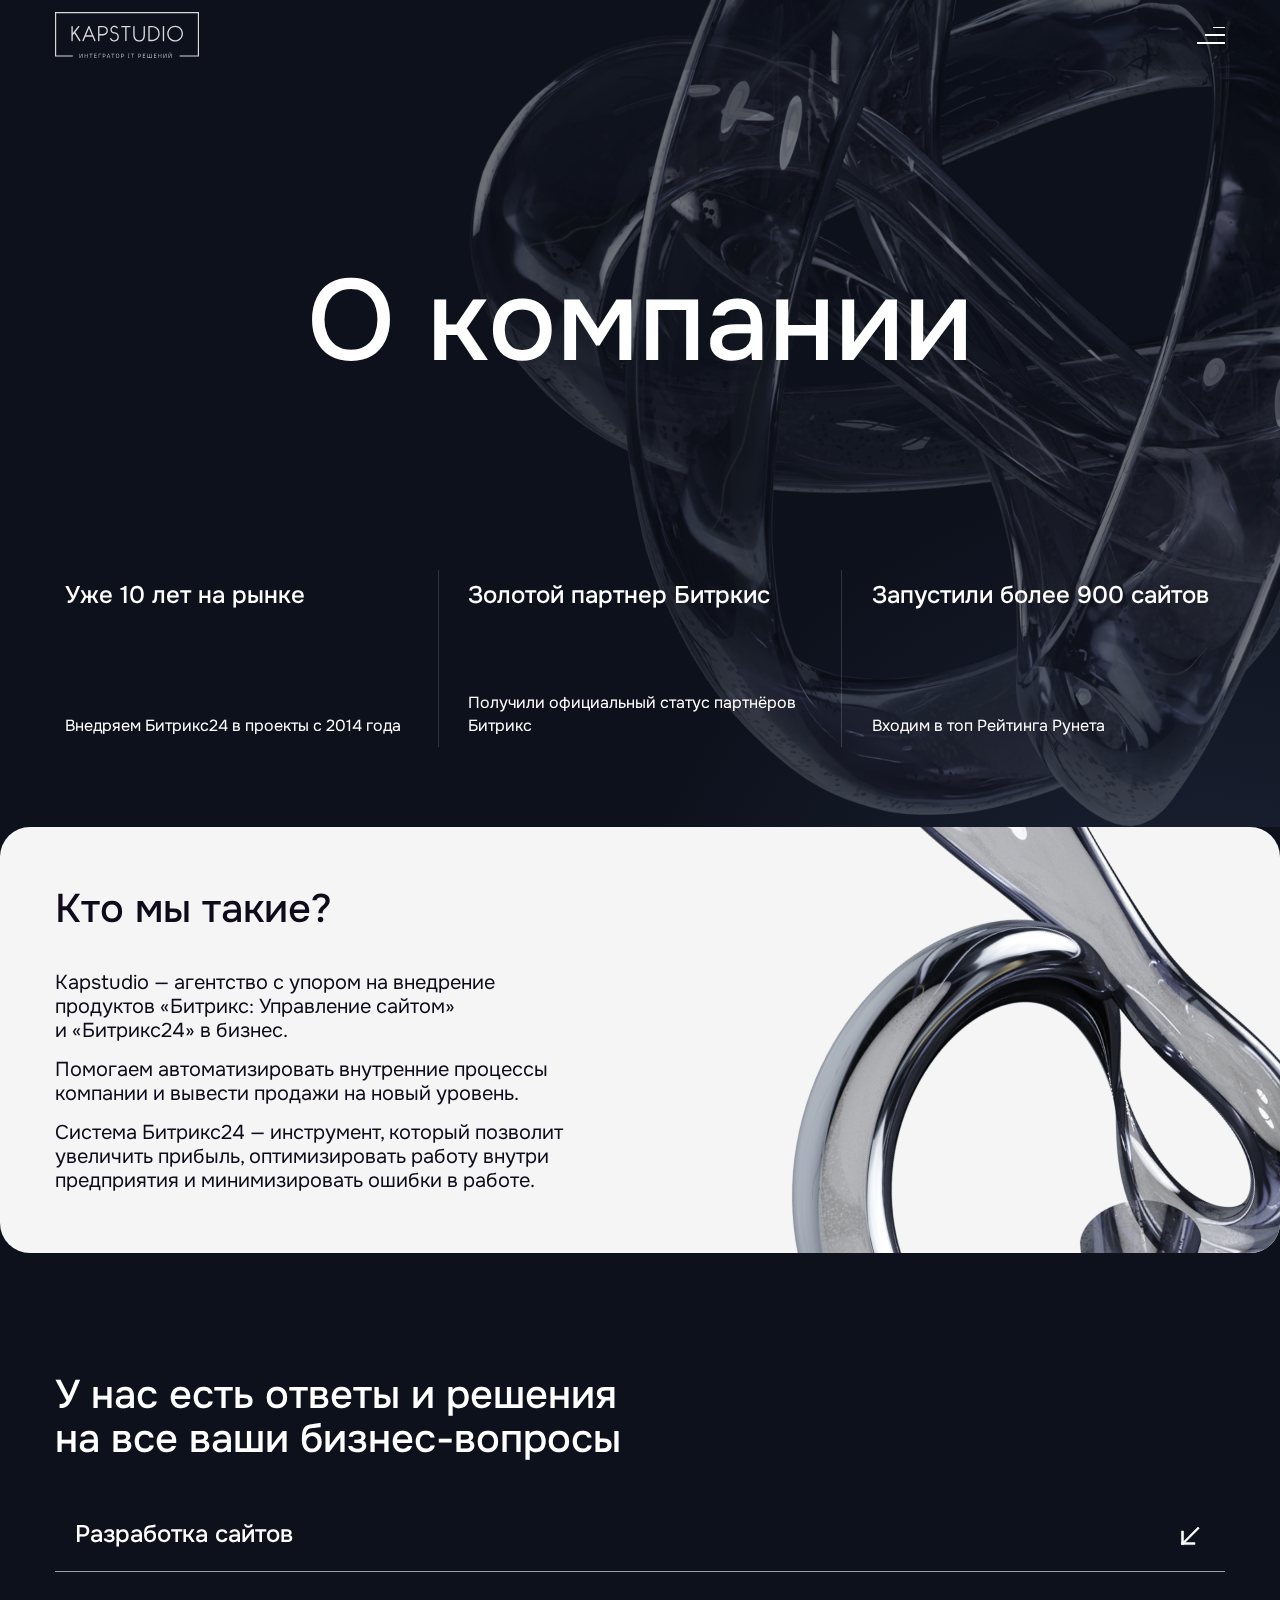
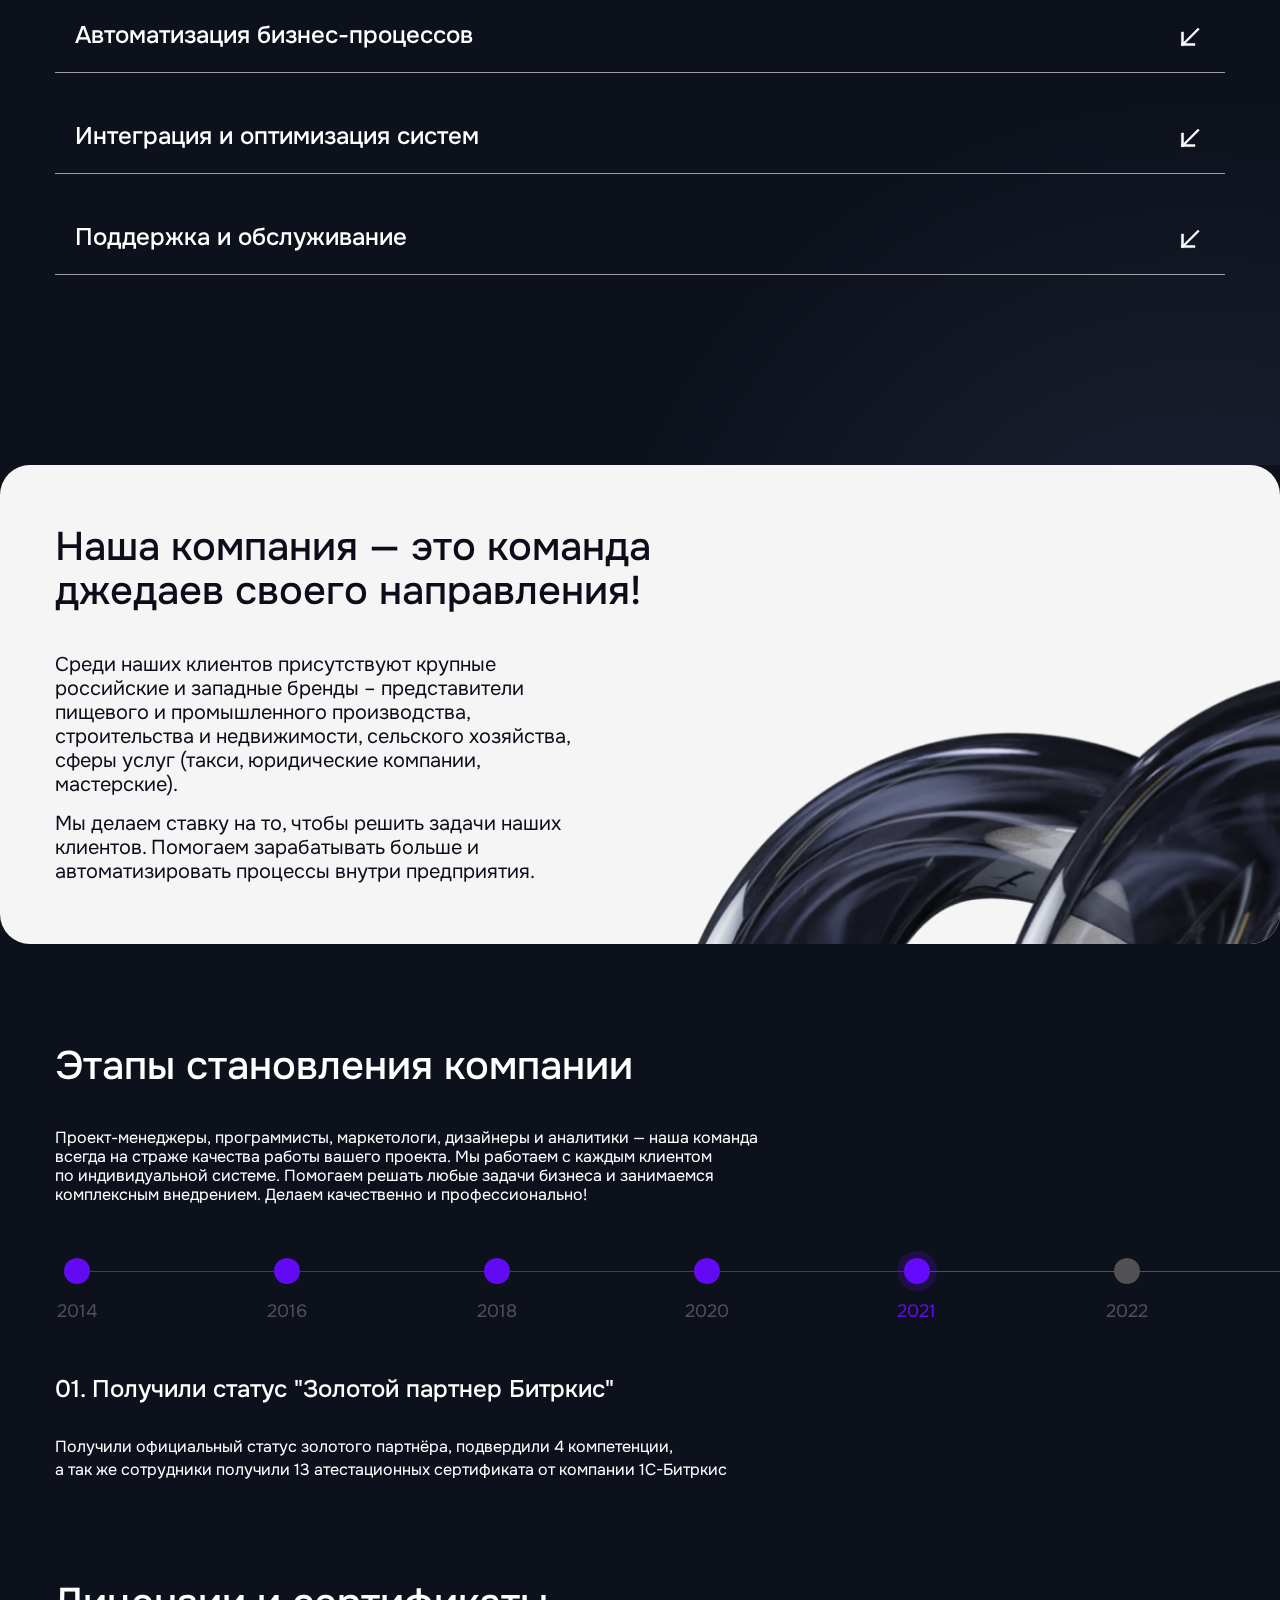
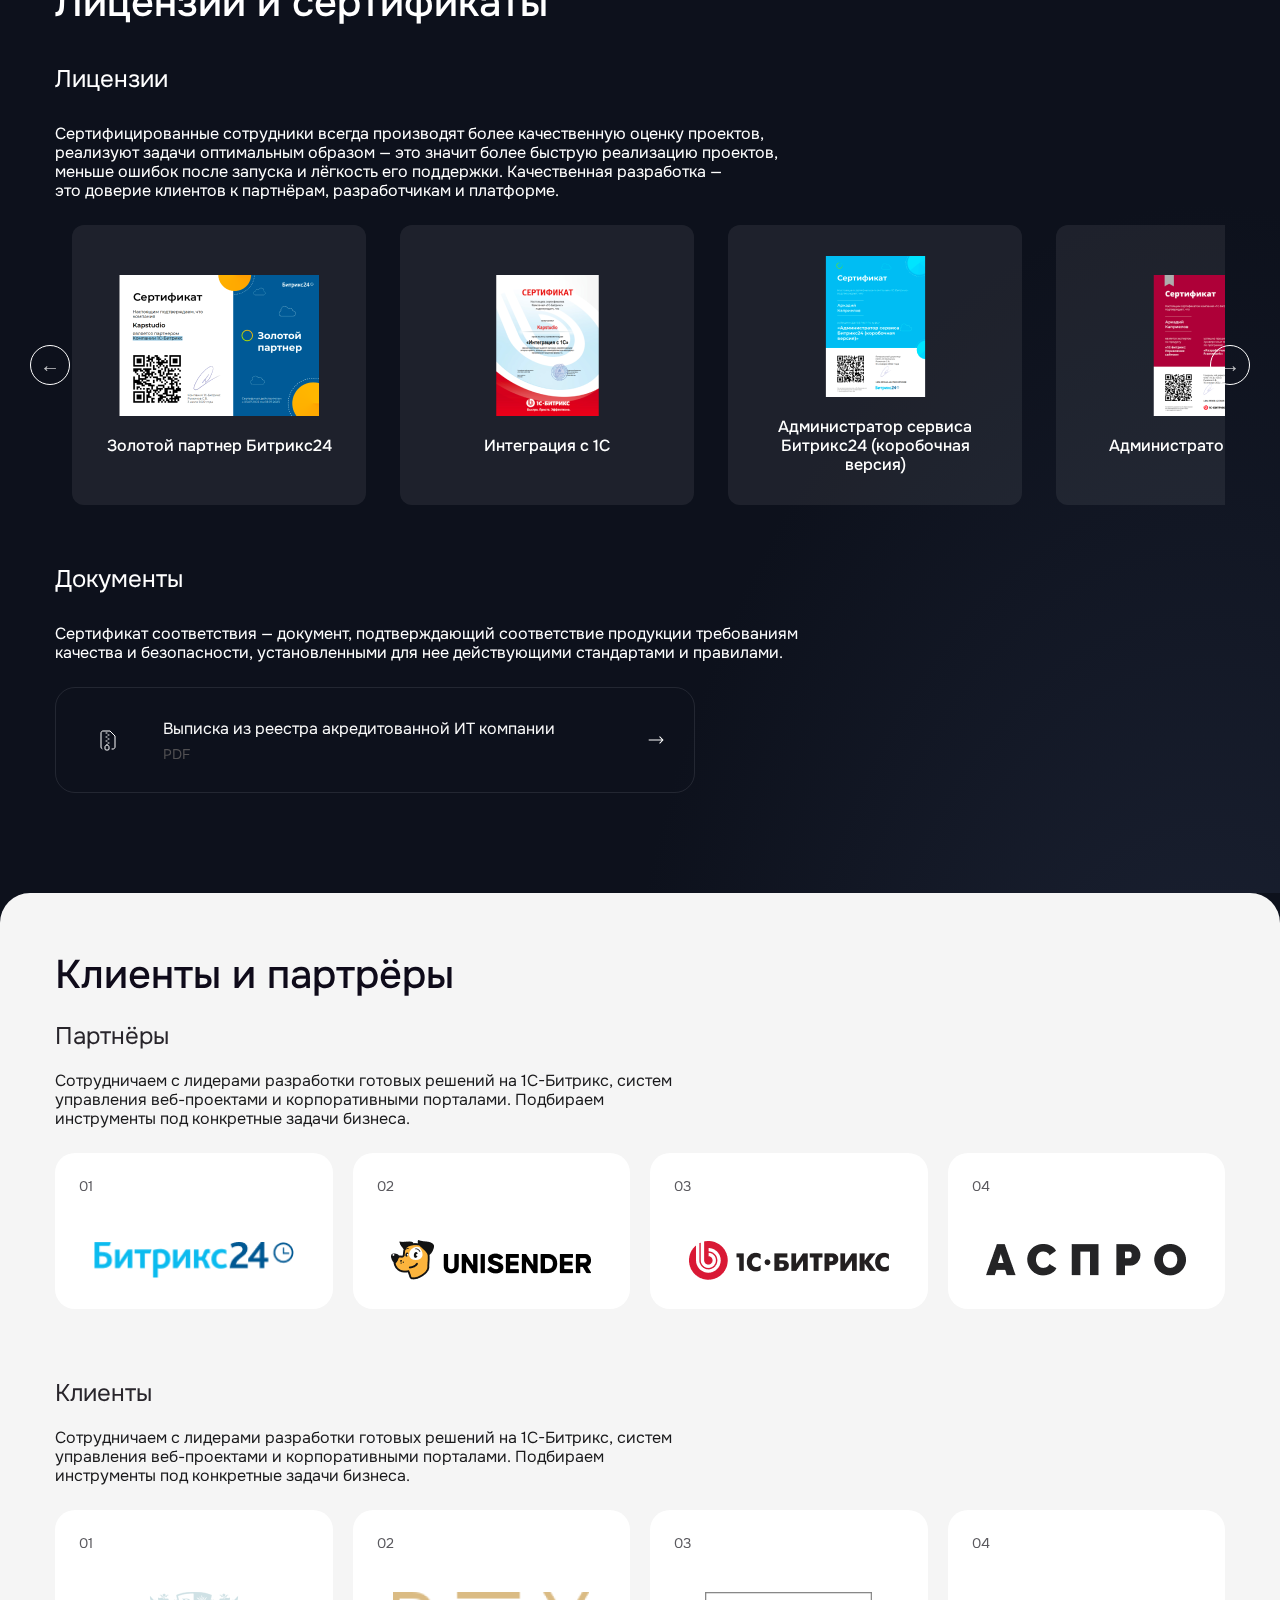
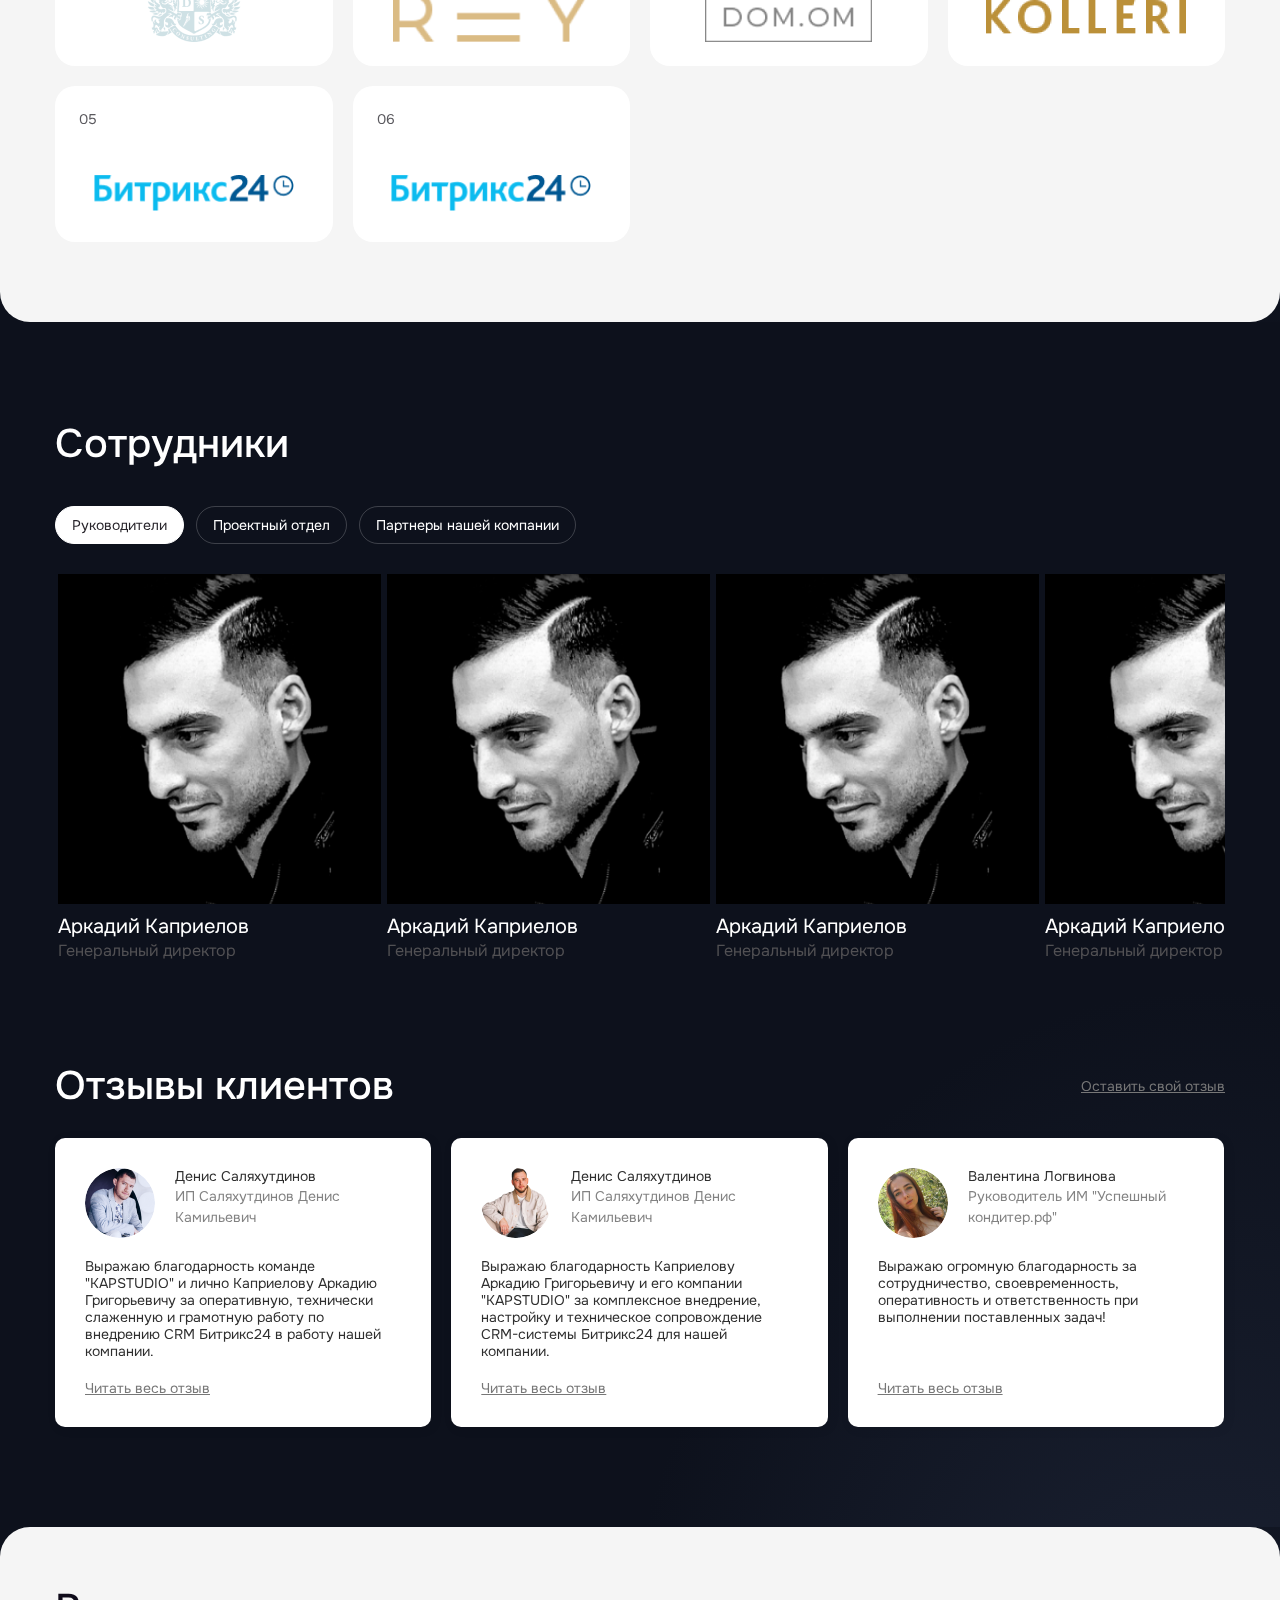
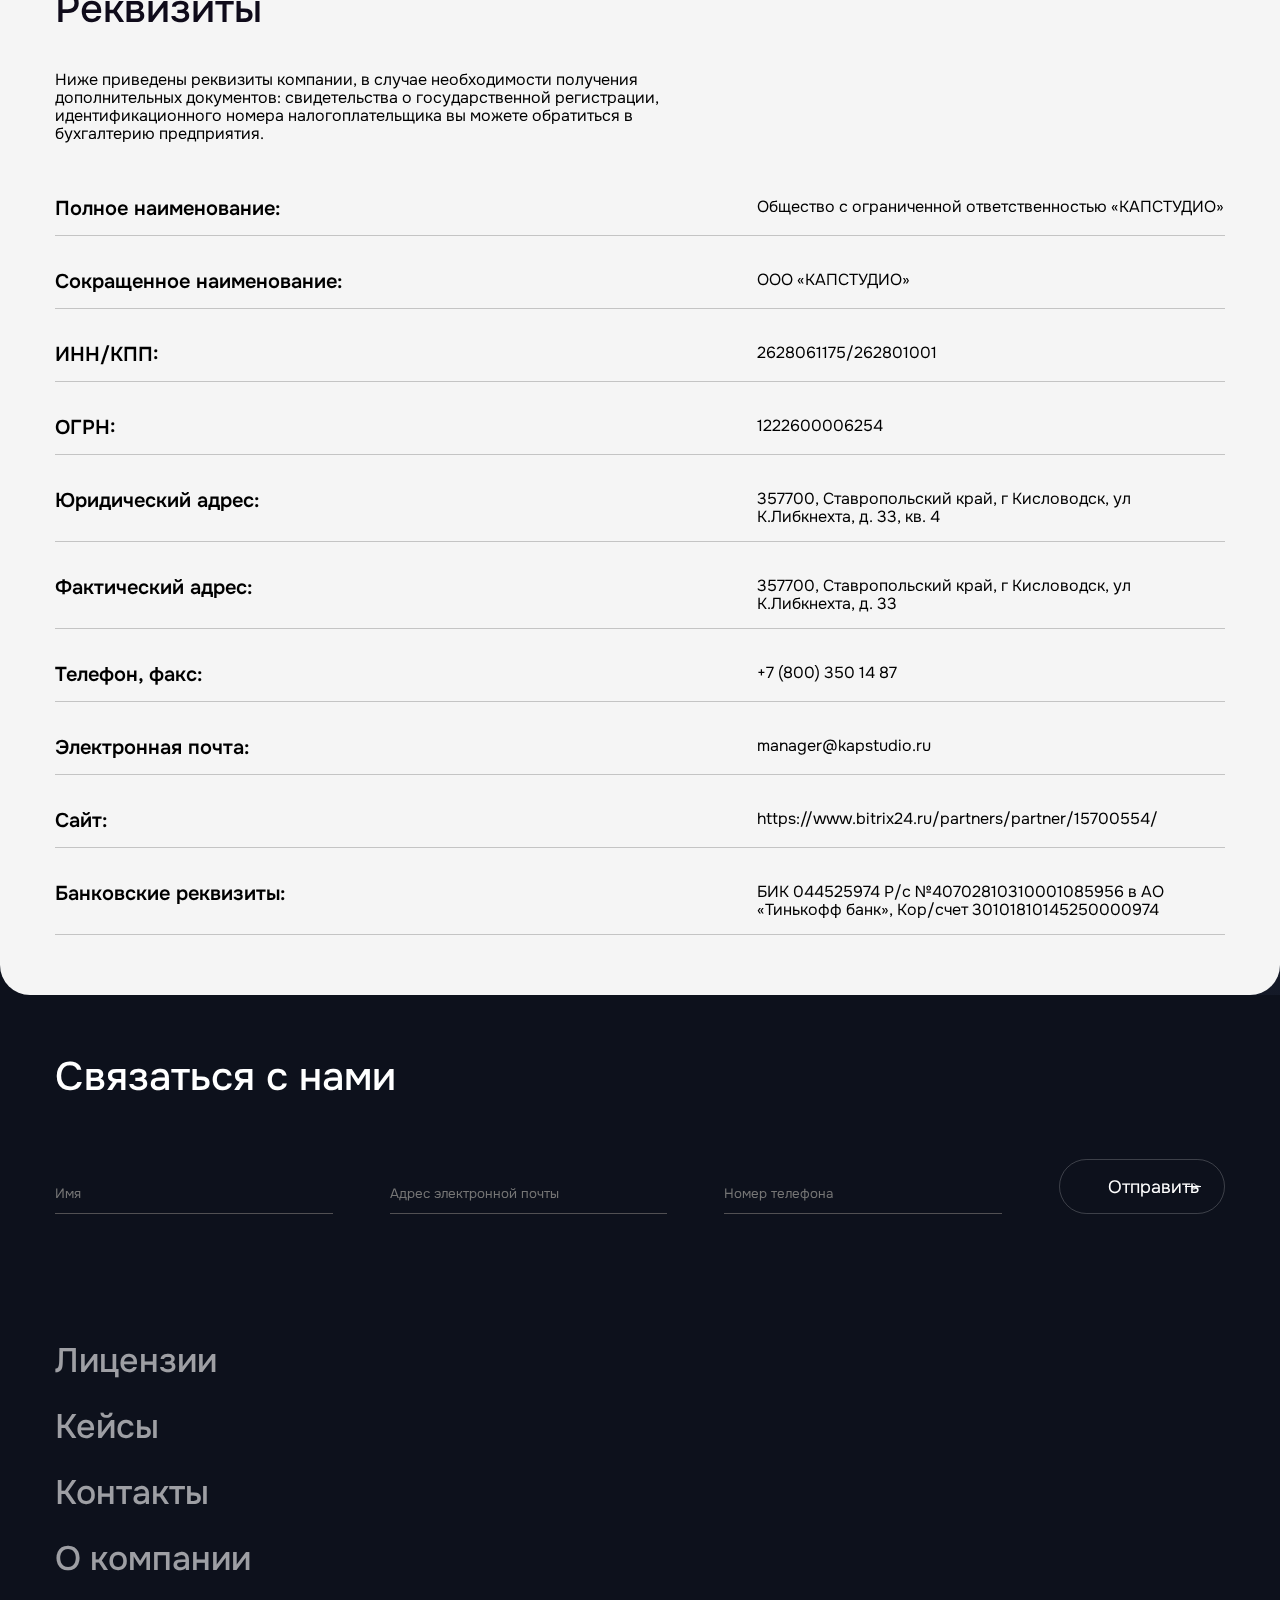
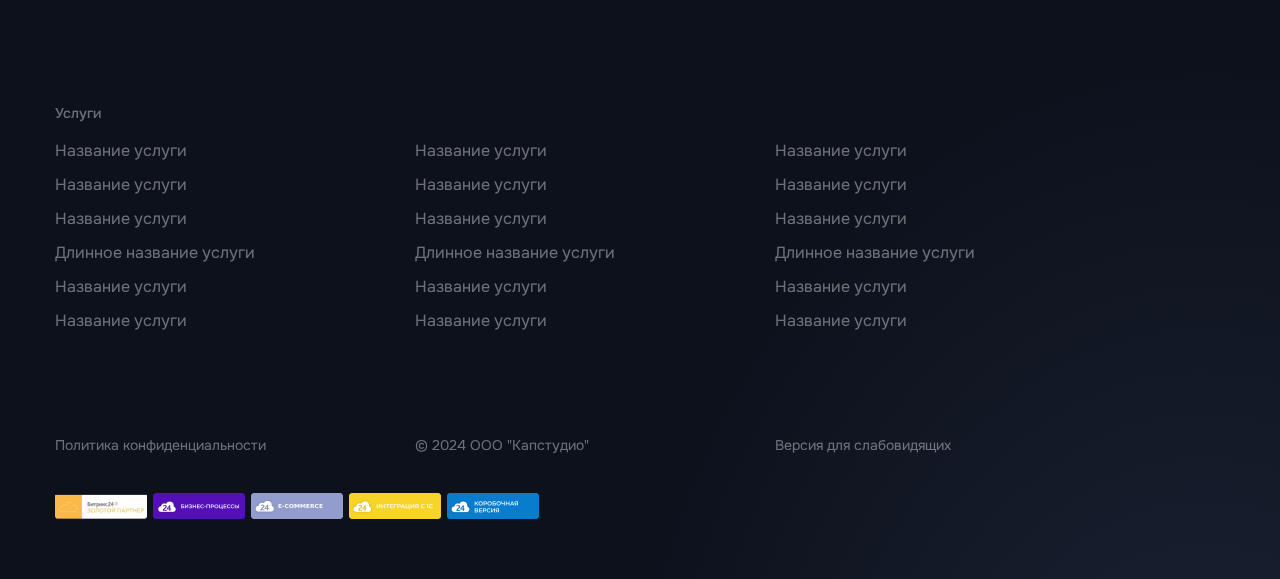
<file: about.html>
<!DOCTYPE html>
<html lang="ru">

<head>
  <meta charset="UTF-8">
  <meta http-equiv="X-UA-Compatible" content="IE=edge">
  <meta name="viewport" content="width=device-width, initial-scale=1.0">
  <link rel="preconnect" href="https://fonts.googleapis.com">
  <link rel="preconnect" href="https://fonts.gstatic.com" crossorigin>
  <link href="https://fonts.googleapis.com/css2?family=Onest:wght@100..900&display=swap" rel="stylesheet">
  <link rel="stylesheet" href="./js/slick_slider/slick-theme.css">
  <link rel="stylesheet" href="./js/slick_slider/slick.css">
  <link rel="stylesheet" href="./css/main.css">
  <link rel="stylesheet" href="https://cdn.jsdelivr.net/npm/@fancyapps/ui@5.0/dist/fancybox/fancybox.css" />
  <title>Kapstudio</title>
</head>

<body>
  <div class="pop_answer js_pop_answer">
    <div class="pop_answer_tittle">Форма успешно отправлена!</div>
    <p>Мы свяжемся с вами в течение 1 рабочего дня.</p>
  </div>

  <div class="container_pop_up js_pop_up">
    <div class="container_scroll">
      <div class="calculation_box">
        <div class="calculation_box_close js_poup_close"></div>
        <h3>Заказать расчет</h3>
        <span>Учтём ваши пожелания, подберём подходящее решение для вашего бизнеса и рассчитаем стоимость услуг</span>
        <form action="#">
          <input name="popup_name" type="text" placeholder="Имя" class="js_popup_name">
          <input name="popup_call" type="text" placeholder="Телефон" class="js_popup_call">
          <input name="popup_email" type="text" placeholder="Email" class="js_popup_email">
          <textarea name="popup_textarea" type="text" placeholder='Комментарий'></textarea>
          <div class="js_popup_error popup_error"></div>
          <div class="pop_up_box">
            <div class="pop_up_box_button">
              <input type="submit" name="submit" value="Отправить" class="js_popup_submit">
              <i></i>
            </div>
            <p>Нажимая на кнопку «отправить»
              вы соглашаетесь с политикой конфиденциальности</p>
          </div>
        </form>
        <div class="glass_pop_up"></div>
      </div>
    </div>
  </div>

  <div class="container_hidden">
    <div class="burger_menu js_burger_menu">
      <div class="container_content">
        <div class="burger_menu_close js_burger_menu_close"></div>
        <div class="footer_anim">
          <div class="footer_anim_item">
            <i>01</i>
            <a href="#">Лицензии</a>
          </div>
          <div class="footer_anim_item">
            <i>02</i>
            <a href="#">Кейсы</a>
          </div>
          <div class="footer_anim_item">
            <i>03</i>
            <a href="#">Контакты</a>
          </div>
          <div class="footer_anim_item">
            <i>04</i>
            <a href="#">О компании</a>
          </div>
        </div>
        <div class="footer_services">
          <div class="footer_services_tittle">Услуги</div>
          <div class="footer_services_flex">
            <div class="footer_services_flex_box">
              <a href="#">Название услуги</a>
              <a href="#">Название услуги</a>
              <a href="#">Название услуги</a>
              <a href="#">Длинное название услуги</a>
              <a href="#">Название услуги</a>
              <a href="#">Название услуги</a>
            </div>
            <div class="footer_services_flex_box">
              <a href="#">Название услуги</a>
              <a href="#">Название услуги</a>
              <a href="#">Название услуги</a>
              <a href="#">Длинное название услуги</a>
              <a href="#">Название услуги</a>
              <a href="#">Название услуги</a>
            </div>
            <div class="footer_services_flex_box">
              <a href="#">Название услуги</a>
              <a href="#">Название услуги</a>
              <a href="#">Название услуги</a>
              <a href="#">Длинное название услуги</a>
              <a href="#">Название услуги</a>
              <a href="#">Название услуги</a>
            </div>
          </div>
        </div>
    </div>
  </div>
    <header>
      <div class="container">
        <div class="container_content">
          <a href="#">
            <i><img src="./img/icon/logo_header.svg" alt="icon"></i>
          </a>
          <div class="header_box">
            <div class="header_box_gamburg js_header_box_gamburg">
              <span class="line_one"></span>
              <span class="line_too"></span>
              <span class="line_three"></span>
              </divclass>
            </div>
          </div>
        </div>
    </header>

    <section class="main js_main">
      <div class="main_glass about_glass_one js_parallax_one">
        <img src="./img/img/bg_main/11.png" alt="img">
      </div>
      <div class="container">
        <div class="container_content">
          <h1 class="center">О компании</h1>
          <div class="main_trigger standart_triger">
            <div class="main_trigger_item">
              <span>Уже 10 лет на рынке</span>
              <p>Внедряем Битрикс24 в проекты с 2014 года </p>
            </div>
            <div class="main_trigger_item">
              <span>Золотой партнер Битркис</span>
              <p>Получили официальный статус партнёров Битрикс</p>
            </div>
            <div class="main_trigger_item">
              <span>Запустили более 900 сайтов</span>
              <p>Входим в топ Рейтинга Рунета</p>
            </div>
            <div class="main_trigger_line">
              <span></span>
              <span></span>
              <span></span>
            </div>
          </div>
        </div>
      </div>
    </section>

    <section class="main_foo">
      <div class="container_content">
        <div class="about">
          <h3>Кто мы такие? </h3>
          <div class="about_discription">
            <p>Kapstudio — агентство с упором на внедрение продуктов «Битрикс: Управление сайтом» и «Битрикс24»
              в бизнес. </p>
            <p>Помогаем автоматизировать внутренние процессы компании и вывести продажи на новый уровень.</p>
            <p>Система Битрикс24 — инструмент, который позволит увеличить прибыль, оптимизировать работу внутри
              предприятия и минимизировать ошибки в работе.</p>
          </div>
        </div>

      </div>
      <div class="contact_foo_glass"></div>
    </section>

    <section class="main_three">
      <div class="container_content">
        <h3 class="short">У нас есть ответы и решения на все ваши бизнес-вопросы</h3>
        <div class="about_accardion" data-accordion="open">
          <div class="about_accardion_item">
            <span>Разработка сайтов</span>
            <p>Мы создаём современные, функциональные и привлекательные сайты, которые не только визуально
              привлекательны, но и максимально удобны в использовании для ваших клиентов. Независимо от того,
              нужен ли вам корпоративный сайт, интернет-магазин или лендинг-пейдж, мы готовы реализовать ваше видение
              и достичь ваших целей.</p>
            <i></i>
          </div>
          <div class="about_accardion_item">
            <span>Автоматизация бизнес-процессов</span>
            <p>Наша команда экспертов поможет вам автоматизировать повторяющиеся задачи, снизить человеческий фактор
              и увеличить производительность вашего бизнеса. Мы разработаем индивидуальные решения, которые позволят
              вам сосредоточиться на ключевых аспектах вашей деятельности, сэкономив время и ресурсы.</p>
            <i></i>
          </div>
          <div class="about_accardion_item">
            <span>Интеграция и оптимизация систем</span>
            <p>Мы поможем вам связать различные программные продукты и платформы в единое целое, обеспечивая более
              эффективный обмен данными и улучшая взаимодействие между различными системами. Мы учтём ваши потребности
              и предоставим индивидуальное решение, которое идеально соответствует вашему бизнесу.</p>
            <i></i>
          </div>
          <div class="about_accardion_item">
            <span>Поддержка и обслуживание</span>
            <p>Наша работа не заканчивается после завершения проекта. Мы готовы оказывать вам полную поддержку
              и техническое обслуживание, чтобы убедиться, что ваш сайт работает стабильно и без сбоев,
              а автоматизированные системы продолжают эффективно поддерживать ваш бизнес.</p>
            <i></i>
          </div>
        </div>
      </div>
    </section>


    <section class="main_foo">
      <div class="container_content">
        <div class="about">
          <h3 class="short">Наша компания — это команда джедаев своего направления! </h3>
          <div class="about_discription">
            <p>Среди наших клиентов присутствуют крупные российские и западные бренды – представители пищевого и
              промышленного производства, строительства и недвижимости, сельского хозяйства, сферы услуг (такси,
              юридические компании, мастерские). </p>
            <p>Мы делаем ставку на то, чтобы решить задачи наших клиентов. Помогаем зарабатывать больше и
              автоматизировать процессы внутри предприятия.</p>
          </div>
        </div>
      </div>
      <div class="about_foo_glass"></div>
    </section>

    <section class="main_three noscroll">
      <div class="container_content">
        <h3>Этапы становления компании</h3>
        <div class="about_subtittle">Проект-менеджеры, программисты, маркетологи, дизайнеры и аналитики — наша команда
          всегда на страже качества работы вашего проекта. Мы работаем с каждым клиентом по индивидуальной системе.
          Помогаем решать любые задачи бизнеса и занимаемся комплексным внедрением. Делаем качественно
          и профессионально!</div>

        <div class="about_tab">
          <div class="about_tab_box">
            <div class="about_tab_box_wrap">
              <div class="about_tab_box_stage passive js_about_tab_box_stage">
                <span></span>
                <p>2014</p>
              </div>
            </div>
            <div class="about_tab_box_line active js_about_tab_box_line"></div>
            <div class="about_tab_box_wrap">
              <div class="about_tab_box_stage passive js_about_tab_box_stage">
                <span></span>
                <p>2016</p>
              </div>
            </div>
            <div class="about_tab_box_line active js_about_tab_box_line"></div>
            <div class="about_tab_box_wrap">
              <div class="about_tab_box_stage passive js_about_tab_box_stage">
                <span></span>
                <p>2018</p>
              </div>
            </div>

            <div class="about_tab_box_line active js_about_tab_box_line"></div>
            <div class="about_tab_box_wrap">
              <div class="about_tab_box_stage passive js_about_tab_box_stage">
                <span></span>
                <p>2020</p>
              </div>
            </div>
            <div class="about_tab_box_line active js_about_tab_box_line"></div>
            <div class="about_tab_box_wrap">
              <div class="about_tab_box_stage active js_about_tab_box_stage">
                <span></span>
                <p>2021</p>
              </div>
            </div>
            <div class="about_tab_box_line js_about_tab_box_line"></div>
            <div class="about_tab_box_wrap">
              <div class="about_tab_box_stage js_about_tab_box_stage">
                <span></span>
                <p>2022</p>
              </div>
            </div>
            <div class="about_tab_box_line js_about_tab_box_line"></div>
            <div class="about_tab_box_wrap">
              <div class="about_tab_box_stage js_about_tab_box_stage">
                <span></span>
                <p>2024</p>
              </div>
            </div>
          </div>
        </div>
        <div class="about_data">
          <div class="about_data_item active js_about_data_item">
            <div class="about_data_item_tittle">01. Получили статус "Золотой партнер Битркис"</div>
            <p>Получили официальный статус золотого партнёра, подвердили 4 компетенции, а так же сотрудники получили
              13 атестационных сертификата от компании 1С-Битркис</p>
          </div>
          <div class="about_data_item js_about_data_item">
            <div class="about_data_item_tittle">02. Получили статус "Золотой партнер Битркис"</div>
            <p>Получили официальный статус золотого партнёра, подвердили 4 компетенции, а так же сотрудники получили
              13 атестационных сертификата от компании 1С-Битркис</p>
          </div>
          <div class="about_data_item js_about_data_item">
            <div class="about_data_item_tittle">03. Получили статус "Золотой партнер Битркис"</div>
            <p>Получили официальный статус золотого партнёра, подвердили 4 компетенции, а так же сотрудники получили
              13 атестационных сертификата от компании 1С-Битркис</p>
          </div>
          <div class="about_data_item js_about_data_item">
            <div class="about_data_item_tittle">04. Получили статус "Золотой партнер Битркис"</div>
            <p>Получили официальный статус золотого партнёра, подвердили 4 компетенции, а так же сотрудники получили
              13 атестационных сертификата от компании 1С-Битркис</p>
          </div>
          <div class="about_data_item js_about_data_item">
            <div class="about_data_item_tittle">05. Получили статус "Золотой партнер Битркис"</div>
            <p>Получили официальный статус золотого партнёра, подвердили 4 компетенции, а так же сотрудники получили
              13 атестационных сертификата от компании 1С-Битркис</p>
          </div>
          <div class="about_data_item js_about_data_item">
            <div class="about_data_item_tittle">06. Получили статус "Золотой партнер Битркис"</div>
            <p>Получили официальный статус золотого партнёра, подвердили 4 компетенции, а так же сотрудники получили
              13 атестационных сертификата от компании 1С-Битркис</p>
          </div>
          <div class="about_data_item js_about_data_item">
            <div class="about_data_item_tittle">07. Получили статус "Золотой партнер Битркис"</div>
            <p>Получили официальный статус золотого партнёра, подвердили 4 компетенции, а так же сотрудники получили
              13 атестационных сертификата от компании 1С-Битркис</p>
          </div>
        </div>
        <div class="licenses">
          <h3>Лицензии и сертификаты</h3>
          <div class="licenses_tittle">Лицензии</div>
          <p>Сертифицированные сотрудники всегда производят более качественную оценку проектов, реализуют задачи
            оптимальным образом — это значит более быструю реализацию проектов, меньше ошибок после запуска и лёгкость
            его поддержки. Качественная разработка — это доверие клиентов к партнёрам, разработчикам и платформе.</p>
          <div class="licenses_slider">
            <div class="licenses_slider_item">
              <div class="licenses_slider_item_box" data-fancybox="card" data-src='./img/img/licenses/1.png'>
                <img src="/img/img/licenses/1.png" alt="img">
                <span>Золотой партнер Битрикс24</span>
              </div>
            </div>
            <div class="licenses_slider_item">
              <div class="licenses_slider_item_box" data-fancybox="card" data-src='./img/img/licenses/2.png'>
                <img src="/img/img/licenses/2.png" alt="img">
                <span>Интеграция с 1С</span>
              </div>
            </div>
            <div class="licenses_slider_item">
              <div class="licenses_slider_item_box" data-fancybox="card" data-src='./img/img/licenses/3.png'>
                <img src="/img/img/licenses/3.png" alt="img">
                <span>Администратор сервиса Битрикс24 (коробочная версия)</span>
              </div>
            </div>
            <div class="licenses_slider_item">
              <div class="licenses_slider_item_box" data-fancybox="card" data-src='./img/img/licenses/4.png'>
                <img src="/img/img/licenses/4.png" alt="img">
                <span>Администратор. Бизнес</span>
              </div>
            </div>
            <div class="licenses_slider_item">
              <div class="licenses_slider_item_box" data-fancybox="card" data-src='./img/img/licenses/1.png'>
                <img src="/img/img/licenses/1.png" alt="img">
                <span>Золотой партнер Битрикс240</span>
              </div>
            </div>
          </div>
          <div class="licenses_tittle">Документы</div>
          <p>Сертификат соответствия — документ, подтверждающий соответствие продукции требованиям качества и
            безопасности, установленными для нее действующими стандартами и правилами.</p>
          <a href="/file/file.txt" class="licenses_pdf" download="">
            <i></i>
            <div>
              <span>Выписка из реестра акредитованной ИТ компании</span>
              <span>PDF</span>
            </div>
            <i></i>
          </a>
        </div>
      </div>
    </section>


    <section class="main_foo">
      <div class="container_content">
        <h3>Клиенты и партрёры</h3>
        <div class="about_clients_tittle">Партнёры</div>
        <p class="about_clients_subtittle">Сотрудничаем с лидерами разработки готовых решений на 1С-Битрикс, систем
          управления веб-проектами и корпоративными порталами. Подбираем инструменты под конкретные задачи бизнеса.</p>
        <div class="about_clients_box">
          <div class="about_clients_box_item">
            <span>01</span>
            <img src="/img/img/clients/1.png" alt="img">
          </div>
          <div class="about_clients_box_item">
            <span>02</span>
            <img src="/img/img/clients/2.png" alt="img">
          </div>
          <div class="about_clients_box_item">
            <span>03</span>
            <img src="/img/img/clients/3.png" alt="img">
          </div>
          <div class="about_clients_box_item">
            <span>04</span>
            <img src="/img/img/clients/4.png" alt="img">
          </div>
        </div>
        <div class="about_clients_tittle margin_top">Клиенты</div>
        <p class="about_clients_subtittle">Сотрудничаем с лидерами разработки готовых решений на 1С-Битрикс, систем
          управления веб-проектами и корпоративными порталами. Подбираем инструменты под конкретные задачи бизнеса.</p>
        <div class="about_clients_box">
          <div class="about_clients_box_item">
            <span>01</span>
            <img src="/img/img/clients/5.png" alt="img">
          </div>
          <div class="about_clients_box_item">
            <span>02</span>
            <img src="/img/img/clients/6.png" alt="img">
          </div>
          <div class="about_clients_box_item">
            <span>03</span>
            <img src="/img/img/clients/7.png" alt="img">
          </div>
          <div class="about_clients_box_item">
            <span>04</span>
            <img src="/img/img/clients/8.png" alt="img">
          </div>
          <div class="about_clients_box_item">
            <span>05</span>
            <img src="/img/img/clients/1.png" alt="img">
          </div>
          <div class="about_clients_box_item">
            <span>06</span>
            <img src="/img/img/clients/1.png" alt="img">
          </div>
        </div>
      </div>
    </section>

    <section class="main_three noscroll">
      <div class="container_content">
        <h3>Сотрудники</h3>
        <div class="employees_tab">
          <div class="employees_tab_item active js_employees_tab_item">
            Руководители
          </div>
          <div class="employees_tab_item js_employees_tab_item">
            Проектный отдел
          </div>
          <div class="employees_tab_item js_employees_tab_item">
            Партнеры нашей компании
          </div>
        </div>
        <div class="employees_content">
          <div class="employees_content_box one active js_employees_content_box">
            <div class="employees_content_box_wrap">
              <div class="employees_content_box_item">
                <img src="/img/img/employees/1.png" alt="img">
                <p>Аркадий Каприелов</p>
                <span>Генеральный директор</span>
              </div>
            </div>
            <div class="employees_content_box_wrap">
              <div class="employees_content_box_item">
                <img src="/img/img/employees/1.png" alt="img">
                <p>Аркадий Каприелов</p>
                <span>Генеральный директор</span>
              </div>
            </div>
            <div class="employees_content_box_wrap">
              <div class="employees_content_box_item">
                <img src="/img/img/employees/1.png" alt="img">
                <p>Аркадий Каприелов</p>
                <span>Генеральный директор</span>
              </div>
            </div>
            <div class="employees_content_box_wrap">
              <div class="employees_content_box_item">
                <img src="/img/img/employees/1.png" alt="img">
                <p>Аркадий Каприелов</p>
                <span>Генеральный директор</span>
              </div>
            </div>
            <div class="employees_content_box_wrap">
              <div class="employees_content_box_item">
                <img src="/img/img/employees/1.png" alt="img">
                <p>Аркадий Каприелов</p>
                <span>Генеральный директор</span>
              </div>
            </div>
          </div>
          <div class="employees_content_box too js_employees_content_box">
            <div class="employees_content_box_wrap">
              <div class="employees_content_box_item">
                <img src="/img/img/Glass1_main.png" alt="img">
                <p>Аркадий Каприелов</p>
                <span>Генеральный директор</span>
              </div>
            </div>
            <div class="employees_content_box_wrap">
              <div class="employees_content_box_item">
                <img src="/img/img/cases/2.png" alt="img">
                <p>Аркадий Каприелов</p>
                <span>Генеральный директор</span>
              </div>
            </div>
            <div class="employees_content_box_wrap">
              <div class="employees_content_box_item">
                <img src="/img/img/employees/1.png" alt="img">
                <p>Аркадий Каприелов</p>
                <span>Генеральный директор</span>
              </div>
            </div>
            <div class="employees_content_box_wrap">
              <div class="employees_content_box_item">
                <img src="/img/img/employees/1.png" alt="img">
                <p>Аркадий Каприелов</p>
                <span>Генеральный директор</span>
              </div>
            </div>
          </div>
          <div class="employees_content_box three js_employees_content_box">
            <div class="employees_content_box_wrap">
              <div class="employees_content_box_item">
                <img src="/img/img/development/Glass_one.png" alt="img">
                <p>Аркадий Каприелов</p>
                <span>Генеральный директор</span>
              </div>
            </div>
            <div class="employees_content_box_wrap">
              <div class="employees_content_box_item">
                <img src="/img/img/employees/1.png" alt="img">
                <p>Аркадий Каприелов</p>
                <span>Генеральный директор</span>
              </div>
            </div>
          </div>
        </div>
        <div class="reviews">
          <div class="reviews_tittle">
            <h3>Отзывы клиентов </h3>
            <a href="#">Оставить свой отзыв</a>
          </div>
          <div class="reviews_box">
            <div class="reviews_box_item">
              <div class="reviews_box_item_top">
                <div class="reviews_box_item_top_img">
                  <img src="/img/img/reviews/1.png" alt="img">
                </div>
                <div class="reviews_box_item_top_text">
                  <p>Денис Саляхутдинов</p>
                  <span>ИП Саляхутдинов Денис Камильевич</span>
                </div>
              </div>
              <div class="reviews_box_item_body">
                <p>Выражаю благодарность команде "KAPSTUDIO" и лично Каприелову Аркадию Григорьевичу за оперативную,
                  технически слаженную и грамотную работу по внедрению CRM Битрикс24 в работу нашей компании.</p>
                <a href="#">Читать весь отзыв</a>
              </div>
            </div>
            <div class="reviews_box_item">
              <div class="reviews_box_item_top">
                <div class="reviews_box_item_top_img">
                  <img src="/img/img/reviews/2.png" alt="img">
                </div>
                <div class="reviews_box_item_top_text">
                  <p>Денис Саляхутдинов</p>
                  <span>ИП Саляхутдинов Денис Камильевич</span>
                </div>
              </div>
              <div class="reviews_box_item_body">
                <p> Выражаю благодарность Каприелову Аркадию Григорьевичу и его компании "KAPSTUDIO" за комплексное
                  внедрение, настройку и техническое сопровождение CRM-системы Битрикс24 для нашей компании.</p>
                <a href="#">Читать весь отзыв</a>
              </div>
            </div>
            <div class="reviews_box_item">
              <div class="reviews_box_item_top">
                <div class="reviews_box_item_top_img">
                  <img src="/img/img/reviews/3.png" alt="img">
                </div>
                <div class="reviews_box_item_top_text">
                  <p>Валентина Логвинова</p>
                  <span>Руководитель ИМ "Успешный кондитер.рф"</span>
                </div>
              </div>
              <div class="reviews_box_item_body">
                <p>Выражаю огромную благодарность за сотрудничество, своевременность, оперативность и ответственность
                  при
                  выполнении поставленных задач!</p>
                <a href="#">Читать весь отзыв</a>
              </div>

            </div>
          </div>
        </div>
      </div>
    </section>

    <section class="main_foo">
      <div class="container_content">
        <h3>Реквизиты</h3>
        <p class="requisites_subtittle">Ниже приведены реквизиты компании, в случае необходимости получения
          дополнительных документов: свидетельства о государственной регистрации, идентификационного номера
          налогоплательщика вы можете обратиться в бухгалтерию предприятия. </p>
        <div class="requisites_item">
          <span>Полное наименование:</span>
          <p>Общество с ограниченной ответственностью «КАПСТУДИО»</p>
        </div>
        <div class="requisites_item">
          <span>Сокращенное наименование: </span>
          <p>ООО «КАПСТУДИО»</p>
        </div>
        <div class="requisites_item">
          <span>ИНН/КПП:</span>
          <p>2628061175/262801001</p>
        </div>
        <div class="requisites_item">
          <span>ОГРН:</span>
          <p>1222600006254</p>
        </div>
        <div class="requisites_item">
          <span>Юридический адрес:</span>
          <p>357700, Ставропольский край, г Кисловодск, ул К.Либкнехта, д. 33, кв. 4</p>
        </div>
        <div class="requisites_item">
          <span>Фактический адрес:</span>
          <p>357700, Ставропольский край, г Кисловодск, ул К.Либкнехта, д. 33</p>
        </div>
        <div class="requisites_item">
          <span>Телефон, факс:</span>
          <a href="tel:+78003501487">+7 (800) 350 14 87</a>
        </div>
        <div class="requisites_item">
          <span>Электронная почта:</span>
          <a href="mailto:manager@kapstudio.ru">manager@kapstudio.ru</a>
        </div>
        <div class="requisites_item">
          <span>Сайт:</span>
          <a href="https://www.bitrix24.ru/partners/partner/15700554/"
            target="_blank">https://www.bitrix24.ru/partners/partner/15700554/</a>
        </div>
        <div class="requisites_item">
          <span>Банковские реквизиты:</span>
          <p>БИК 044525974 Р/с №40702810310001085956 в АО «Тинькофф банк», Кор/счет 30101810145250000974</p>
        </div>
      </div>
    </section>



    <footer>
      <div class="container_content">
        <h3>Связаться с нами</h3>
        <form action="#">
          <div class="footer_form">
            <input type="text" name="name" placeholder="Имя" class="footer_form_input js_footer_name">
            <input type="text" name="email" placeholder="Адрес электронной почты"
              class="footer_form_input js_footer_email">
            <input type="text" name="tell" placeholder="Номер телефона" class="footer_form_input js_footer_call">
            <div class="footer_error js_footer_error"></div>
            <div class="footer_form_button">
              <input type="submit" name="button" value="Отправить"
                class="button_standart button_submit js_footer_submit">
            </div>
          </div>
        </form>
        <div class="footer_anim">
          <div class="footer_anim_item">
            <i>01</i>
            <a href="#">Лицензии</a>
          </div>
          <div class="footer_anim_item">
            <i>02</i>
            <a href="#">Кейсы</a>
          </div>
          <div class="footer_anim_item">
            <i>03</i>
            <a href="#">Контакты</a>
          </div>
          <div class="footer_anim_item">
            <i>04</i>
            <a href="#">О компании</a>
          </div>
        </div>
        <div class="footer_services">
          <div class="footer_services_tittle">Услуги</div>
          <div class="footer_services_flex">
            <div class="footer_services_flex_box">
              <a href="#">Название услуги</a>
              <a href="#">Название услуги</a>
              <a href="#">Название услуги</a>
              <a href="#">Длинное название услуги</a>
              <a href="#">Название услуги</a>
              <a href="#">Название услуги</a>
            </div>
            <div class="footer_services_flex_box">
              <a href="#">Название услуги</a>
              <a href="#">Название услуги</a>
              <a href="#">Название услуги</a>
              <a href="#">Длинное название услуги</a>
              <a href="#">Название услуги</a>
              <a href="#">Название услуги</a>
            </div>
            <div class="footer_services_flex_box">
              <a href="#">Название услуги</a>
              <a href="#">Название услуги</a>
              <a href="#">Название услуги</a>
              <a href="#">Длинное название услуги</a>
              <a href="#">Название услуги</a>
              <a href="#">Название услуги</a>
            </div>
          </div>
        </div>
        <div class="footer_copyright">
          <a href="#">Политика конфиденциальности</a>
          <p>© 2024 ООО "Капстудио"</p>
          <a href="#">Версия для слабовидящих</a>
        </div>
        <div class="footer_bottom">
          <img src="./img/img/footer/1.png" alt="icon">
          <img src="./img/img/footer/2.png" alt="icon">
          <img src="./img/img/footer/3.png" alt="icon">
          <img src="./img/img/footer/4.png" alt="icon">
          <img src="./img/img/footer/5.png" alt="icon">
        </div>
      </div>
    </footer>
  </div>


  <script src="https://ajax.googleapis.com/ajax/libs/jquery/3.1.1/jquery.min.js"></script>
  <script src="js/slick_slider/slick.js"></script>
  <script src="https://cdn.jsdelivr.net/npm/@fancyapps/ui@5.0/dist/fancybox/fancybox.umd.js"></script>
  <script src="./js/main.js"></script>
  <script src="./js/init.js"></script>

  <script>
    Fancybox.bind("[data-fancybox]", {

    });
  </script>

</body>

</html>
</file>
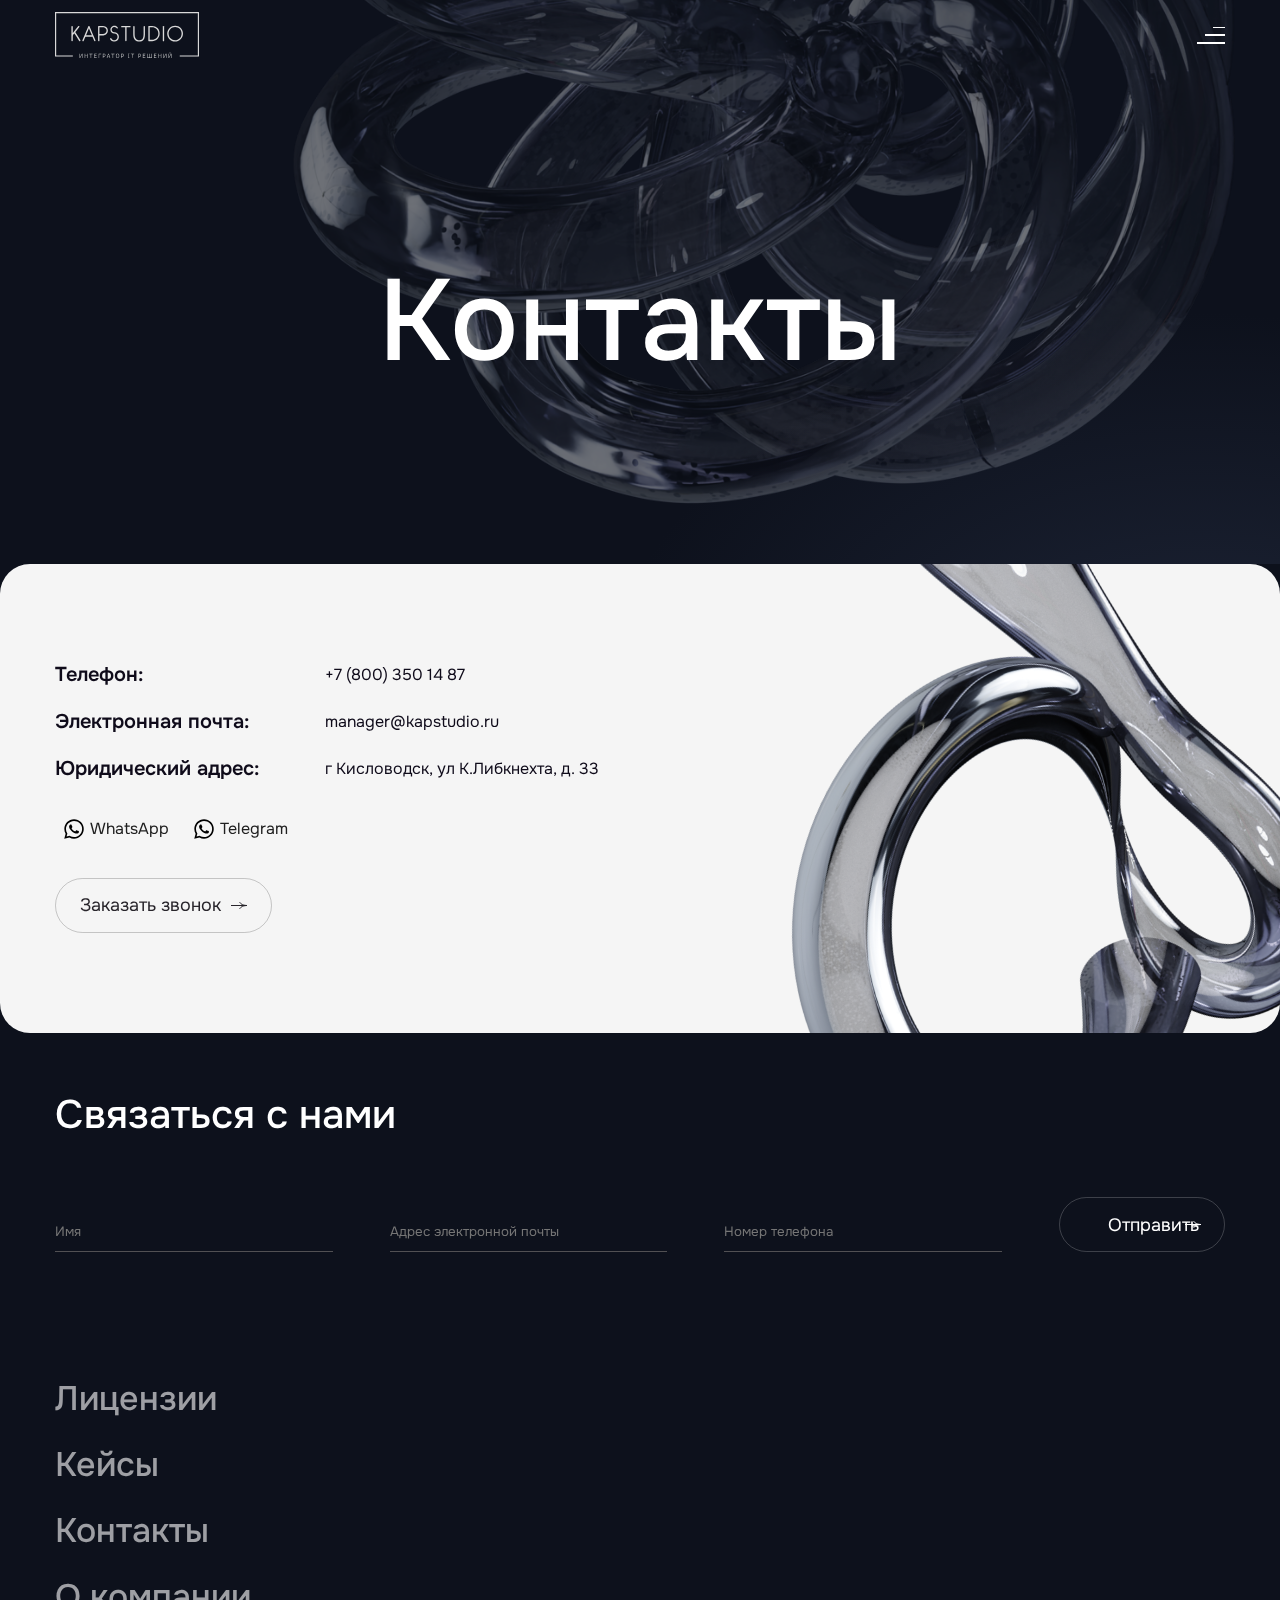
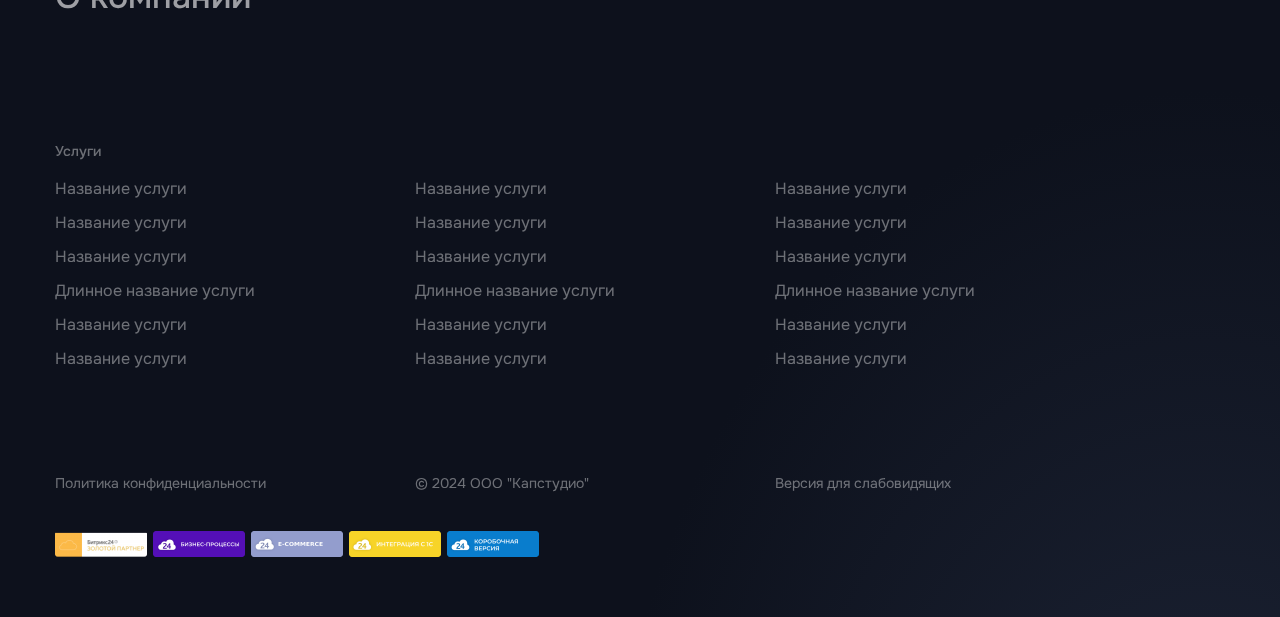
<file: contact.html>
<!DOCTYPE html>
<html lang="ru">

<head>
  <meta charset="UTF-8">
  <meta http-equiv="X-UA-Compatible" content="IE=edge">
  <meta name="viewport" content="width=device-width, initial-scale=1.0">
  <link rel="preconnect" href="https://fonts.googleapis.com">
  <link rel="preconnect" href="https://fonts.gstatic.com" crossorigin>
  <link href="https://fonts.googleapis.com/css2?family=Onest:wght@100..900&display=swap" rel="stylesheet">
  <link rel="stylesheet" href="./js/slick_slider/slick-theme.css">
  <link rel="stylesheet" href="./js/slick_slider/slick.css">
  <link rel="stylesheet" href="./css/main.css">
  <title>Kapstudio</title>
</head>

<body>

  <div class="pop_answer js_pop_answer">
    <div class="pop_answer_tittle">Форма успешно отправлена!</div>
    <p>Мы свяжемся с вами в течение 1 рабочего дня.</p>
  </div>

  <div class="container_pop_up js_pop_up">
    <div class="container_scroll">
      <div class="calculation_box">
        <div class="calculation_box_close js_poup_close"></div>
        <h3>Заказать расчет</h3>
        <span>Учтём ваши пожелания, подберём подходящее решение для вашего бизнеса и рассчитаем стоимость услуг</span>
        <form action="#">
          <input name="popup_name" type="text" placeholder="Имя" class="js_popup_name">
          <input name="popup_call" type="text" placeholder="Телефон" class="js_popup_call">
          <input name="popup_email" type="text" placeholder="Email" class="js_popup_email">
          <textarea name="popup_textarea" type="text" placeholder='Комментарий'></textarea>
          <div class="js_popup_error popup_error"></div>
          <div class="pop_up_box">
            <div class="pop_up_box_button">
              <input type="submit" name="submit" value="Отправить" class="js_popup_submit">
              <i></i>
            </div>
            <p>Нажимая на кнопку «отправить»
              вы соглашаетесь с политикой конфиденциальности</p>
          </div>
        </form>
        <div class="glass_pop_up"></div>
      </div>
    </div>
  </div>

  <div class="container_hidden">
    <div class="burger_menu js_burger_menu">
      <div class="container_content">
        <div class="burger_menu_close js_burger_menu_close"></div>
        <div class="footer_anim">
          <div class="footer_anim_item">
            <i>01</i>
            <a href="#">Лицензии</a>
          </div>
          <div class="footer_anim_item">
            <i>02</i>
            <a href="#">Кейсы</a>
          </div>
          <div class="footer_anim_item">
            <i>03</i>
            <a href="#">Контакты</a>
          </div>
          <div class="footer_anim_item">
            <i>04</i>
            <a href="#">О компании</a>
          </div>
        </div>
        <div class="footer_services">
          <div class="footer_services_tittle">Услуги</div>
          <div class="footer_services_flex">
            <div class="footer_services_flex_box">
              <a href="#">Название услуги</a>
              <a href="#">Название услуги</a>
              <a href="#">Название услуги</a>
              <a href="#">Длинное название услуги</a>
              <a href="#">Название услуги</a>
              <a href="#">Название услуги</a>
            </div>
            <div class="footer_services_flex_box">
              <a href="#">Название услуги</a>
              <a href="#">Название услуги</a>
              <a href="#">Название услуги</a>
              <a href="#">Длинное название услуги</a>
              <a href="#">Название услуги</a>
              <a href="#">Название услуги</a>
            </div>
            <div class="footer_services_flex_box">
              <a href="#">Название услуги</a>
              <a href="#">Название услуги</a>
              <a href="#">Название услуги</a>
              <a href="#">Длинное название услуги</a>
              <a href="#">Название услуги</a>
              <a href="#">Название услуги</a>
            </div>
          </div>
        </div>
    </div>
  </div>
    <header>
      <div class="container">
        <div class="container_content">
          <a href="#">
            <i><img src="./img/icon/logo_header.svg" alt="icon"></i>
          </a>
          <div class="header_box">
            <div class="header_box_gamburg js_header_box_gamburg">
              <span class="line_one"></span>
              <span class="line_too"></span>
              <span class="line_three"></span>
              </divclass>
            </div>
          </div>
        </div>
    </header>

    <section class="main js_main">
      <div class="main_glass launch_glass_one js_parallax_one">
        <img src="./img/img/bg_main/13.png" alt="img">
      </div>
      <div class="container">
        <div class="container_content">
          <h1 class="center">Контакты</h1>
        </div>
      </div>
    </section>

    <section class="main_foo">
      <div class="container_content">
        <div class="contact">
          <div class="contact_box">
            <span>Телефон: </span>
            <a href="tel:+78003501487">+7 (800) 350 14 87</a>
          </div>
          <div class="contact_box">
            <span>Электронная почта: </span>
            <a href="mailto:manager@kapstudio.ru">manager@kapstudio.ru</a>
          </div>
          <div class="contact_box">
            <span>Юридический адрес: </span>
            <p>г Кисловодск, ул К.Либкнехта, д. 33</p>
          </div>
          <div class="contact_social_network">
            <a href="#">
              <i></i>
              <span>WhatsApp</span>
            </a>
            <a href="#">
              <i></i>
              <span>Telegram</span>
            </a>
          </div>
          <div class="contact_button js_button">
            <p>Заказать звонок</p><i></i>
          </div>
        </div>

      </div>
      <div class="contact_foo_glass"></div>
    </section>

    <footer>
      <div class="container_content">
        <h3>Связаться с нами</h3>
        <form action="#">
          <div class="footer_form">
            <input type="text" name="name" placeholder="Имя" class="footer_form_input js_footer_name">
            <input type="text" name="email" placeholder="Адрес электронной почты" class="footer_form_input js_footer_email">
            <input type="text" name="tell" placeholder="Номер телефона" class="footer_form_input js_footer_call">
            <div class="footer_error js_footer_error"></div>
            <div class="footer_form_button">
              <input type="submit" name="button" value="Отправить" class="button_standart button_submit js_footer_submit">
            </div>
          </div>
        </form>
        <div class="footer_anim">
          <div class="footer_anim_item">
            <i>01</i>
            <a href="#">Лицензии</a>
          </div>
          <div class="footer_anim_item">
            <i>02</i>
            <a href="#">Кейсы</a>
          </div>
          <div class="footer_anim_item">
            <i>03</i>
            <a href="#">Контакты</a>
          </div>
          <div class="footer_anim_item">
            <i>04</i>
            <a href="#">О компании</a>
          </div>
        </div>
        <div class="footer_services">
          <div class="footer_services_tittle">Услуги</div>
          <div class="footer_services_flex">
            <div class="footer_services_flex_box">
              <a href="#">Название услуги</a>
              <a href="#">Название услуги</a>
              <a href="#">Название услуги</a>
              <a href="#">Длинное название услуги</a>
              <a href="#">Название услуги</a>
              <a href="#">Название услуги</a>
            </div>
            <div class="footer_services_flex_box">
              <a href="#">Название услуги</a>
              <a href="#">Название услуги</a>
              <a href="#">Название услуги</a>
              <a href="#">Длинное название услуги</a>
              <a href="#">Название услуги</a>
              <a href="#">Название услуги</a>
            </div>
            <div class="footer_services_flex_box">
              <a href="#">Название услуги</a>
              <a href="#">Название услуги</a>
              <a href="#">Название услуги</a>
              <a href="#">Длинное название услуги</a>
              <a href="#">Название услуги</a>
              <a href="#">Название услуги</a>
            </div>
          </div>
        </div>
        <div class="footer_copyright">
          <a href="#">Политика конфиденциальности</a>
          <p>© 2024 ООО "Капстудио"</p>
          <a href="#">Версия для слабовидящих</a>
        </div>
        <div class="footer_bottom">
          <img src="./img/img/footer/1.png" alt="icon">
          <img src="./img/img/footer/2.png" alt="icon">
          <img src="./img/img/footer/3.png" alt="icon">
          <img src="./img/img/footer/4.png" alt="icon">
          <img src="./img/img/footer/5.png" alt="icon">
        </div>
      </div>
    </footer>
  </div>


  <script src="https://ajax.googleapis.com/ajax/libs/jquery/3.1.1/jquery.min.js"></script>
  <script src="js/slick_slider/slick.js"></script>
  <script src="./js/main.js"></script>
  <script src="./js/init.js"></script>

</body>

</html>
</file>
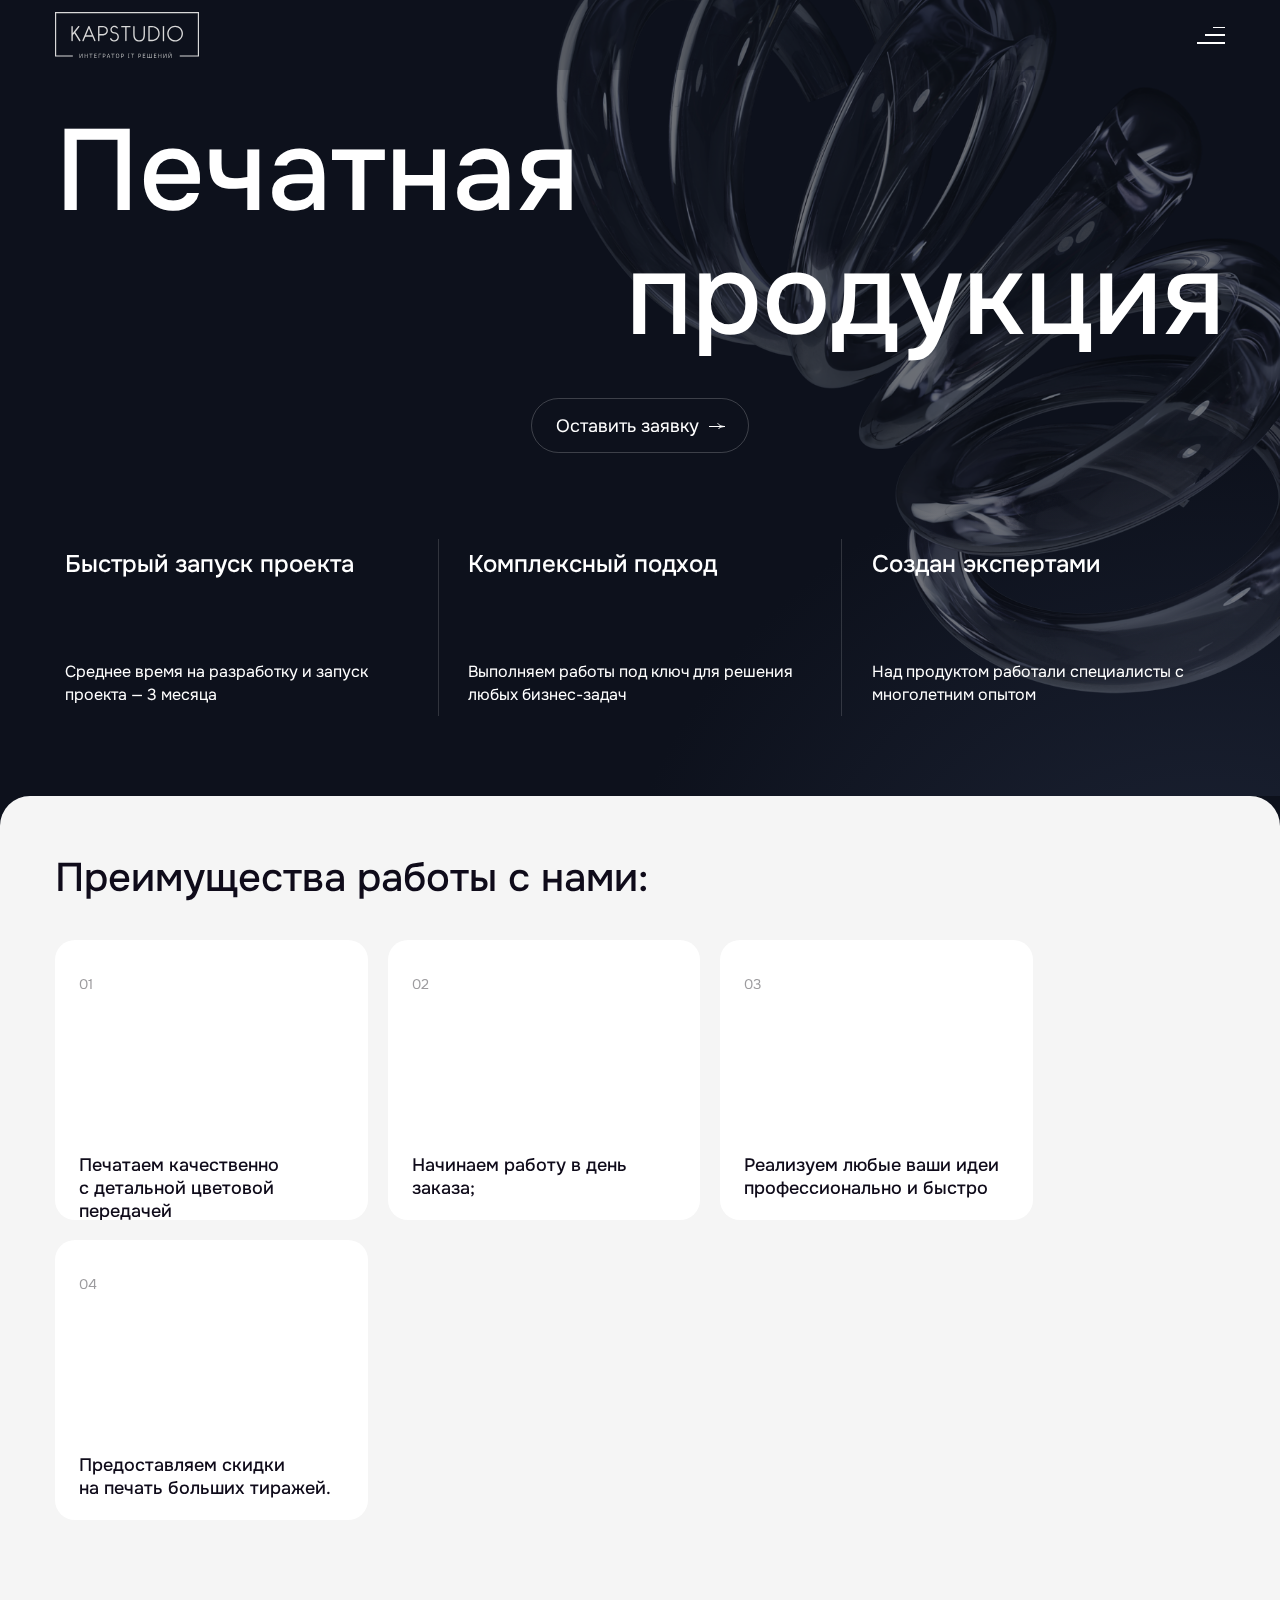
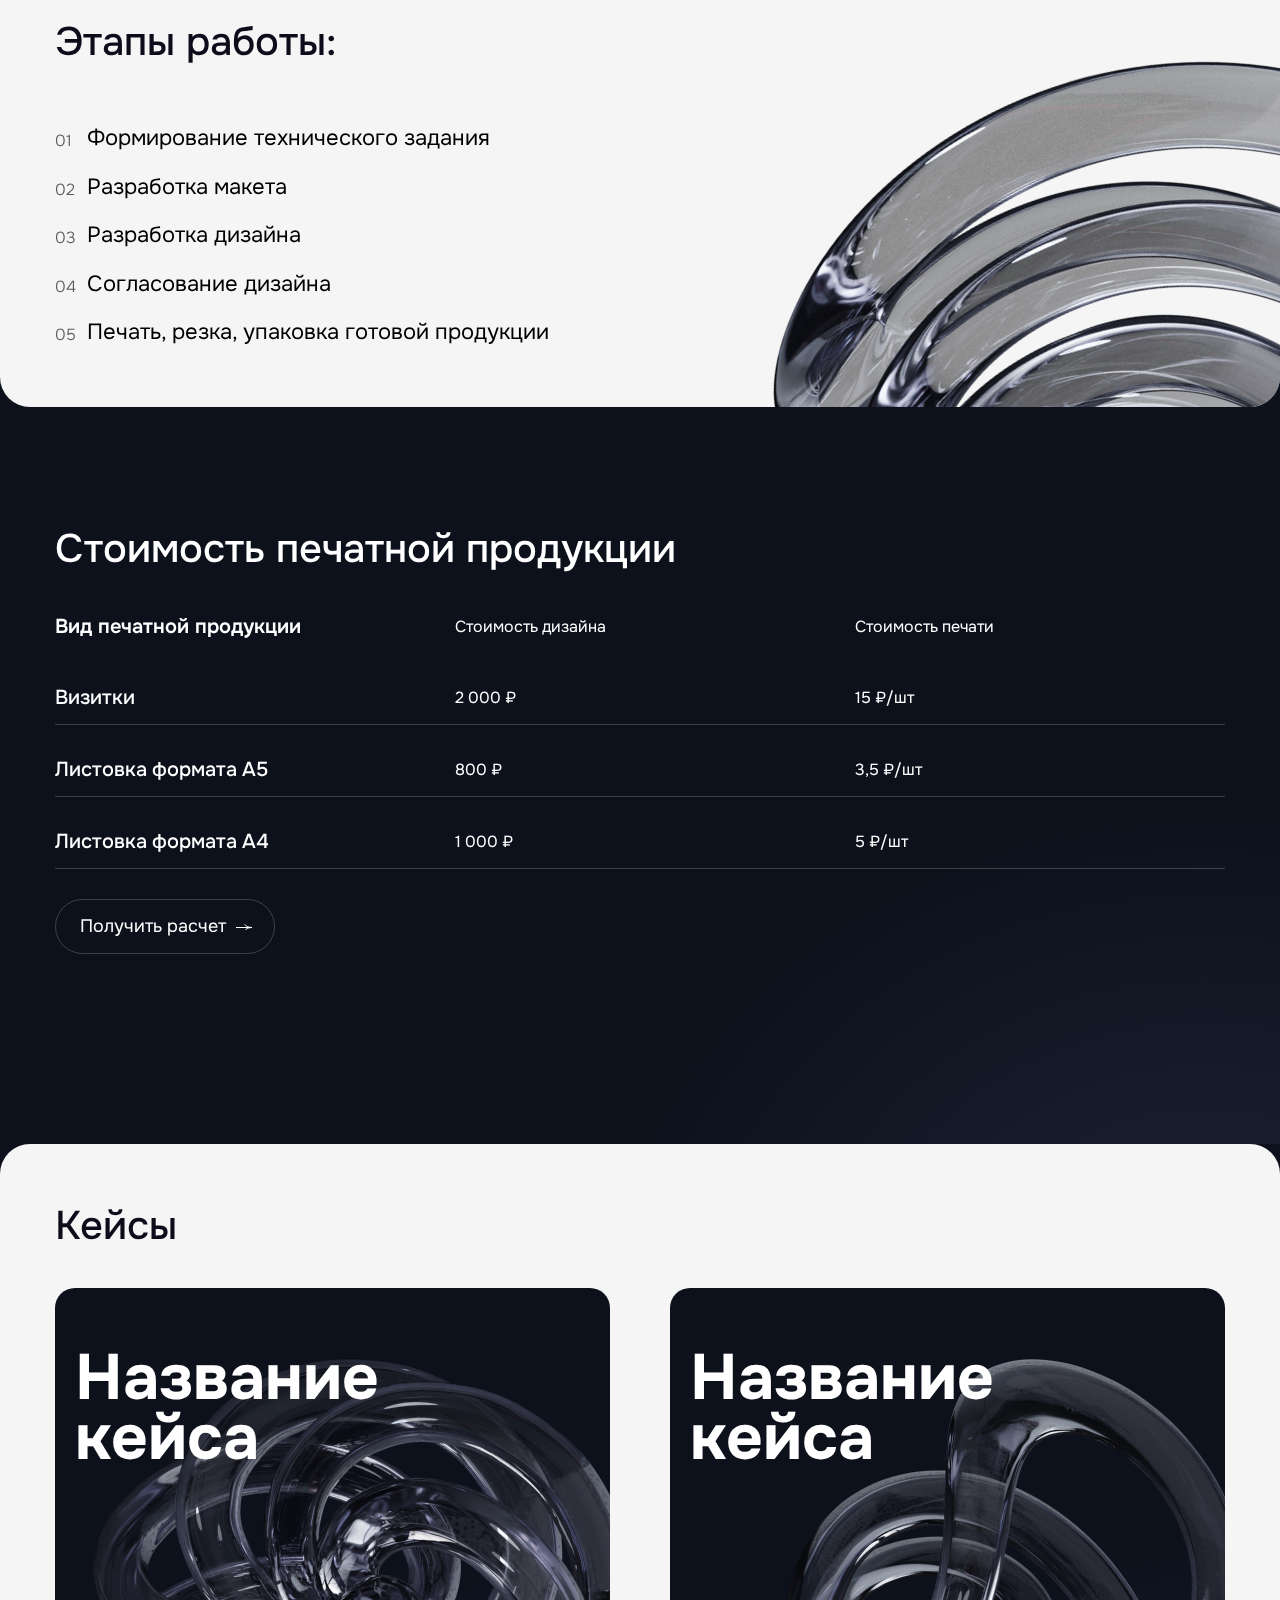
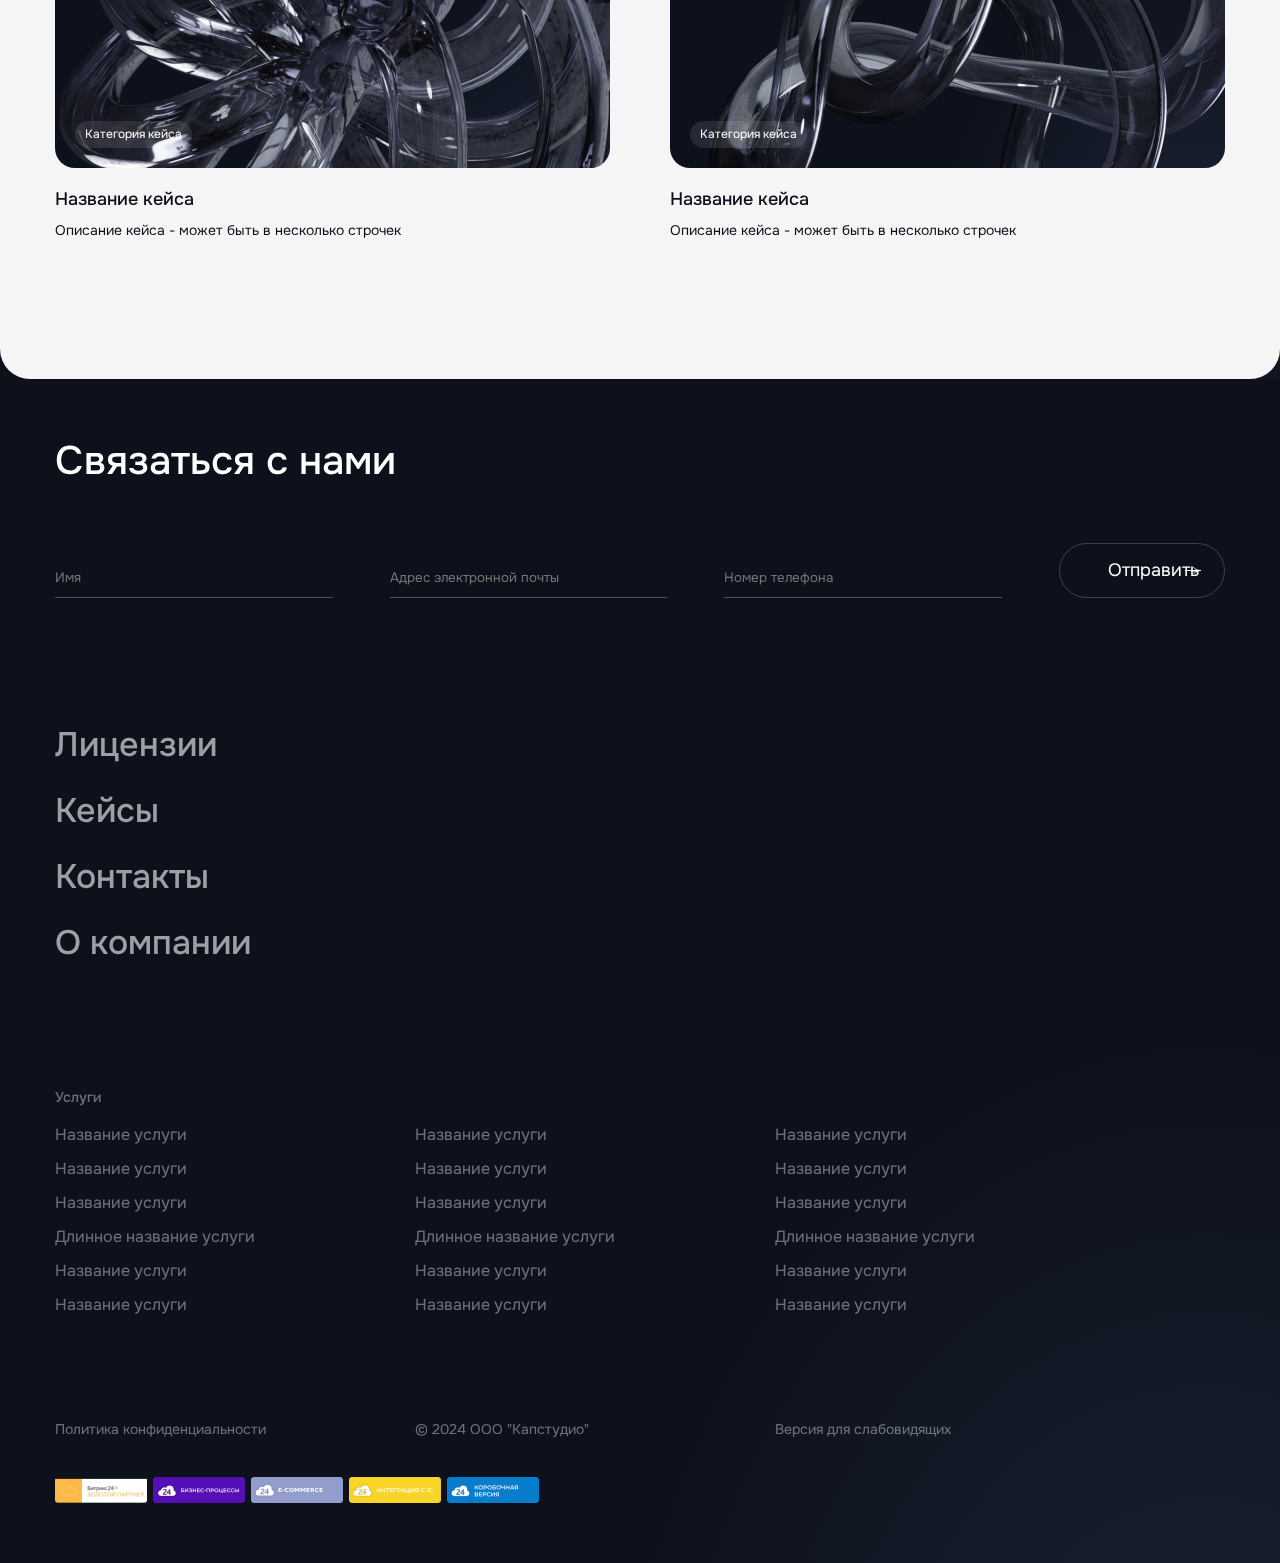
<file: printed.html>
<!DOCTYPE html>
<html lang="ru">

<head>
  <meta charset="UTF-8">
  <meta http-equiv="X-UA-Compatible" content="IE=edge">
  <meta name="viewport" content="width=device-width, initial-scale=1.0">
  <link rel="preconnect" href="https://fonts.googleapis.com">
  <link rel="preconnect" href="https://fonts.gstatic.com" crossorigin>
  <link href="https://fonts.googleapis.com/css2?family=Onest:wght@100..900&display=swap" rel="stylesheet">
  <link rel="stylesheet" href="./js/slick_slider/slick-theme.css">
  <link rel="stylesheet" href="./js/slick_slider/slick.css">
  <link rel="stylesheet" href="./css/main.css">
  <title>Kapstudio</title>
</head>

<body>

  <div class="pop_answer js_pop_answer">
    <div class="pop_answer_tittle">Форма успешно отправлена!</div>
    <p>Мы свяжемся с вами в течение 1 рабочего дня.</p>
  </div>

  <div class="container_pop_up js_pop_up">
    <div class="container_scroll">
      <div class="calculation_box">
        <div class="calculation_box_close js_poup_close"></div>
        <h3>Заказать расчет</h3>
        <span>Учтём ваши пожелания, подберём подходящее решение для вашего бизнеса и рассчитаем стоимость услуг</span>
        <form action="#">
          <input name="popup_name" type="text" placeholder="Имя" class="js_popup_name">
          <input name="popup_call" type="text" placeholder="Телефон" class="js_popup_call">
          <input name="popup_email" type="text" placeholder="Email" class="js_popup_email">
          <textarea name="popup_textarea" type="text" placeholder='Комментарий'></textarea>
          <div class="js_popup_error popup_error"></div>
          <div class="pop_up_box">
            <div class="pop_up_box_button">
              <input type="submit" name="submit" value="Отправить" class="js_popup_submit">
              <i></i>
            </div>
            <p>Нажимая на кнопку «отправить»
              вы соглашаетесь с политикой конфиденциальности</p>
          </div>
        </form>
        <div class="glass_pop_up"></div>
      </div>
    </div>
  </div>

  <div class="container_hidden">
    <div class="burger_menu js_burger_menu">
      <div class="container_content">
        <div class="burger_menu_close js_burger_menu_close"></div>
        <div class="footer_anim">
          <div class="footer_anim_item">
            <i>01</i>
            <a href="#">Лицензии</a>
          </div>
          <div class="footer_anim_item">
            <i>02</i>
            <a href="#">Кейсы</a>
          </div>
          <div class="footer_anim_item">
            <i>03</i>
            <a href="#">Контакты</a>
          </div>
          <div class="footer_anim_item">
            <i>04</i>
            <a href="#">О компании</a>
          </div>
        </div>
        <div class="footer_services">
          <div class="footer_services_tittle">Услуги</div>
          <div class="footer_services_flex">
            <div class="footer_services_flex_box">
              <a href="#">Название услуги</a>
              <a href="#">Название услуги</a>
              <a href="#">Название услуги</a>
              <a href="#">Длинное название услуги</a>
              <a href="#">Название услуги</a>
              <a href="#">Название услуги</a>
            </div>
            <div class="footer_services_flex_box">
              <a href="#">Название услуги</a>
              <a href="#">Название услуги</a>
              <a href="#">Название услуги</a>
              <a href="#">Длинное название услуги</a>
              <a href="#">Название услуги</a>
              <a href="#">Название услуги</a>
            </div>
            <div class="footer_services_flex_box">
              <a href="#">Название услуги</a>
              <a href="#">Название услуги</a>
              <a href="#">Название услуги</a>
              <a href="#">Длинное название услуги</a>
              <a href="#">Название услуги</a>
              <a href="#">Название услуги</a>
            </div>
          </div>
        </div>
    </div>
  </div>
    <header>
      <div class="container">
        <div class="container_content">
          <a href="#">
            <i><img src="./img/icon/logo_header.svg" alt="icon"></i>
          </a>
          <div class="header_box">
            <div class="header_box_gamburg js_header_box_gamburg">
              <span class="line_one"></span>
              <span class="line_too"></span>
              <span class="line_three"></span>
              </divclass>
            </div>
          </div>
        </div>
    </header>

    <section class="main js_main">
      <div class="main_glass printed_glass_one js_parallax_too">
        <img src="./img/img/bg_main/4.png" alt="img">
      </div>
      <div class="container">
        <div class="container_content">
          <h1>Печатная<span>продукция</span></h1>
          <div class="main_button button_standart js_button">
            <p>Оставить заявку</p><i></i>
          </div>
          <div class="main_trigger standart_triger">
            <div class="main_trigger_item">
              <span>Быстрый запуск проекта</span>
              <p>Среднее время на разработку и запуск проекта — 3 месяца</p>
            </div>
            <div class="main_trigger_item">
              <span>Комплексный подход</span>
              <p>Выполняем работы под ключ для решения любых бизнес-задач</p>
            </div>
            <div class="main_trigger_item">
              <span>Создан экспертами</span>
              <p>Над продуктом работали специалисты с многолетним опытом</p>
            </div>
            <div class="main_trigger_line">
              <span></span>
              <span></span>
              <span></span>
            </div>
          </div>
        </div>
      </div>
    </section>

    <section class="main_foo main_foo_min">
      <div class="container_content">
        <h3>Преимущества работы с нами:</h3>
        <div class="main_foo_services main_foo_services_min">
          <div class="main_foo_services_item">
            <div class="main_foo_services_item_top">
              <span>01</span>
              <i></i>
            </div>
            <div class="main_foo_services_item_content">
              <div class="main_foo_services_item_content_tittle">Печатаем качественно с детальной цветовой передачей
              </div>
              <p>Проанализируем Ваши процессы
                в компании и оцифруем их в понятном виде. Дадим рекомендации по улучшению, стратегию развития
                и оформим на "человеческом языке</p>
            </div>
          </div>
          <div class="main_foo_services_item">
            <div class="main_foo_services_item_top">
              <span>02</span>
              <i></i>
            </div>
            <div class="main_foo_services_item_content">
              <div class="main_foo_services_item_content_tittle">Начинаем работу в день заказа;</div>
              <p>Настроим Битрикс 24 как единый центр коммуникаций. Подключим все каналы коммуникации
                и обеспечим гарантированные ответ от Ваших сотрудников</p>
            </div>
          </div>
          <div class="main_foo_services_item">
            <div class="main_foo_services_item_top">
              <span>03</span>
              <i></i>
            </div>
            <div class="main_foo_services_item_content">
              <div class="main_foo_services_item_content_tittle">Реализуем любые ваши идеи профессионально и быстро
              </div>
              <p>Есть нестандартные задачи? Мы их решим. Создадим кастомные отчеты, интегрируем с любой версией 1С, и
                даже напишем для Вас приложение. Чтобы Ваш бизнес не ограничивал себя</p>
            </div>
          </div>
          <div class="main_foo_services_item">
            <div class="main_foo_services_item_top">
              <span>04</span>
              <i></i>
            </div>
            <div class="main_foo_services_item_content">
              <div class="main_foo_services_item_content_tittle">Предоставляем скидки на печать больших тиражей.</div>
              <p>Есть нестандартные задачи? Мы их решим. Создадим кастомные отчеты, интегрируем с любой версией 1С, и
                даже напишем для Вас приложение. Чтобы Ваш бизнес не ограничивал себя</p>
            </div>
          </div>
        </div>
        <h3>Этапы работы:</h3>
        <div class="design_foo">
          <div class="design_foo_box printed_foo_box">
            <span><b>01</b>Формирование технического задания</span>
            <span><b>02</b>Разработка макета</span>
            <span><b>03</b>Разработка дизайна</span>
            <span><b>04</b>Согласование дизайна</span>
            <span><b>05</b>Печать, резка, упаковка готовой продукции</span>
          </div>
        </div>
      </div>
      <div class="printed_foo_glass"></div>
    </section>


    <section class="main_three js_main_three">
      <div class="container_content">
        <h3>Стоимость печатной продукции </h3>
        <div class="printed_table_tittle">
          <span>Вид печатной продукции</span>
          <p>Стоимость дизайна</p>
          <p>Стоимость печати</p>
        </div>
        <div class="printed_table_row">
          <span>Визитки</span>
          <p>2 000 ₽</p>
          <p>15 ₽/шт</p>
        </div>
        <div class="printed_table_row">
          <span>Листовка формата А5 </span>
          <p>800 ₽</p>
          <p>3,5 ₽/шт</p>
        </div>
        <div class="printed_table_row">
          <span>Листовка формата А4 </span>
          <p>1 000 ₽</p>
          <p>5 ₽/шт</p>
        </div>
        <div class="main_three_button_box printed_three_button_box">
          <div class="main_three_button button_standart js_button">
            <p>Получить расчет</p><i></i>
          </div>
        </div>
      </div>
    </section>

    <section class="main_foo">
      <div class="container_content">
        <h3>Кейсы</h3>
        <div class="main_foo_cases development_cases">
          <div class="main_foo_cases_box">
            <div class="main_foo_cases_box_item">
              <a href="#" class="main_foo_cases_box_item_img">
                <div class="main_foo_cases_box_item_img_tittle">Название<span>кейса</span></div>
                <img class="main_foo_cases_box_item_img_pic" src="./img/img/cases/1.png" alt="img">
                <div class="main_foo_cases_box_item_img_category">Категория кейса</div>
              </a>
              <div class="main_foo_cases_box_item_tittle">Название кейса</div>
              <p>Описание кейса - может быть
                в несколько строчек</p>
            </div>
          </div>
          <div class="main_foo_cases_box">
            <div class="main_foo_cases_box_item">
              <a href="#" class="main_foo_cases_box_item_img">
                <div class="main_foo_cases_box_item_img_tittle">Название<span>кейса</span></div>
                <img class="main_foo_cases_box_item_img_pic" src="./img/img/cases/4.png" alt="img">
                <div class="main_foo_cases_box_item_img_category">Категория кейса</div>
              </a>
              <div class="main_foo_cases_box_item_tittle">Название кейса</div>
              <p>Описание кейса - может быть
                в несколько строчек</p>
            </div>
          </div>
        </div>
      </div>
    </section>



    <footer>
      <div class="container_content">
        <h3>Связаться с нами</h3>
        <form action="#">
          <div class="footer_form">
            <input type="text" name="name" placeholder="Имя" class="footer_form_input js_footer_name">
            <input type="text" name="email" placeholder="Адрес электронной почты" class="footer_form_input js_footer_email">
            <input type="text" name="tell" placeholder="Номер телефона" class="footer_form_input js_footer_call">
            <div class="footer_error js_footer_error"></div>
            <div class="footer_form_button">
              <input type="submit" name="button" value="Отправить" class="button_standart button_submit js_footer_submit">
            </div>
          </div>
        </form>
        <div class="footer_anim">
          <div class="footer_anim_item">
            <i>01</i>
            <a href="#">Лицензии</a>
          </div>
          <div class="footer_anim_item">
            <i>02</i>
            <a href="#">Кейсы</a>
          </div>
          <div class="footer_anim_item">
            <i>03</i>
            <a href="#">Контакты</a>
          </div>
          <div class="footer_anim_item">
            <i>04</i>
            <a href="#">О компании</a>
          </div>
        </div>
        <div class="footer_services">
          <div class="footer_services_tittle">Услуги</div>
          <div class="footer_services_flex">
            <div class="footer_services_flex_box">
              <a href="#">Название услуги</a>
              <a href="#">Название услуги</a>
              <a href="#">Название услуги</a>
              <a href="#">Длинное название услуги</a>
              <a href="#">Название услуги</a>
              <a href="#">Название услуги</a>
            </div>
            <div class="footer_services_flex_box">
              <a href="#">Название услуги</a>
              <a href="#">Название услуги</a>
              <a href="#">Название услуги</a>
              <a href="#">Длинное название услуги</a>
              <a href="#">Название услуги</a>
              <a href="#">Название услуги</a>
            </div>
            <div class="footer_services_flex_box">
              <a href="#">Название услуги</a>
              <a href="#">Название услуги</a>
              <a href="#">Название услуги</a>
              <a href="#">Длинное название услуги</a>
              <a href="#">Название услуги</a>
              <a href="#">Название услуги</a>
            </div>
          </div>
        </div>
        <div class="footer_copyright">
          <a href="#">Политика конфиденциальности</a>
          <p>© 2024 ООО "Капстудио"</p>
          <a href="#">Версия для слабовидящих</a>
        </div>
        <div class="footer_bottom">
          <img src="./img/img/footer/1.png" alt="icon">
          <img src="./img/img/footer/2.png" alt="icon">
          <img src="./img/img/footer/3.png" alt="icon">
          <img src="./img/img/footer/4.png" alt="icon">
          <img src="./img/img/footer/5.png" alt="icon">
        </div>
      </div>
    </footer>
  </div>


  <script src="https://ajax.googleapis.com/ajax/libs/jquery/3.1.1/jquery.min.js"></script>
  <script src="js/slick_slider/slick.js"></script>
  <script src="./js/main.js"></script>
  <script src="./js/init.js"></script>

</body>

</html>
</file>
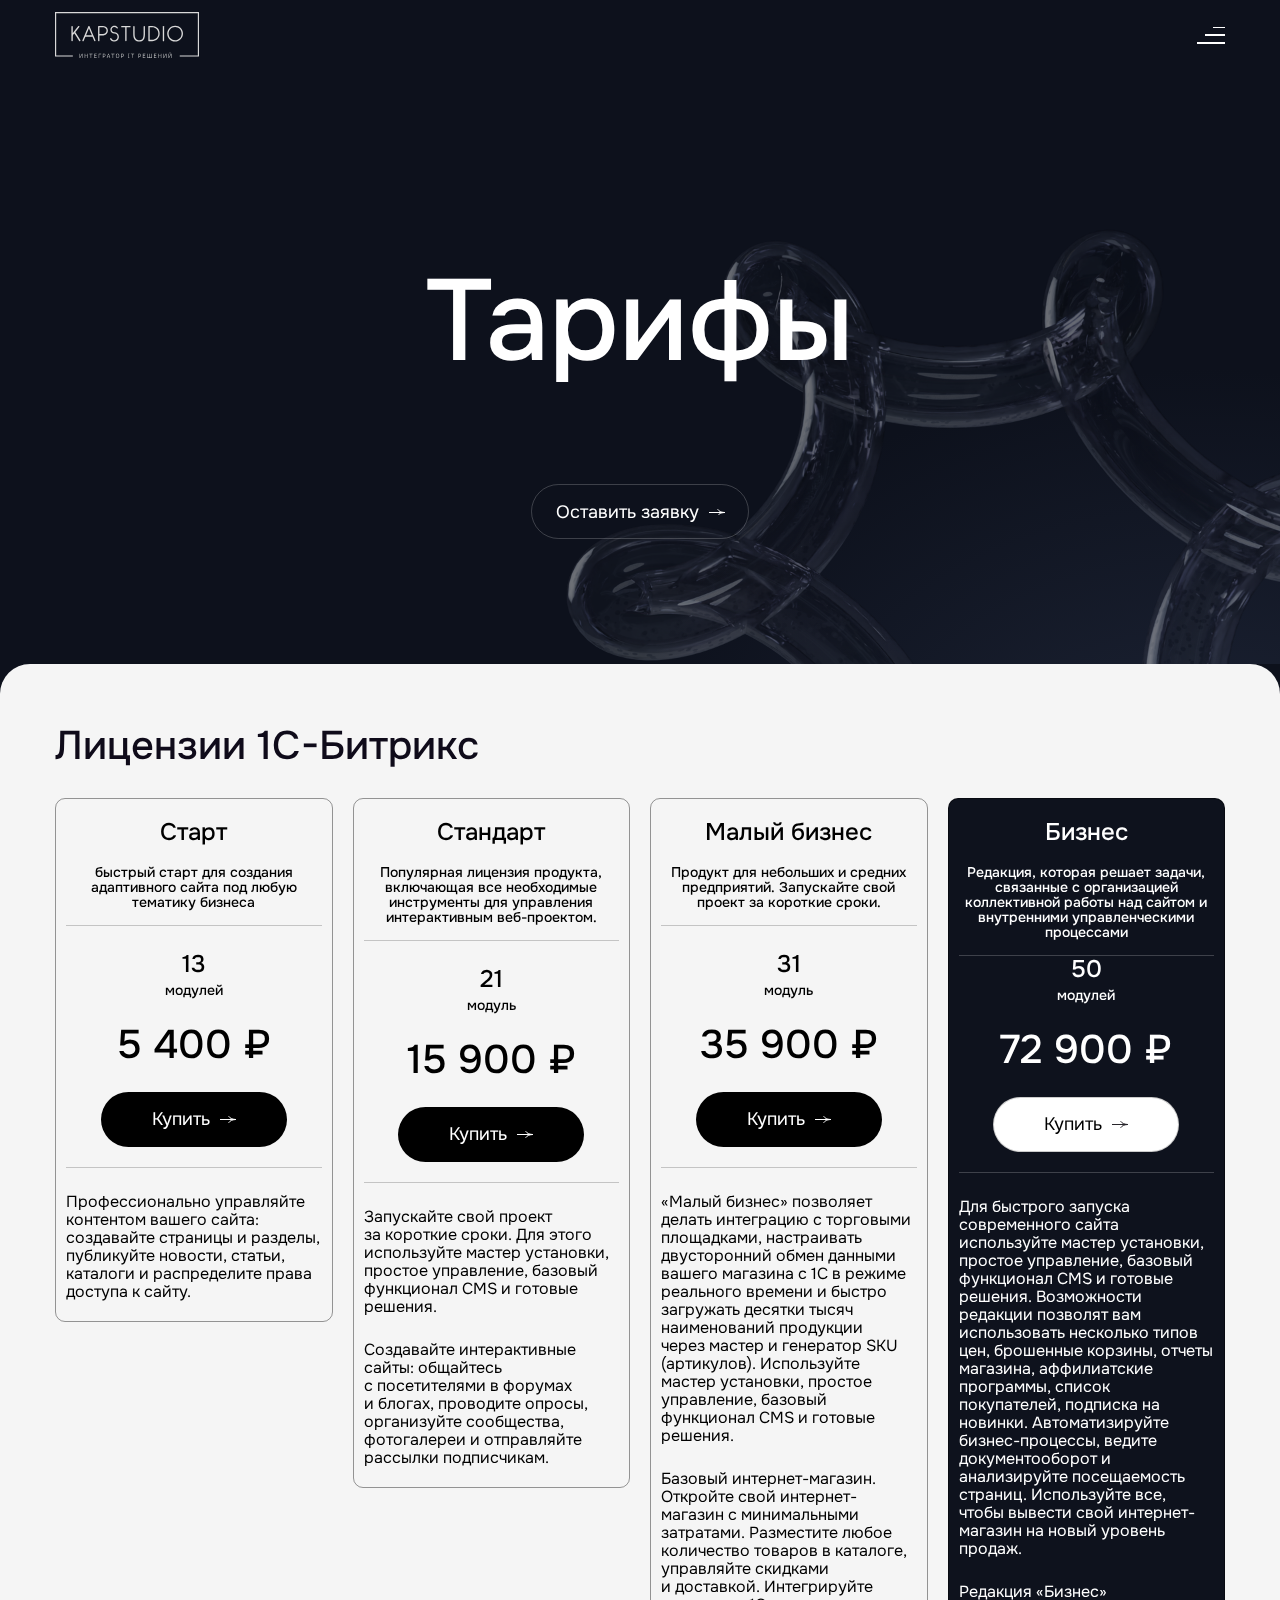
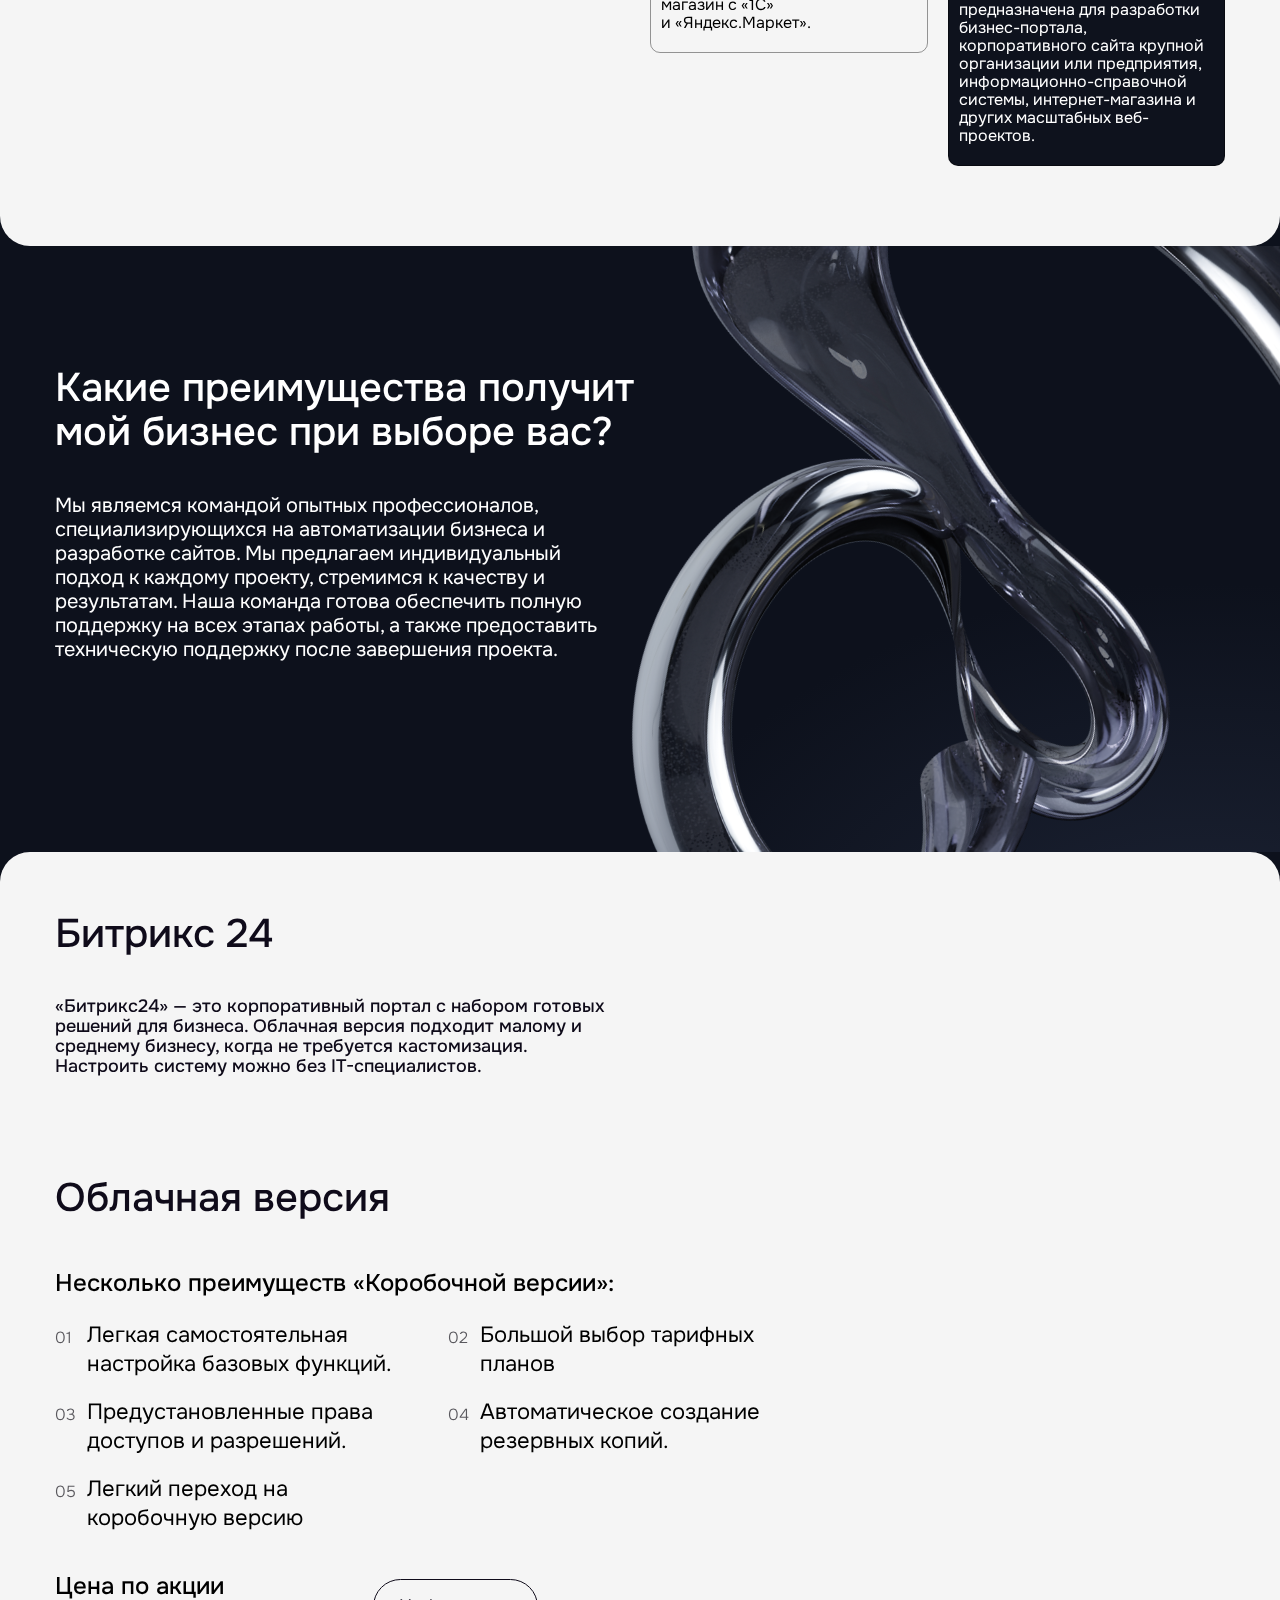
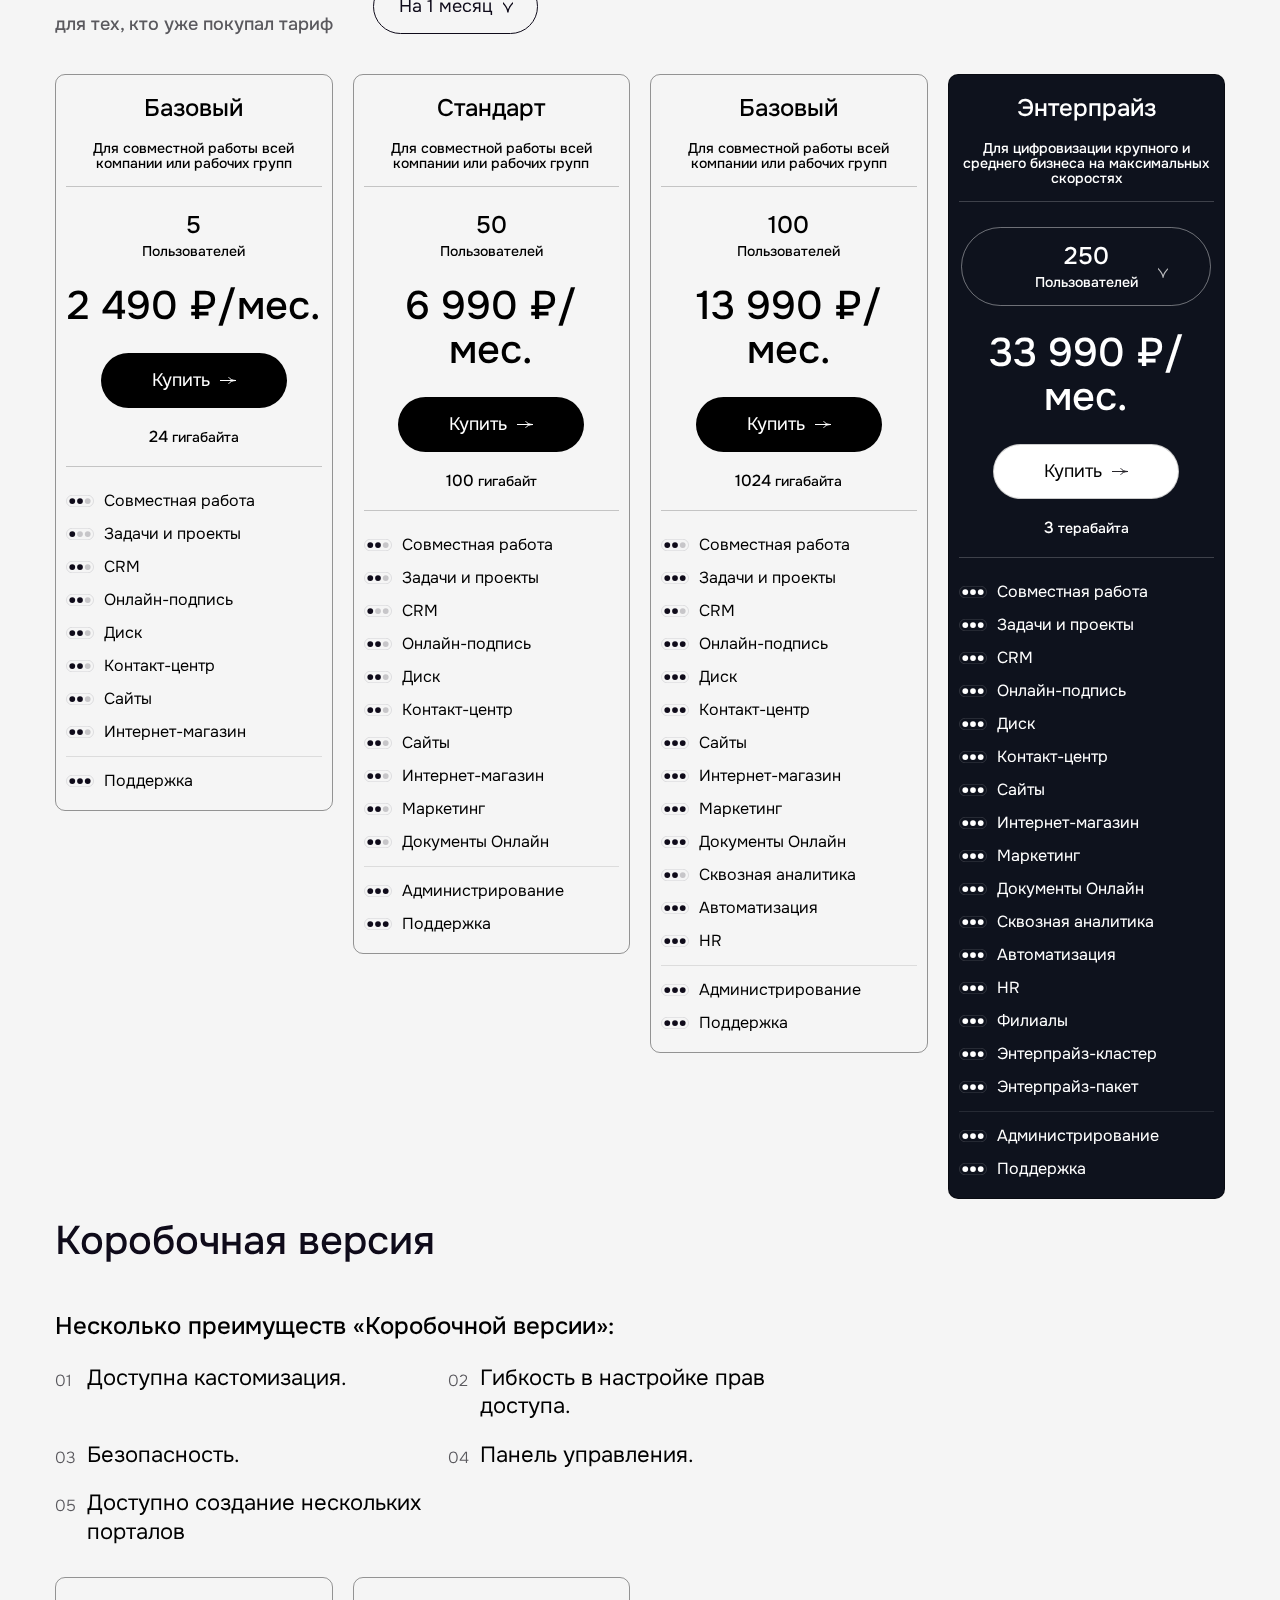
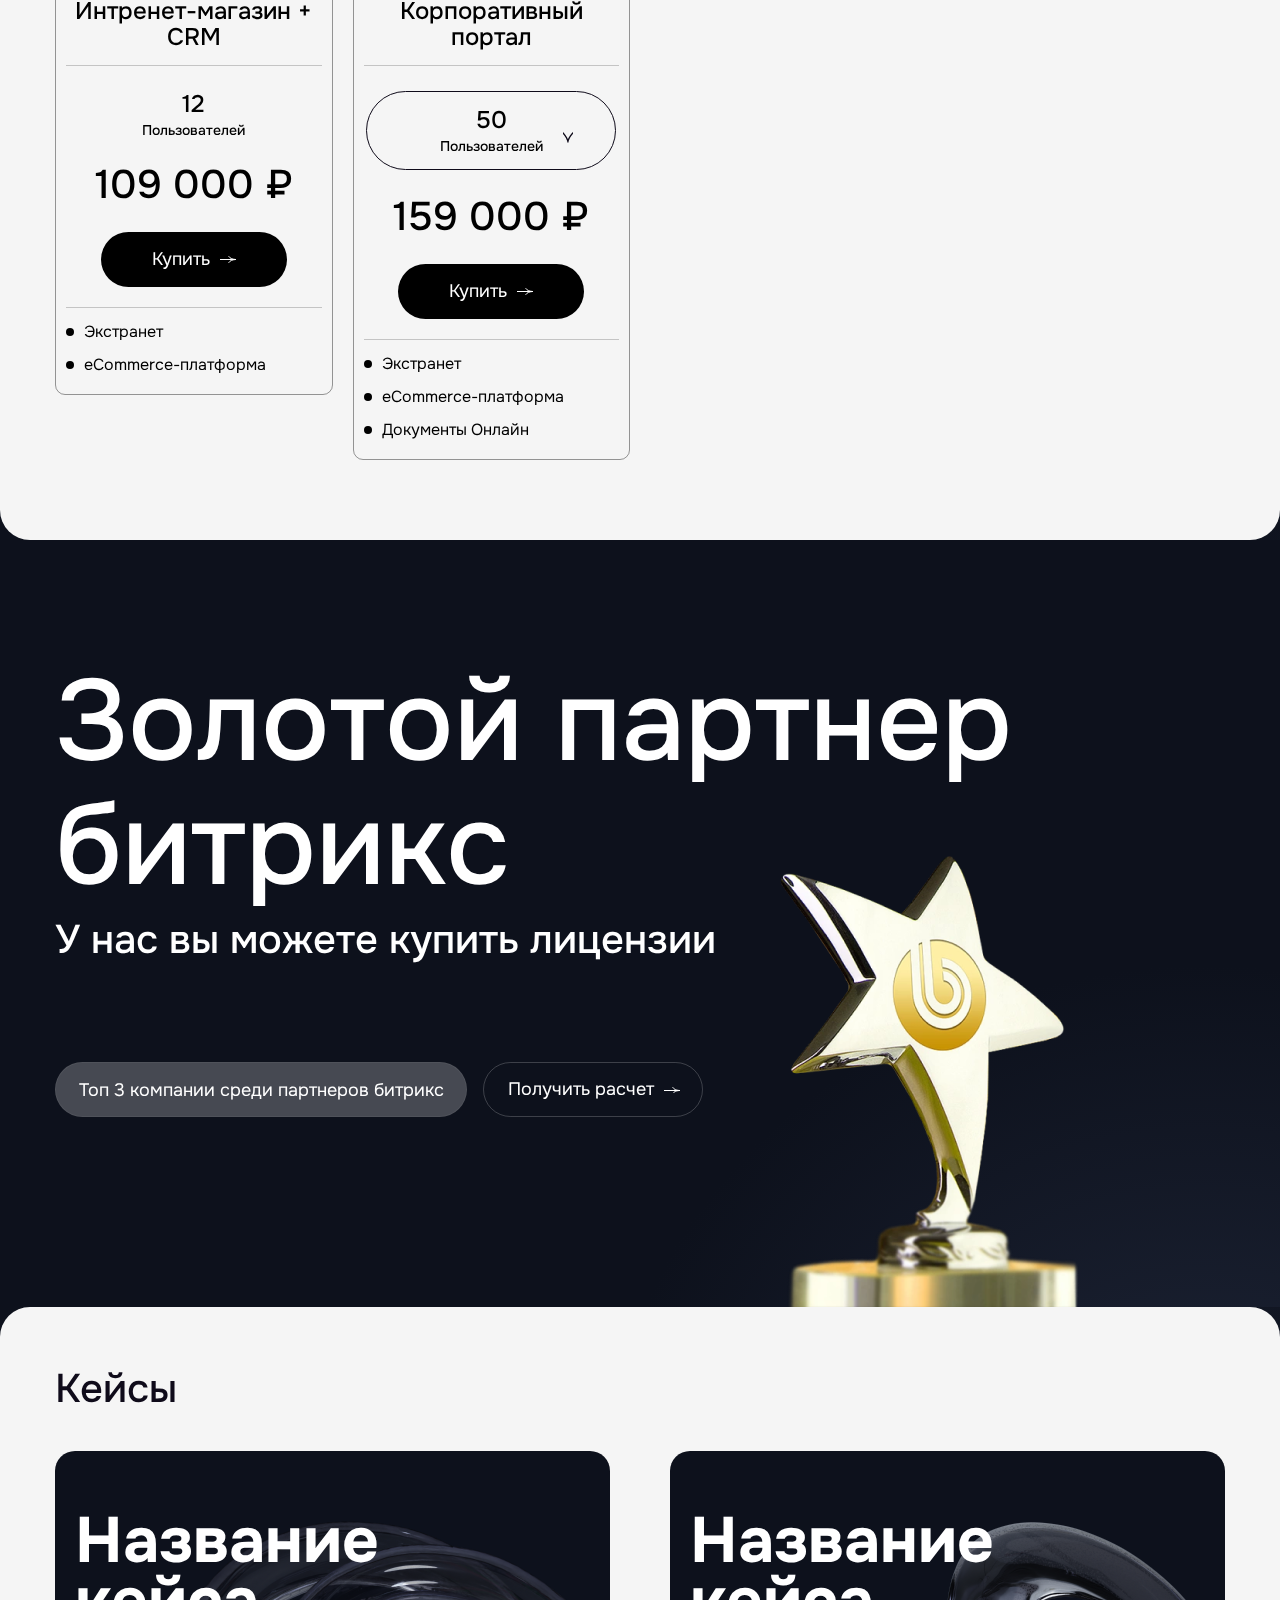
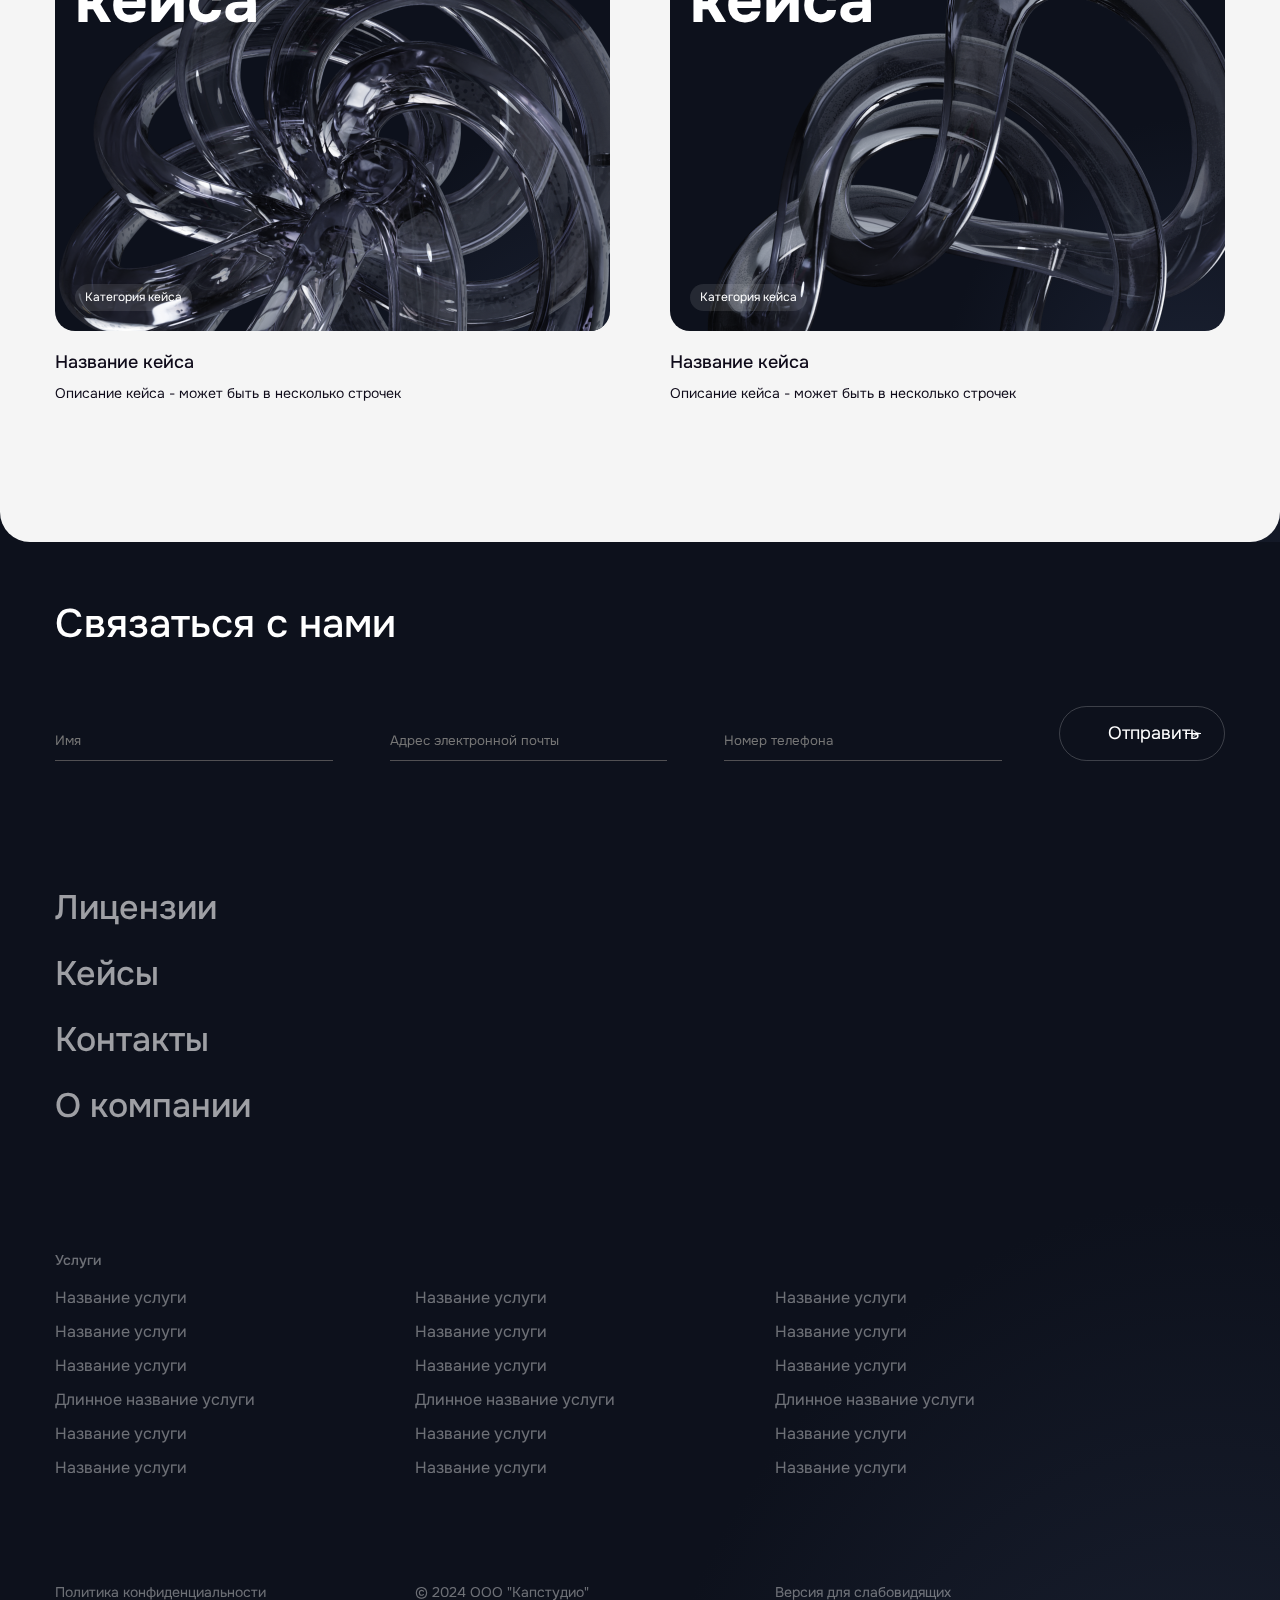
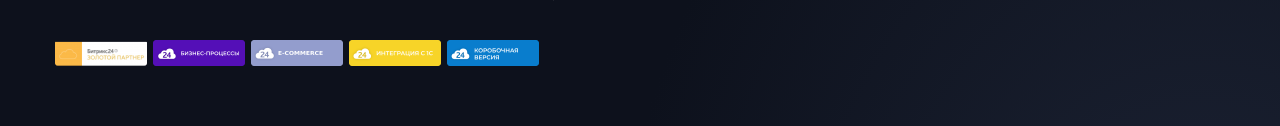
<file: rates.html>
<!DOCTYPE html>
<html lang="ru">

<head>
  <meta charset="UTF-8">
  <meta http-equiv="X-UA-Compatible" content="IE=edge">
  <meta name="viewport" content="width=device-width, initial-scale=1.0">
  <link rel="preconnect" href="https://fonts.googleapis.com">
  <link rel="preconnect" href="https://fonts.gstatic.com" crossorigin>
  <link href="https://fonts.googleapis.com/css2?family=Onest:wght@100..900&display=swap" rel="stylesheet">
  <link rel="stylesheet" href="./js/slick_slider/slick-theme.css">
  <link rel="stylesheet" href="./js/slick_slider/slick.css">
  <link rel="stylesheet" href="./css/main.css">
  <title>Kapstudio</title>
</head>

<body>

  <div class="pop_answer js_pop_answer">
    <div class="pop_answer_tittle">Форма успешно отправлена!</div>
    <p>Мы свяжемся с вами в течение 1 рабочего дня.</p>
  </div>

  <div class="container_pop_up js_pop_up">
    <div class="container_scroll">
      <div class="calculation_box">
        <div class="calculation_box_close js_poup_close"></div>
        <h3>Заказать расчет</h3>
        <span>Учтём ваши пожелания, подберём подходящее решение для вашего бизнеса и рассчитаем стоимость услуг</span>
        <form action="#">
          <input name="popup_name" type="text" placeholder="Имя" class="js_popup_name">
          <input name="popup_call" type="text" placeholder="Телефон" class="js_popup_call">
          <input name="popup_email" type="text" placeholder="Email" class="js_popup_email">
          <textarea name="popup_textarea" type="text" placeholder='Комментарий'></textarea>
          <div class="js_popup_error popup_error"></div>
          <div class="pop_up_box">
            <div class="pop_up_box_button">
              <input type="submit" name="submit" value="Отправить" class="js_popup_submit">
              <i></i>
            </div>
            <p>Нажимая на кнопку «отправить»
              вы соглашаетесь с политикой конфиденциальности</p>
          </div>
        </form>
        <div class="glass_pop_up"></div>
      </div>
    </div>
  </div>

  <div class="container_hidden">
    <div class="burger_menu js_burger_menu">
      <div class="container_content">
        <div class="burger_menu_close js_burger_menu_close"></div>
        <div class="footer_anim">
          <div class="footer_anim_item">
            <i>01</i>
            <a href="#">Лицензии</a>
          </div>
          <div class="footer_anim_item">
            <i>02</i>
            <a href="#">Кейсы</a>
          </div>
          <div class="footer_anim_item">
            <i>03</i>
            <a href="#">Контакты</a>
          </div>
          <div class="footer_anim_item">
            <i>04</i>
            <a href="#">О компании</a>
          </div>
        </div>
        <div class="footer_services">
          <div class="footer_services_tittle">Услуги</div>
          <div class="footer_services_flex">
            <div class="footer_services_flex_box">
              <a href="#">Название услуги</a>
              <a href="#">Название услуги</a>
              <a href="#">Название услуги</a>
              <a href="#">Длинное название услуги</a>
              <a href="#">Название услуги</a>
              <a href="#">Название услуги</a>
            </div>
            <div class="footer_services_flex_box">
              <a href="#">Название услуги</a>
              <a href="#">Название услуги</a>
              <a href="#">Название услуги</a>
              <a href="#">Длинное название услуги</a>
              <a href="#">Название услуги</a>
              <a href="#">Название услуги</a>
            </div>
            <div class="footer_services_flex_box">
              <a href="#">Название услуги</a>
              <a href="#">Название услуги</a>
              <a href="#">Название услуги</a>
              <a href="#">Длинное название услуги</a>
              <a href="#">Название услуги</a>
              <a href="#">Название услуги</a>
            </div>
          </div>
        </div>
      </div>
    </div>

    <header>
      <div class="container">
        <div class="container_content">
          <a href="#">
            <i><img src="./img/icon/logo_header.svg" alt="icon"></i>
          </a>
          <div class="header_box">
            <div class="header_box_gamburg js_header_box_gamburg">
              <span class="line_one"></span>
              <span class="line_too"></span>
              <span class="line_three"></span>
              </divclass>
            </div>
          </div>
        </div>
    </header>

    <section class="main js_main">
      <div class="main_glass rates_glass_one js_parallax_one">
        <img src="./img/img/bg_main/1.png" alt="img">
      </div>
      <div class="container">
        <div class="container_content">
          <h1 class="center">Тарифы</h1>
          <div class="main_button button_standart js_button rates">
            <p>Оставить заявку</p><i></i>
          </div>
        </div>
      </div>
    </section>

    <section class="main_foo main_foo_min">
      <div class="container_content">
        <h3>Лицензии 1С-Битрикс</h3>
        <div class="rates_box">
          <div class="rates_box_item_wrap">
            <div class="rates_box_item">
              <div class="rates_box_item_tittle">
                <span>Старт</span>
                <p>быстрый старт для создания адаптивного сайта под любую тематику бизнеса</p>
              </div>
              <div class="rates_box_item_price">
                <div class="rates_box_item_price_modul">
                  <span>13</span>
                  <p>модулей</p>
                </div>
                <div class="rates_box_item_price_num">5 400 ₽</div>
                <div class="rates_box_item_price_button js_rates_box_item_price_button">
                  <p>Купить</p>
                  <i></i>
                </div>
              </div>
              <div class="rates_box_item_discription">
                <p>Профессионально управляйте контентом вашего сайта: создавайте страницы и разделы, публикуйте новости,
                  статьи, каталоги и распределите права доступа к сайту.</p>
              </div>
            </div>
          </div>

          <div class="rates_box_item_wrap">
            <div class="rates_box_item">
              <div class="rates_box_item_tittle">
                <span>Стандарт</span>
                <p>Популярная лицензия продукта, включающая все необходимые инструменты для управления интерактивным
                  веб-проектом.</p>
              </div>
              <div class="rates_box_item_price">
                <div class="rates_box_item_price_modul">
                  <span>21</span>
                  <p>модуль</p>
                </div>
                <div class="rates_box_item_price_num">15 900 ₽</div>
                <div class="rates_box_item_price_button js_rates_box_item_price_button">
                  <p>Купить</p>
                  <i></i>
                </div>
              </div>
              <div class="rates_box_item_discription">
                <p>Запускайте свой проект за короткие сроки. Для этого используйте мастер установки, простое управление,
                  базовый функционал CMS и готовые решения.</p>
                <p>Создавайте интерактивные сайты: общайтесь с посетителями в форумах и блогах, проводите опросы,
                  организуйте сообщества, фотогалереи и отправляйте рассылки подписчикам.</p>
              </div>
            </div>
          </div>

          <div class="rates_box_item_wrap">
            <div class="rates_box_item">
              <div class="rates_box_item_tittle">
                <span>Малый бизнес</span>
                <p> Продукт для небольших и средних предприятий. Запускайте свой проект за короткие сроки.</p>
              </div>
              <div class="rates_box_item_price">
                <div class="rates_box_item_price_modul">
                  <span>31</span>
                  <p>модуль</p>
                </div>
                <div class="rates_box_item_price_num">35 900 ₽</div>
                <div class="rates_box_item_price_button js_rates_box_item_price_button">
                  <p>Купить</p>
                  <i></i>
                </div>
              </div>
              <div class="rates_box_item_discription">
                <p>«Малый бизнес» позволяет делать интеграцию с торговыми площадками, настраивать двусторонний обмен
                  данными вашего магазина с 1С в режиме реального времени и быстро загружать десятки тысяч наименований
                  продукции через мастер и генератор SKU (артикулов). Используйте мастер установки, простое управление,
                  базовый функционал CMS и готовые решения.</p>
                <p>Базовый интернет-магазин. Откройте свой интернет-магазин с минимальными затратами. Разместите любое
                  количество товаров в каталоге, управляйте скидками и доставкой. Интегрируйте магазин с «1С»
                  и «Яндекс.Маркет».</p>
              </div>
            </div>
          </div>

          <div class="rates_box_item_wrap">
            <div class="rates_box_item black">
              <div class="rates_box_item_tittle">
                <span>Бизнес</span>
                <p>Редакция, которая решает задачи, связанные с организацией коллективной работы над сайтом и
                  внутренними управленческими процессами</p>
              </div>
              <div class="rates_box_item_price">
                <div class="rates_box_item_price_modul">
                  <span>50 </span>
                  <p>модулей</p>
                </div>
                <div class="rates_box_item_price_num">72 900 ₽</div>
                <div class="rates_box_item_price_button js_rates_box_item_price_button">
                  <p>Купить</p>
                  <i></i>
                </div>
              </div>
              <div class="rates_box_item_discription">
                <p>Для быстрого запуска современного сайта используйте мастер установки, простое управление, базовый
                  функционал CMS и готовые решения. Возможности редакции позволят вам использовать несколько типов цен,
                  брошенные корзины, отчеты магазина, аффилиатские программы, список покупателей, подписка на новинки.
                  Автоматизируйте бизнес-процессы, ведите документооборот и анализируйте посещаемость страниц.
                  Используйте все, чтобы вывести свой интернет-магазин на новый уровень продаж.</p>
                <p>Редакция «Бизнес» предназначена для разработки бизнес-портала, корпоративного сайта крупной
                  организации или предприятия, информационно-справочной системы, интернет-магазина и других масштабных
                  веб-проектов.</p>
              </div>
            </div>
          </div>
        </div>
      </div>
    </section>


    <section class="main_three rates js_main_three">
      <div class="container_content">
        <h3>Какие преимущества получит мой бизнес при выборе вас? </h3>
        <p>Мы являемся командой опытных профессионалов, специализирующихся на автоматизации бизнеса и разработке сайтов.
          Мы предлагаем индивидуальный подход к каждому проекту, стремимся к качеству и результатам. Наша команда готова
          обеспечить полную поддержку на всех этапах работы, а также предоставить техническую поддержку после завершения
          проекта.</p>
      </div>
      <div class="rates_three_glass"></div>
    </section>

    <section class="main_foo main_foo_min">
      <div class="container_content">
        <h3>Битрикс 24</h3>
        <div class="rates_subtittle">«Битрикс24» — это корпоративный портал с набором готовых решений для бизнеса.
          Облачная версия подходит малому и среднему бизнесу, когда не требуется кастомизация. Настроить систему можно
          без IT-специалистов.</div>
        <h3>Облачная версия</h3>
        <div class="design_foo">
          <div class="design_foo_tittle design_foo_tittle_big">Несколько преимуществ «Коробочной версии»:</div>
          <div class="design_foo_box">
            <span><b>01</b>Легкая самостоятельная настройка базовых функций.</span>
            <span><b>02</b>Большой выбор тарифных планов</span>
            <span><b>03</b>Предустановленные права доступов и разрешений. </span>
            <span><b>04</b>Автоматическое создание резервных копий.</span>
            <span><b>05</b>Легкий переход на коробочную версию</span>
          </div>
        </div>
        <div class="rates_sale">
          <div class="rates_sale_left">
            <span>Цена по акции</span>
            <p>для тех, кто уже покупал тариф</p>
          </div>
          <div class="rates_sale_box">
            <div class="rates_sale_right js_rates_sale_right">
              <p>На 1 месяц</p>
              <i></i>
            </div>
            <div class="rates_sale_box_content js_rates_sale_box_content">
              <span class="one">На 1 месяц</span>
              <span class="too">На год <b>(-20%)</b></span>
            </div>
          </div>
        </div>


        <div class="rates_box">
          <div class="rates_box_item_wrap">
            <div class="rates_box_item">
              <div class="rates_box_item_tittle">
                <span>Базовый</span>
                <p>Для совместной работы всей компании или рабочих групп</p>
              </div>
              <div class="rates_box_item_price">
                <div class="rates_box_item_price_modul">
                  <span>5</span>
                  <p>Пользователей</p>
                </div>
                <div class="rates_box_item_price_num js_rates_box_item_price_num">2 490 ₽/мес.</div>
                <div class="rates_box_item_price_numSale js_rates_box_item_price_numSale">1 990 ₽/мес.</div>
                <div class="rates_box_item_price_button js_rates_box_item_price_button">
                  <p>Купить</p>
                  <i></i>
                </div>
                <div class="rates_box_item_price_vol"><b>24</b> гигабайта</div>
              </div>
              <div class="rates_box_item_tags">
                <div class="rates_box_item_tag_item">
                  <i class="middle"></i>
                  <span>Совместная работа</span>
                </div>
                <div class="rates_box_item_tag_item">
                  <i class="easy"></i>
                  <span>Задачи и проекты</span>
                </div>
                <div class="rates_box_item_tag_item">
                  <i class="middle"></i>
                  <span>CRM</span>
                </div>
                <div class="rates_box_item_tag_item">
                  <i class="middle"></i>
                  <span>Онлайн-подпись</span>
                </div>
                <div class="rates_box_item_tag_item">
                  <i class="middle"></i>
                  <span>Диск</span>
                </div>
                <div class="rates_box_item_tag_item">
                  <i class="middle"></i>
                  <span>Контакт-центр</span>
                </div>
                <div class="rates_box_item_tag_item">
                  <i class="middle"></i>
                  <span>Сайты</span>
                </div>
                <div class="rates_box_item_tag_item">
                  <i class="middle"></i>
                  <span>Интернет-магазин </span>
                </div>
              </div>
              <div class="rates_box_item_tag_item">
                <i class="hard"></i>
                <span>Поддержка</span>
              </div>
            </div>
          </div>

          <div class="rates_box_item_wrap">
            <div class="rates_box_item">
              <div class="rates_box_item_tittle">
                <span>Стандарт</span>
                <p>Для совместной работы всей компании или рабочих групп</p>
              </div>
              <div class="rates_box_item_price">
                <div class="rates_box_item_price_modul">
                  <span>50</span>
                  <p>Пользователей</p>
                </div>
                <div class="rates_box_item_price_num js_rates_box_item_price_num">6 990 ₽/мес.</div>
                <div class="rates_box_item_price_numSale js_rates_box_item_price_numSale">5 590 ₽/мес.</div>
                <div class="rates_box_item_price_button js_rates_box_item_price_button">
                  <p>Купить</p>
                  <i></i>
                </div>
                <div class="rates_box_item_price_vol"><b>100</b> гигабайт</div>
              </div>
              <div class="rates_box_item_tags">
                <div class="rates_box_item_tag_item">
                  <i class="middle"></i>
                  <span>Совместная работа</span>
                </div>
                <div class="rates_box_item_tag_item">
                  <i class="middle"></i>
                  <span>Задачи и проекты</span>
                </div>
                <div class="rates_box_item_tag_item">
                  <i class="easy"></i>
                  <span>CRM</span>
                </div>
                <div class="rates_box_item_tag_item">
                  <i class="middle"></i>
                  <span>Онлайн-подпись</span>
                </div>
                <div class="rates_box_item_tag_item">
                  <i class="middle"></i>
                  <span>Диск</span>
                </div>
                <div class="rates_box_item_tag_item">
                  <i class="middle"></i>
                  <span>Контакт-центр</span>
                </div>
                <div class="rates_box_item_tag_item">
                  <i class="middle"></i>
                  <span>Сайты</span>
                </div>
                <div class="rates_box_item_tag_item">
                  <i class="middle"></i>
                  <span>Интернет-магазин </span>
                </div>
                <div class="rates_box_item_tag_item">
                  <i class="middle"></i>
                  <span>Маркетинг</span>
                </div>
                <div class="rates_box_item_tag_item">
                  <i class="middle"></i>
                  <span>Документы Онлайн </span>
                </div>
              </div>
              <div class="rates_box_item_tag_item">
                <i class="hard"></i>
                <span>Администрирование</span>
              </div>
              <div class="rates_box_item_tag_item">
                <i class="hard"></i>
                <span>Поддержка</span>
              </div>
            </div>
          </div>

          <div class="rates_box_item_wrap">
            <div class="rates_box_item">
              <div class="rates_box_item_tittle">
                <span>Базовый</span>
                <p> Для совместной работы всей компании или рабочих групп</p>
              </div>
              <div class="rates_box_item_price">
                <div class="rates_box_item_price_modul">
                  <span>100</span>
                  <p>Пользователей</p>
                </div>
                <div class="rates_box_item_price_num js_rates_box_item_price_num">13 990 ₽/мес.</div>
                <div class="rates_box_item_price_numSale js_rates_box_item_price_numSale">11 190 ₽/мес</div>
                <div class="rates_box_item_price_button js_rates_box_item_price_button">
                  <p>Купить</p>
                  <i></i>
                </div>
                <div class="rates_box_item_price_vol"><b>1024</b> гигабайта</div>
              </div>
              <div class="rates_box_item_tags">
                <div class="rates_box_item_tag_item">
                  <i class="middle"></i>
                  <span>Совместная работа</span>
                </div>
                <div class="rates_box_item_tag_item">
                  <i class="hard"></i>
                  <span>Задачи и проекты</span>
                </div>
                <div class="rates_box_item_tag_item">
                  <i class="middle"></i>
                  <span>CRM</span>
                </div>
                <div class="rates_box_item_tag_item">
                  <i class="hard"></i>
                  <span>Онлайн-подпись</span>
                </div>
                <div class="rates_box_item_tag_item">
                  <i class="hard"></i>
                  <span>Диск</span>
                </div>
                <div class="rates_box_item_tag_item">
                  <i class="hard"></i>
                  <span>Контакт-центр</span>
                </div>
                <div class="rates_box_item_tag_item">
                  <i class="hard"></i>
                  <span>Сайты</span>
                </div>
                <div class="rates_box_item_tag_item">
                  <i class="hard"></i>
                  <span>Интернет-магазин </span>
                </div>
                <div class="rates_box_item_tag_item">
                  <i class="hard"></i>
                  <span>Маркетинг</span>
                </div>
                <div class="rates_box_item_tag_item">
                  <i class="hard"></i>
                  <span>Документы Онлайн </span>
                </div>
                <div class="rates_box_item_tag_item">
                  <i class="middle"></i>
                  <span>Сквозная аналитика</span>
                </div>
                <div class="rates_box_item_tag_item">
                  <i class="hard"></i>
                  <span>Автоматизация</span>
                </div>
                <div class="rates_box_item_tag_item">
                  <i class="hard"></i>
                  <span>HR</span>
                </div>
              </div>
              <div class="rates_box_item_tag_item">
                <i class="hard"></i>
                <span>Администрирование</span>
              </div>
              <div class="rates_box_item_tag_item">
                <i class="hard"></i>
                <span>Поддержка</span>
              </div>
            </div>
          </div>

          <div class="rates_box_item_wrap">
            <div class="rates_box_item black">
              <div class="rates_box_item_tittle">
                <span>Энтерпрайз </span>
                <p>Для цифровизации крупного и среднего бизнеса на максимальных скоростях</p>
              </div>
              <div class="rates_box_item_price">
                <div class="rates_box_item_price_box js_rates_box_item_price_box">
                  <div class="rates_box_item_price_modul button js_rates_box_item_price_modul">
                    <span>250 </span>
                    <p>Пользователей</p>
                  </div>
                  <div class="rates_sale_box_content js_rates_box_item_price_content">
                    <span data-price="33 990 ₽/мес." data-vol="3">250 пользователeй</span>
                    <span data-price="59 990 ₽/мес." data-vol="5">500 пользователeй</span>
                    <span data-price="99 990 ₽/мес." data-vol="10">1 000 пользователeй</span>
                    <span data-price="199 990 ₽/мес." data-vol="20">2 000 пользователeй</span>
                    <span data-price="299 990 ₽/мес." data-vol="30">3 000 пользователeй</span>
                    <span data-price="399 990 ₽/мес." data-vol="40">4 000 пользователeй</span>
                    <span data-price="499 990 ₽/мес." data-vol="50">5 000 пользователeй</span>
                    <span data-price="599 990 ₽/мес." data-vol="60">6 000 пользователeй</span>
                    <span data-price="699 990 ₽/мес." data-vol="70">7 000 пользователeй</span>
                    <span data-price="799 990 ₽/мес." data-vol="80">8 000 пользователeй</span>
                    <span data-price="899 990 ₽/мес." data-vol="90">9 000 пользователeй</span>
                    <span data-price="999 990 ₽/мес." data-vol="100">10 000 пользователeй</span>
                  </div>
                </div>
                <div class="rates_box_item_price_num js_rates_box_item_price_num">33 990 ₽/мес.</div>
                <div class="rates_box_item_price_numSale js_rates_box_item_price_numSale">27 190 ₽/мес.</div>
                <div class="rates_box_item_price_button js_rates_box_item_price_button">
                  <p>Купить</p>
                  <i></i>
                </div>
                <div class="rates_box_item_price_vol js_rates_box_item_price_vol"><b>3</b> терабайта</div>
              </div>
              <div class="rates_box_item_tags">
                <div class="rates_box_item_tag_item">
                  <i class="hard"></i>
                  <span>Совместная работа</span>
                </div>
                <div class="rates_box_item_tag_item">
                  <i class="hard"></i>
                  <span>Задачи и проекты</span>
                </div>
                <div class="rates_box_item_tag_item">
                  <i class="hard"></i>
                  <span>CRM</span>
                </div>
                <div class="rates_box_item_tag_item">
                  <i class="hard"></i>
                  <span>Онлайн-подпись</span>
                </div>
                <div class="rates_box_item_tag_item">
                  <i class="hard"></i>
                  <span>Диск</span>
                </div>
                <div class="rates_box_item_tag_item">
                  <i class="hard"></i>
                  <span>Контакт-центр</span>
                </div>
                <div class="rates_box_item_tag_item">
                  <i class="hard"></i>
                  <span>Сайты</span>
                </div>
                <div class="rates_box_item_tag_item">
                  <i class="hard"></i>
                  <span>Интернет-магазин </span>
                </div>
                <div class="rates_box_item_tag_item">
                  <i class="hard"></i>
                  <span>Маркетинг</span>
                </div>
                <div class="rates_box_item_tag_item">
                  <i class="hard"></i>
                  <span>Документы Онлайн </span>
                </div>
                <div class="rates_box_item_tag_item">
                  <i class="hard"></i>
                  <span>Сквозная аналитика</span>
                </div>
                <div class="rates_box_item_tag_item">
                  <i class="hard"></i>
                  <span>Автоматизация</span>
                </div>
                <div class="rates_box_item_tag_item">
                  <i class="hard"></i>
                  <span>HR</span>
                </div>
                <div class="rates_box_item_tag_item">
                  <i class="hard"></i>
                  <span>Филиалы</span>
                </div>
                <div class="rates_box_item_tag_item">
                  <i class="hard"></i>
                  <span>Энтерпрайз-кластер</span>
                </div>
                <div class="rates_box_item_tag_item">
                  <i class="hard"></i>
                  <span>Энтерпрайз-пакет</span>
                </div>
              </div>
              <div class="rates_box_item_tag_item">
                <i class="hard"></i>
                <span>Администрирование</span>
              </div>
              <div class="rates_box_item_tag_item">
                <i class="hard"></i>
                <span>Поддержка</span>
              </div>
            </div>
          </div>

        </div>
        <h3>Коробочная версия </h3>
        <div class="design_foo">
          <div class="design_foo_tittle design_foo_tittle_big">Несколько преимуществ «Коробочной версии»:</div>
          <div class="design_foo_box">
            <span><b>01</b>Доступна кастомизация. </span>
            <span><b>02</b>Гибкость в настройке прав доступа.</span>
            <span><b>03</b>Безопасность.</span>
            <span><b>04</b>Панель управления. </span>
            <span><b>05</b>Доступно создание нескольких порталов</span>
          </div>
        </div>
        <div class="rates_box">
          <div class="rates_box_item_wrap">
            <div class="rates_box_item">
              <div class="rates_box_item_tittle">
                <span>Интренет-магазин + CRM</span>
              </div>
              <div class="rates_box_item_price">
                <div class="rates_box_item_price_modul">
                  <span>12</span>
                  <p>Пользователей</p>
                </div>
                <div class="rates_box_item_price_num">109 000 ₽</div>
                <div class="rates_box_item_price_button js_rates_box_item_price_button">
                  <p>Купить</p>
                  <i></i>
                </div>
              </div>
              <div class="rates_box_item_tag_item">
                <i class="dot"></i>
                <span>Экстранет</span>
              </div>
              <div class="rates_box_item_tag_item">
                <i class="dot"></i>
                <span>eCommerce-платформа</span>
              </div>
            </div>
          </div>
          <div class="rates_box_item_wrap">
            <div class="rates_box_item">
              <div class="rates_box_item_tittle">
                <span>Корпоративный<br>
                  портал</span>
              </div>
              <div class="rates_box_item_price">
                <div class="rates_box_item_price_box js_rates_box_item_price_boxVers">
                  <div class="rates_box_item_price_modul button js_rates_box_item_price_modulVers">
                    <span>50</span>
                    <p>Пользователей</p>
                  </div>
                  <div class="rates_sale_box_content js_rates_sale_box_contentVers">
                    <span data-price="159 000 ₽">50 пользователeй</span>
                    <span data-price="229 000 ₽">100 пользователeй</span>
                    <span data-price="349 000 ₽">250 пользователeй</span>
                    <span data-price="599 000 ₽">500 пользователeй</span>
                  </div>
                </div>
                <div class="rates_box_item_price_num js_rates_box_item_price_numVers">159 000 ₽</div>
                <div class="rates_box_item_price_button js_rates_box_item_price_button">
                  <p>Купить</p>
                  <i></i>
                </div>
              </div>
              <div class="rates_box_item_tag_item">
                <i class="dot"></i>
                <span>Экстранет</span>
              </div>
              <div class="rates_box_item_tag_item">
                <i class="dot"></i>
                <span>eCommerce-платформа</span>
              </div>
              <div class="rates_box_item_tag_item">
                <i class="dot"></i>
                <span>Документы Онлайн</span>
              </div>
            </div>
          </div>
        </div>
      </div>
    </section>

    <section class="main_three js_main_three">
      <div class="container_content">
        <h2>Золотой партнер
          битрикс </h2>
        <div class="main_three_tittle">У нас вы можете купить лицензии</div>
        <div class="main_three_button_box">
          <div class="main_three_button_box_sub">
            <p>Топ 3 компании среди партнеров битрикс</p>
          </div>
          <div class="main_three_button button_standart js_button">
            <p>Получить расчет</p><i></i>
          </div>
        </div>
        <div class="main_five_glass">
        </div>
      </div>
    </section>

    <section class="main_foo">
      <div class="container_content">
        <h3>Кейсы</h3>
        <div class="main_foo_cases development_cases">
          <div class="main_foo_cases_box">
            <div class="main_foo_cases_box_item">
              <a href="#" class="main_foo_cases_box_item_img">
                <div class="main_foo_cases_box_item_img_tittle">Название<span>кейса</span></div>
                <img class="main_foo_cases_box_item_img_pic" src="./img/img/cases/1.png" alt="img">
                <div class="main_foo_cases_box_item_img_category">Категория кейса</div>
              </a>
              <div class="main_foo_cases_box_item_tittle">Название кейса</div>
              <p>Описание кейса - может быть
                в несколько строчек</p>
            </div>
          </div>
          <div class="main_foo_cases_box">
            <div class="main_foo_cases_box_item">
              <a href="#" class="main_foo_cases_box_item_img">
                <div class="main_foo_cases_box_item_img_tittle">Название<span>кейса</span></div>
                <img class="main_foo_cases_box_item_img_pic" src="./img/img/cases/4.png" alt="img">
                <div class="main_foo_cases_box_item_img_category">Категория кейса</div>
              </a>
              <div class="main_foo_cases_box_item_tittle">Название кейса</div>
              <p>Описание кейса - может быть
                в несколько строчек</p>
            </div>
          </div>
        </div>
      </div>
    </section>



    <footer>
      <div class="container_content">
        <h3>Связаться с нами</h3>
        <form action="#">
          <div class="footer_form">
            <input type="text" name="name" placeholder="Имя" class="footer_form_input js_footer_name">
            <input type="text" name="email" placeholder="Адрес электронной почты"
              class="footer_form_input js_footer_email">
            <input type="text" name="tell" placeholder="Номер телефона" class="footer_form_input js_footer_call">
            <div class="footer_error js_footer_error"></div>
            <div class="footer_form_button">
              <input type="submit" name="button" value="Отправить"
                class="button_standart button_submit js_footer_submit">
            </div>
          </div>
        </form>
        <div class="footer_anim">
          <div class="footer_anim_item">
            <i>01</i>
            <a href="#">Лицензии</a>
          </div>
          <div class="footer_anim_item">
            <i>02</i>
            <a href="#">Кейсы</a>
          </div>
          <div class="footer_anim_item">
            <i>03</i>
            <a href="#">Контакты</a>
          </div>
          <div class="footer_anim_item">
            <i>04</i>
            <a href="#">О компании</a>
          </div>
        </div>
        <div class="footer_services">
          <div class="footer_services_tittle">Услуги</div>
          <div class="footer_services_flex">
            <div class="footer_services_flex_box">
              <a href="#">Название услуги</a>
              <a href="#">Название услуги</a>
              <a href="#">Название услуги</a>
              <a href="#">Длинное название услуги</a>
              <a href="#">Название услуги</a>
              <a href="#">Название услуги</a>
            </div>
            <div class="footer_services_flex_box">
              <a href="#">Название услуги</a>
              <a href="#">Название услуги</a>
              <a href="#">Название услуги</a>
              <a href="#">Длинное название услуги</a>
              <a href="#">Название услуги</a>
              <a href="#">Название услуги</a>
            </div>
            <div class="footer_services_flex_box">
              <a href="#">Название услуги</a>
              <a href="#">Название услуги</a>
              <a href="#">Название услуги</a>
              <a href="#">Длинное название услуги</a>
              <a href="#">Название услуги</a>
              <a href="#">Название услуги</a>
            </div>
          </div>
        </div>
        <div class="footer_copyright">
          <a href="#">Политика конфиденциальности</a>
          <p>© 2024 ООО "Капстудио"</p>
          <a href="#">Версия для слабовидящих</a>
        </div>
        <div class="footer_bottom">
          <img src="./img/img/footer/1.png" alt="icon">
          <img src="./img/img/footer/2.png" alt="icon">
          <img src="./img/img/footer/3.png" alt="icon">
          <img src="./img/img/footer/4.png" alt="icon">
          <img src="./img/img/footer/5.png" alt="icon">
        </div>
      </div>
    </footer>
  </div>


  <script src="https://ajax.googleapis.com/ajax/libs/jquery/3.1.1/jquery.min.js"></script>
  <script src="js/slick_slider/slick.js"></script>
  <script src="./js/main.js"></script>
  <script src="./js/init.js"></script>

</body>

</html>
</file>
<file: css/main.css>
* {
  margin: 0;
  padding: 0;
  box-sizing: border-box;
  font-family: "Onest", sans-serif;
  font-optical-sizing: auto;
  font-weight: 400;
  font-style: normal;
}

body {
  -ms-text-size-adjust: 100%;
  -moz-text-size-adjust: 100%;
  -webkit-text-size-adjust: 100%;
}

input,
textarea {
  outline: none;
}

input:-webkit-autofill,
input:-webkit-autofill:hover,
input:-webkit-autofill:focus,
textarea:-webkit-autofill,
textarea:-webkit-autofill:hover,
textarea:-webkit-autofill:focus,
select:-webkit-autofill,
select:-webkit-autofill:hover,
select:-webkit-autofill:focus {
  -webkit-text-fill-color: rgba(255, 255, 255, 1);
  box-shadow: inset 30px 30px 0px 30px #0D111C;
  border: none;
}

.container_pop_up input:-webkit-autofill,
.container_pop_up input:-webkit-autofill:hover,
.container_pop_up input:-webkit-autofill:focus,
.container_pop_up textarea:-webkit-autofill,
.container_pop_up textarea:-webkit-autofill:hover,
.container_pop_up textarea:-webkit-autofill:focus,
.container_pop_up select:-webkit-autofill,
.container_pop_up select:-webkit-autofill:hover,
.container_pop_up select:-webkit-autofill:focus {
  -webkit-text-fill-color: rgba(40, 37, 43, 1);
  box-shadow: inset 30px 30px 0px 30px #f5f5f5;

}

a {
  color: transparent;
  text-decoration: none;
}

.container_hidden {
  overflow: hidden;
}

header {
  position: fixed;
  top: 0;
  left: 0;
  z-index: 10;
  width: 100%;
  height: 70px;
  background: rgba(14, 18, 29, 0.2);
  z-index: 5;
}

header .container_content {
  display: flex;
  align-items: center;
  justify-content: space-between;
  height: 70px;
}

header .container_content a,
header .container_content a i {
  width: 144px;
  height: 46px;
}

header .container_content a i img {
  width: 100%;
  height: 100%;
  background-size: cover;
  background-repeat: no-repeat;
  background-position: center;
}

.header_box {
  display: flex;
  align-items: center;
}

.header_box i {
  width: 34px;
  height: 34px;
  cursor: pointer;
  display: flex;
  justify-content: center;
  align-items: center;
}

.header_box_gamburg {
  display: flex;
  justify-content: space-between;
  flex-direction: column;
  align-items: flex-end;
  width: 28px;
  height: 17px;
  margin-left: 20px;
  cursor: pointer;
  transition: .6s;
}

.header_box_gamburg:hover {
  transform-origin: center center;
  transform: rotate(180deg);
}

.header_box_gamburg:hover .line_one {
  width: 28px;
}

.header_box_gamburg:hover .line_too {
  width: 28px;
}

.header_box_gamburg span {
  background-color: #fff;
  height: 1.5px;
  transition: .6s;
}

.line_one {
  width: 12px;
}

.line_too {
  width: 20px;
}

.line_three {
  width: 28px;
}

body {
  background: radial-gradient(46.75% 68.41% at 94.13% 123.93%, #1D2436 0%, #0D111C 100%);
}

.main {
  background: radial-gradient(46.75% 68.41% at 94.13% 123.93%, #1D2436 0%, #0D111C 100%);
  width: 100%;
  height: auto;
  z-index: 1;
  padding-bottom: 80px;
  overflow: hidden;
  position: relative;
  top: 0;
  left: 0;
}

.main.fixed {
  position: fixed;
  top: 0;
  left: 0;
}

.container {
  max-width: 1440px;
  width: 100%;
  margin: 0 auto;
  overflow: hidden;
}


.container_content {
  max-width: 1310px;
  width: 100%;
  margin: 0 auto;
}

.main .container {
  position: relative;
}

h1 {
  font-size: 140px;
  font-weight: 500;
  line-height: 154px;
  letter-spacing: 0em;
  text-align: left;
  color: #fff;
  padding-top: 110px;
  width: 100%;
  display: flex;
  flex-wrap: wrap;
  z-index: 2;
  position: relative;
}

h1 span {
  display: flex;
  justify-content: flex-end;
  width: 100%;
  z-index: 2;
  position: relative;
  font-weight: 500;
  margin-right: 0px;
}


.main_headling {
  font-size: 40px;
  font-weight: 500;
  line-height: 44px;
  letter-spacing: 0em;
  text-align: left;
  color: #fff;
  z-index: 4;
  position: relative;
  display: inline-block;
  text-align: right;
  width: 100%;
}

.main_headling_main {
  padding-right: 295px;
}

.button_standart {
  cursor: pointer;
  display: flex;
  align-items: center;
  height: 55px;
  border-radius: 55px;
  border: 1px solid rgba(255, 255, 255, 0.2);
  transition: .6s;
  position: relative;
  z-index: 4;
}

.main_button {
  width: 218px;
  margin: 40px auto 0 auto;
  z-index: 4;
  position: relative;
}

.button_standart:hover {
  background: rgba(255, 255, 255, 0.2);
}

.button_standart p {
  font-size: 18px;
  font-weight: 400;
  letter-spacing: 0em;
  color: #fff;
  padding-left: 24px;
}

.button_standart i {
  background-image: url(/img/icon/arrow_button.svg);
  background-repeat: no-repeat;
  background-size: cover;
  width: 16px;
  height: 7px;
  margin-left: 10px;
}

.main_trigger {
  display: flex;
  justify-content: space-between;
  width: 100%;
  margin-top: 86px;
  position: relative;
  z-index: 4;
}

.main_trigger_item {
  width: calc(25% - 15.75px);
  padding: 10px;
  border-radius: 5px;
  transition: .6s;
  display: flex;
  flex-direction: column;
  justify-content: space-between;
}

.main_trigger_item:hover {
  background: rgba(255, 255, 255, 0.1);
}

.main_trigger_item span {
  font-size: 24px;
  font-weight: 500;
  line-height: 31px;
  letter-spacing: 0em;
  margin-bottom: 80px;
  display: block;
  color: #fff;
}

.main_trigger_item p {
  font-size: 18px;
  font-weight: 400;
  line-height: 23px;
  letter-spacing: 0em;
  text-align: left;
  color: #fff;
}

.main_trigger_item i {
  width: 20px;
  height: 20px;
  background-image: url(/img/icon/download.svg);
  background-repeat: no-repeat;
  background-size: cover;
  margin-left: 4px;
}

.main_trigger_item a {
  display: flex;
  align-items: center;
}

.main_trigger_line {
  position: absolute;
  width: 100%;
  top: 0;
  left: 0;
  height: 100%;
  display: flex;
  justify-content: center;
  align-items: center;
  pointer-events: none;
}

.main_trigger_line span {
  width: 1px;
  height: 100%;
  background: rgba(255, 255, 255, 0.15);
}

.main_trigger_line span:nth-child(2) {
  margin-right: calc(25% + 4px);
  margin-left: calc(25% + 4px);
}

.main_glass {
  position: absolute;
  pointer-events: none;
  opacity: .4;
}

.main_glass img {
  width: 100%;
  height: 100%;
  object-fit: cover;
  object-position: center;
}

.main_glass_one {
  width: 528px;
  height: 528px;
  right: 727px;
  top: 184px;
  z-index: 3;
}


.main_glass_too {
  width: 710px;
  height: 796px;
  right: 0px;
  top: 40px;
  z-index: 1;
}

.js_parallax_one {
  animation: go1 200s infinite linear;
}

.js_parallax_too {
  animation: go2 10s infinite linear;
}

@keyframes go1 {
  from {
    transform: rotate(0deg);
  }

  to {
    transform: rotate(360deg);
  }
}


@keyframes go2 {
  from {
    transform: rotate(0deg) translate(-10px) rotate(0deg);
  }

  to {
    transform: rotate(-360deg) translate(-10px) rotate(360deg);
  }

}

.main_too {
  position: relative;
  z-index: 4;
  background: rgba(245, 245, 245, 1);
  border-radius: 30px;
  padding-top: 130px;
  padding-bottom: 40px;
  width: 100%;
  overflow: hidden;
}

.main_too_box {
  display: flex;
  align-items: center;
  width: 100%;
  position: relative;

}

.main_too_box p {
  width: calc(50% - 20px);
  font-size: 30px;
  font-weight: 400;
  line-height: 36px;
  letter-spacing: 0em;
  text-align: left;
  color: rgba(26, 26, 28, 1);
}

.main_too_box_slider {
  width: calc(50% - 20px);
}

.main_too_box_slider_item {
  display: flex;
  align-items: center;
  justify-content: center;
  padding: 0 50px 0 50px;
  height: 90px;
}

.main_too_box_slider_item img {
  width: 100%;
  height: 100%;
  object-fit: contain;
  object-position: center;
}

.main_too_box_shadow {
  position: absolute;
  top: calc(50% - 45px);
  left: calc(50% - 35px);
  width: 140px;
  height: 90px;
  background: linear-gradient(90deg, rgba(245, 245, 245, 1) 0%, rgba(245, 245, 245, 0.991922268907563) 78%, rgba(245, 245, 245, 0) 100%);
  z-index: 2;
}

.main_too_string {
  width: calc(100% + 400px);
  left: -400px;
  display: flex;
  margin-top: 100px;
  position: relative;
  height: 100px;
  background: rgba(13, 17, 28, 1);
  overflow: hidden;
}

.main_too_string div i {
  color: rgba(255, 255, 255, .2);

}

.main_too_string div {
  font-size:40px;
  font-weight: 500;
  line-height: 100px;
  letter-spacing: 0em;
  color: #fff;
  text-transform: uppercase;
  white-space: nowrap;
  animation: animate 90s linear infinite;
  animation-delay: -90s;
  height: 100%;
}

.main_too_string div:nth-child(2) {
  animation: animate-two 90s linear infinite;
  animation-delay: -45s;
}


@keyframes animate {
  0% {
    transform: translateX(100%);
  }

  100% {
    transform: translateX(-100%);
  }
}

@keyframes animate-two {
  0% {
    transform: translateX(0);
  }

  100% {
    transform: translateX(-200%);
  }
}

.main_too_content {
  display: flex;
  justify-content: space-between;
  position: relative;
  padding-top: 40px;
}

.main_too_content h3 {
  font-size: 40px;
  font-weight: 500;
  line-height: 44px;
  letter-spacing: 0em;
  text-align: left;
  color: rgba(15, 11, 26, 1);
  width: 432px;
  flex-shrink: 0;
}

.main_too_content_text p {
  font-size: 16px;
  font-weight: 400;
  line-height: 20px;
  letter-spacing: 0em;
  text-align: left;
  color: rgba(15, 11, 26, 1);
  padding: 40px 0 40px 20px;
  border-bottom: 1px solid rgba(13, 17, 28, 1);
}

.main_too_content a {
  font-size: 18px;
  font-weight: 400;
  line-height: 55px;
  letter-spacing: 0em;
  color: rgba(90, 89, 94, 1);
  height: 55px;
  width: 374px;
  border-radius: 55px;
  background: #fff;
  display: block;
  position: absolute;
  left: 0;
  bottom: 0px;
  text-align: center;
  transition: .6s;
}

.main_too_content a:hover {
  background: radial-gradient(46.75% 68.41% at 94.13% 123.93%, #1D2436 0%, #0D111C 100%);
  color: #fff;
}

.main_too_content_text {
  border-left: 1px solid rgba(13, 17, 28, 1);
  width: 555px;
  margin-top: -40px;
  position: relative;
  background: rgba(245, 245, 245, 1);
}

.main_too_content_text::after {
  position: absolute;
  content: '';
  display: block;
  border-radius: 50%;
  border: 1px solid rgba(13, 17, 28, 1);
  width: 600px;
  height: calc(100% + 90px);
  bottom: 0;
  left: 0;
  transform: translateX(-50%);
  z-index: -1;
}

.main_three {
  background: radial-gradient(46.75% 68.41% at 94.13% 123.93%, #1D2436 0%, #0D111C 100%);
  position: relative;
  z-index: 4;
  padding: 120px 0 190px 0;
  overflow: hidden;
}

.main_three.fixed {
  position: fixed;
  z-index: 4;
  top: 0;
  left: 0;
  width: 100%;
}

.main_three .container_content {
  position: relative;
}

h2 {
  font-size: 140px;
  font-weight: 500;
  line-height: 154px;
  letter-spacing: 0em;
  text-align: left;
  color: #fff;
  position: relative;
}

.main_three_tittle {
  font-size: 40px;
  font-weight: 500;
  line-height: 44px;
  letter-spacing: 0em;
  text-align: left;
  color: #fff;
  position: relative;
  z-index: 1;
  margin-top: 10px;
}

.main_three_button {
  width: 220px;
}

.main_three_glass {
  background-image: url(/img/img/Glass1_main_three.png);
  background-repeat: no-repeat;
  background-size: cover;
  background-size: contain;
  position: absolute;
  top: 30px;
  width: 628px;
  height: 628px;
  left: 419px;
  pointer-events: none;
  transform: rotate(-41deg);
}


.main_foo {
  background: rgba(245, 245, 245, 1);
  border-radius: 30px;
  position: relative;
  z-index: 4;
  padding: 60px 0;
  overflow: hidden;
}

h3 {
  font-size: 40px;
  font-weight: 500;
  line-height: 44px;
  letter-spacing: 0em;
  text-align: left;
  color: rgba(15, 11, 26, 1);
}

.main_foo .container_content h3:nth-child(3) {
  margin-top: 100px;
}

.main_foo_services {
  margin-top: 20px;
  display: flex;
  flex-wrap: wrap;
}

.main_foo_services_item {
  margin-top: 20px;
  background: rgba(255, 255, 255, 1);
  border-radius: 20px;
  width: 312.5px;
  height: 312.5px;
  margin-right: 20px;
  padding: 24px;
  overflow: hidden;
  display: flex;
  flex-direction: column;
  justify-content: space-between;
}

.main_foo_services .main_foo_services_item:nth-child(4) {
  margin-right: 0px;
}

.main_foo_services_item_top {
  display: flex;
  align-items: center;
  justify-content: space-between;
  height: 40px;
  flex-shrink: 0;
}

.main_foo_services_item_top span {
  font-size: 14px;
  font-weight: 400;
  line-height: 18px;
  letter-spacing: 0em;
  color: rgba(90, 89, 94, .6);
}

.main_foo_services_item_top i {
  width: 40px;
  height: 40px;
  background-image: url(/img/icon/arrow_animation.svg);
  background-repeat: no-repeat;
  background-position: center;
  transform: rotate(90deg);
  transition: .6s;
  opacity: 0;
}

.main_foo_services_item_content_tittle {
  font-size: 18px;
  font-weight: 500;
  line-height: 23px;
  letter-spacing: 0em;
  text-align: left;
  color: rgba(15, 11, 26, 1);
}

.main_foo_services_item_content {
  margin-top: 30px;
  display: flex;
  flex-direction: column;
  justify-content: space-between;
  height: 100%;
  transform: translateY(120px);
  transition: .6s;
}

.main_foo_services_item_content p {
  font-size: 14px;
  font-weight: 400;
  line-height: 18px;
  letter-spacing: 0em;
  text-align: left;
  color: rgba(90, 89, 94, 1);
  margin-top: 16px;
  opacity: 0;
  transition: .6s;
}

.main_foo_services_item:hover .main_foo_services_item_content {
  transform: translateY(0px);
}

.main_foo_services_item:hover .main_foo_services_item_content p {
  opacity: 1;
}

.main_foo_services_item:hover .main_foo_services_item_top i {
  opacity: 1;
  transform: rotate(0deg);
}

.main_foo_cases {
  margin-top: 40px;
  display: flex;
  justify-content: space-between;
  flex-wrap: wrap;

}

.main_foo_cases_box {
  width: calc(50% - 30px);

}

.main_foo_cases .main_foo_cases_box:nth-child(2) {
  margin-top: 194px;
}

.main_foo_cases .main_foo_cases_box:nth-child(2n + 3) {
  margin-top: -194px;
}

.main_foo_cases_box_item {
  width: 100%;
  margin-bottom: 80px;
}

.main_foo_cases_box_item_img {
  width: 100%;
  height: 480px;
  border-radius: 20px;
  overflow: hidden;
  background: radial-gradient(46.75% 68.41% at 94.13% 123.93%, #1D2436 0%, #0D111C 100%);
  padding: 60px 20px 20px 20px;
  position: relative;
  display: block;
  transition: .6s;
}

.main_foo_cases_box_item_img:hover .main_foo_cases_box_item_img_pic {
  transform: scale(1.2);
}

.main_foo_cases_box_item_img_tittle {
  font-size: 64px;
  font-weight: 700;
  line-height: 60px;
  letter-spacing: 0em;
  text-align: left;
  color: #fff;
  position: relative;
  z-index: 1;
}

.main_foo_cases_box_item_img_tittle span {
  display: block;
  font-size: 64px;
  font-weight: 700;
  line-height: 60px;
  letter-spacing: 0em;
  text-align: left;
  color: #fff;
  position: relative;
  z-index: 1;
}

.main_foo_cases_box_item_img_category {
  background: rgba(255, 255, 255, 0.1);
  padding: 6px 10px;
  font-size: 12px;
  font-weight: 400;
  line-height: 15px;
  letter-spacing: 0em;
  color: #fff;
  position: absolute;
  bottom: 20px;
  left: 20px;
  border-radius: 55px;
}

.main_foo_cases_box_item_img_pic {
  width: 100%;
  height: 100%;
  object-fit: cover;
  object-position: center;
  position: absolute;
  top: 0;
  left: 0;
  transition: .6s;
}

.main_foo_cases_box_item_tittle {
  font-size: 18px;
  font-weight: 500;
  line-height: 23px;
  letter-spacing: 0em;
  text-align: left;
  margin: 20px 0 10px 0;
  color: rgba(15, 11, 26, 1);
}

.main_foo_cases_box_item p {
  font-size: 14px;
  font-weight: 400;
  line-height: 18px;
  letter-spacing: 0em;
  text-align: left;
  color: rgba(15, 11, 26, 1);
}

.main_foo_button {
  background: rgba(255, 255, 255, 1);
  padding: 16px 24px;
  border-radius: 55px;
  margin: 0 auto;
  font-size: 18px;
  font-weight: 400;
  line-height: 18px;
  letter-spacing: 0em;
  color: rgba(90, 89, 94, 1);
  transition: .6s;
  cursor: pointer;
  text-align: center;
  width: 200px;
}

.main_foo_button:hover {
  color: #fff;
  background: radial-gradient(46.75% 68.41% at 94.13% 123.93%, #1D2436 0%, #0D111C 100%);
}

.main_three_button_box {
  display: flex;
  align-items: center;
  margin-top: 100px;
}

.main_three_button_box_sub {
  width: 412px;
  height: 55px;
  border-radius: 55px;
  border: 1px solid rgba(255, 255, 255, 0.05);
  background: linear-gradient(0deg, rgba(255, 255, 255, 0.2), rgba(255, 255, 255, 0.2)),
    linear-gradient(0deg, rgba(255, 255, 255, 0.05), rgba(255, 255, 255, 0.05));
  font-size: 18px;
  font-weight: 400;
  line-height: 55px;
  letter-spacing: 0em;
  text-align: center;
  color: #fff;
  margin-right: 16px;
}

.main_five_glass {
  width: 540px;
  height: 451px;
  position: absolute;
  bottom: -190px;
  right: 200px;
  background-image: url(/img/img/glass2_main_three.png);
  background-repeat: no-repeat;
  background-size: cover;
}

footer {
  position: relative;
  z-index: 4;
  background: radial-gradient(46.75% 68.41% at 94.13% 123.93%, #1D2436 0%, #0D111C 100%);
  padding: 60px 0;
}

footer h3 {
  color: #fff;
}

.footer_form {
  display: flex;
  align-items: flex-end;
  justify-content: space-between;
  margin-top: 60px;
  position: relative;
}

.footer_form input {
  background-color: inherit !important;
  border: none;
  border-bottom: 1px solid rgba(81, 80, 83, 1);
  width: calc(25% - 15px);
  height: 40px;
  transition: .6s;
}

.footer_form_button {
  width: 166px;
  height: 55px;
  position: relative;
}

.footer_form_button .button_submit {
  width: 100%;
  height: 55px;
  border: 1px solid rgba(255, 255, 255, 0.2);
  text-align: center;
  font-size: 18px;
  font-weight: 400;
  letter-spacing: 0em;
  padding-left: 24px;
  cursor: pointer;
  color: #fff;
}

.footer_form_button .button_submit:hover {
  background: rgba(255, 255, 255, 0.2) !important;
}

.footer_form_button::after {
  content: '';
  width: 16px;
  height: 7px;
  position: absolute;
  display: block;
  background-image: url(/img/icon/arrow_button.svg);
  background-position: center;
  background-repeat: no-repeat;
  background-size: cover;
  right: 24px;
  bottom: 24px;
}

.footer_form_input:focus {
  border-bottom: 1px solid #fff;
}

.footer_form_input:hover {
  border-bottom: 1px solid #fff;
}

.footer_anim {
  margin-top: 114px;
  width: 100%;
}

.footer_anim_item {
  width: 100%;
  margin-bottom: 0px;
  position: relative;
  border-bottom: 1px solid rgba(255, 255, 255, .0);
  padding: 12px 0 12px 0;
}

.footer_anim_item a {
  font-size: 34px;
  font-weight: 500;
  line-height: 41px;
  letter-spacing: 0em;
  text-align: left;
  color: rgba(255, 255, 255, .6);
  display: block;
}

.footer_anim_item i {
  font-size: 12px;
  font-weight: 200;
  position: absolute;
  top: 39px;
  left: -22px;
  color: rgba(255, 255, 255, .2);
  transition: .6s;
  opacity: 0;
}

.footer_anim_item.active i {
  top: 27px;
  opacity: 1;
}

.footer_anim_item.active a {
  color: rgba(255, 255, 255, 1);
}

.footer_anim_item.active {
  border-bottom: 1px solid rgba(255, 255, 255, .6);
}

.footer_anim_item.pasive {
  border-bottom: 1px solid rgba(255, 255, 255, 0);
}

.footer_anim_item.pasive a {
  color: rgba(255, 255, 255, .2);
}

.footer_services {
  margin-top: 114px;
}

.footer_services_tittle {
  font-size: 14px;
  font-weight: 500;
  line-height: 15px;
  letter-spacing: 0em;
  text-align: left;
  color: rgba(255, 255, 255, 0.4);
  margin-bottom: 13px;
}

.footer_services_flex {
  display: flex;
}

.footer_services_flex_box {
  width: 300px;
  margin-right: 60px;
}

.footer_services_flex .footer_services_flex_box:nth-child(3) {
  margin-right: 0px;
}

.footer_services_flex_box a {
  font-size: 16px;
  font-weight: 400;
  line-height: 20px;
  letter-spacing: 0em;
  text-align: left;
  color: rgba(255, 255, 255, 0.4);
  display: block;
  padding: 7px 0;
  transition: .6s;
}

.footer_services_flex_box a:hover {
  color: rgba(255, 255, 255, 1);
}

.footer_copyright {
  margin-top: 100px;
  display: flex;
}

.footer_copyright a,
.footer_copyright p {
  font-size: 14px;
  font-weight: 400;
  line-height: 15px;
  letter-spacing: 0em;
  text-align: left;
  color: rgba(255, 255, 255, .4);
  width: 300px;
  margin-right: 60px;
  transition: .6s;
}

.footer_copyright a:hover {
  color: rgba(255, 255, 255, .6);
}

.footer_copyright a:nth-child(3) {
  margin-right: 0px;
}

.footer_bottom {
  margin-top: 40px;
  display: flex;
}

.footer_bottom img {
  margin-right: 6px;
  width: 92px;
  height: 26px;
}

.footer_bottom img:last-child {
  margin-right: 0px;
}

/*------------------------------------development--------------------------*/
.development_glass_one {
  z-index: 1;
  width: 1070px;
  height: 1070px;
  top: -430px;
  right: 0;
  opacity: .4;
  transform: rotate(135deg);
  animation: go_v 200s infinite linear;
}

@keyframes go_v {
  from {
    transform: rotate(135deg);
  }

  to {
    transform: rotate(495deg);
  }
}

.standart_triger .main_trigger_item {
  width: calc(33.33% - 26.6px);
}

.standart_triger .main_trigger_line span:nth-child(2) {
  display: none;
}

.standart_triger .main_trigger_line span:nth-child(1) {
  margin-right: calc(16.5% + 8px);
}

.standart_triger .main_trigger_line span:nth-child(3) {
  margin-left: calc(16.5% + 8px);
}

.standart_triger .main_trigger_item p {
  font-size: 16px;
}

.main_foo_min h3 {
  max-width: 787px;
  width: 100%;
}

.main_foo_services_min .main_foo_services_item {
  height: 280px;
}

.main_three_trigger {
  display: flex;
  margin-top: 40px;
  position: relative;
  z-index: 4;
}

.main_three_trigger_item {
  max-width: 270px;
  width: 100%;
  height: 91px;
  transition: .6s;
  display: flex;
  flex-direction: column;
  justify-content: space-between;
  margin-right: 20px;
  padding: 10px;
}

.main_three_trigger_item:hover {
  background: rgba(255, 255, 255, 0.1);
  border-radius: 5px;
}



.main_three_trigger_item span {
  font-size: 24px;
  font-weight: 500;
  line-height: 31px;
  letter-spacing: 0em;
  text-align: left;
  color: #fff;
}

.main_three_trigger_item p {
  font-size: 16px;
  font-weight: 400;
  line-height: 20px;
  letter-spacing: 0em;
  text-align: left;
  color: #fff;
}

.main_three_trigger .main_three_trigger_item:nth-child(4) {
  margin-right: 0px;
}

.main_foo_cases.development_cases .main_foo_cases_box:nth-child(2) {
  margin-top: 0px;
}

.main_foo_cases.development_cases .main_foo_cases_box:nth-child(2n + 3) {
  margin-top: 0px;
}

.main_three_trigger_line {
  position: absolute;
  width: 100%;
  height: 100%;
  pointer-events: none;
}

.main_three_trigger_line span {
  width: 1px;
  height: 91px;
  background: rgba(255, 255, 255, .15);
  position: absolute;
}

.main_three_trigger_line span:nth-child(1) {
  left: 279px;
}

.main_three_trigger_line span:nth-child(2) {
  left: 569px;
}

.main_three_trigger_line span:nth-child(3) {
  left: 859px;
}

/*---------------------------launch-------------------------*/
.launch_glass_one {
  right: -200px;
  top: -431px;
  opacity: .4;
  width: 1298px;
  height: 1298px;
}

.launch_foo_extension_box {
  max-width: 606px;
  width: 100%;
  margin-top: 50px;
}

.launch_foo_extension_box_item {
  display: flex;
  margin-top: 20px;
}

.launch_foo_extension_box_item p {
  font-size: 20px;
  font-weight: 400;
  line-height: 22px;
  letter-spacing: 0em;
  text-align: left;
  color: #000;
}

.launch_foo_extension_box_item span {
  font-size: 16px;
  font-weight: 300;
  line-height: 18px;
  letter-spacing: 0em;
  text-align: left;
  color: rgba(90, 89, 94, 1);
  margin-right: 15px;
}

.launch_foo_glass {
  position: absolute;
  bottom: 0;
  right: 0;
  width: 949px;
  height: 676px;
  background-image: url(/img/img/launch/Glass_launch.png);
  pointer-events: none;
}

.launch_headling_main {
  padding-right: 200px;
}

/*--------------------------------design---------------------------*/
.design_foo_glass {
  width: 1300px;
  height: 1300px;
  transform: rotate(210deg);
  background-image: url(/img/img/bg_main/6.png);
  background-repeat: no-repeat;
  background-size: cover;
  position: absolute;
  top: 0;
  right: -600px;
}

.design_foo {
  margin-top: 40px;
  position: relative;
  z-index: 1;
}

.design_foo p {
  color: #000;
  font-size: 16px;
  font-weight: 400;
  line-height: 18px;
  letter-spacing: 0em;
  text-align: left;
  margin-top: 22px;
  max-width: 640px;
  width: 100%;
}

.design_foo_tittle {
  margin-top: 50px;
  font-size: 24px;
  font-weight: 400;
  line-height: 26px;
  letter-spacing: 0em;
  text-align: left;
  color: #000;
  margin-bottom: 5px;
}

.design_foo span {
  display: flex;
  align-items: center;
  color: #000;
  font-size: 16px;
  font-weight: 400;
  line-height: 18px;
  letter-spacing: 0em;
  text-align: left;
  margin-top: 20px;
}

.design_foo b {
  color: #000;
  font-size: 24px;
  font-weight: 500;
  line-height: 26px;
  letter-spacing: 0em;
  margin-right: 10px;
  width: 41px;
  flex-shrink: 0;
}

.design_foo_box {
  display: flex;
  align-items: flex-start;
  flex-wrap: wrap;
  max-width: 761px;
  width: 100%;
  justify-content: space-between;
}

.design_foo_box span {
  width: calc(50% - 12.5px);
}

.design_foo_box span {
  align-items: flex-start;
  font-size: 22px;
  line-height: 130%;
}

.design_foo_box b {
  color: rgba(90, 89, 94, 1);
  font-size: 16px;
  font-weight: 300;
  line-height: 18px;
  letter-spacing: 0em;
  text-align: left;
  margin-right: 10px;
  width: 22px;
  margin-top: 8px;
  flex-shrink: 0;
}

.design_foo_tittle_big {
  font-weight: 500;
}

/*------------------------------landing page-------------------------*/
.landing_glass_one {
  width: 1060px;
  height: 1060px;
  top: 135px;
  left: -227px;
}

.landing_foo_glass {
  width: 1300px;
  height: 1300px;
  transform: rotate(210deg);
  background-image: url(/img/img/bg_main/6.png);
  background-repeat: no-repeat;
  background-size: cover;
  position: absolute;
  bottom: -550px;
  right: -470px;
}

/*----------------------------------printed------------------------*/
.printed_glass_one {
  width: 1060px;
  height: 1060px;
  top: -201px;
  right: -200px;
}

.printed_foo_glass {
  width: 1300px;
  height: 1300px;
  transform: rotate(255deg);
  background-image: url(/img/img/bg_main/6.png);
  background-repeat: no-repeat;
  background-size: cover;
  position: absolute;
  bottom: -820px;
  right: -340px;
}

.design_foo_box.printed_foo_box span {
  width: 100%;
}

.main_three h3 {
  color: #fff;
}

.main_three h3.short {
  max-width: 580px;
  width: 100%;
}

.main_foo h3.short {
  max-width: 640px;
  width: 100%;
}

.main_three_button_box.printed_three_button_box {
  margin-top: 30px;
}

.printed_table_tittle {
  width: 100%;
  height: 52px;
  display: flex;
  align-items: center;
  justify-content: space-between;
  margin-top: 30px;
}

.printed_table_tittle span {
  color: #fff;
  font-size: 20px;
  font-weight: 600;
  line-height: 22px;
  letter-spacing: 0em;
  text-align: left;
  width: calc(33.33% - 20px);
}

.printed_table_tittle p {
  color: #fff;
  font-size: 16px;
  font-weight: 400;
  line-height: 18px;
  letter-spacing: 0em;
  text-align: left;
  width: calc(33.33% - 20px);
}

.printed_table_row {
  width: 100%;
  height: 52px;
  display: flex;
  align-items: center;
  justify-content: space-between;
  margin-top: 20px;
  border-bottom: 1px solid rgba(255, 255, 255, 0.2)
}

.printed_table_row span {
  color: #fff;
  font-size: 20px;
  font-weight: 500;
  line-height: 22px;
  letter-spacing: 0em;
  text-align: left;
  width: calc(33.33% - 20px);
}

.printed_table_row p {
  color: #fff;
  font-size: 16px;
  font-weight: 400;
  line-height: 18px;
  letter-spacing: 0em;
  text-align: left;
  width: calc(33.33% - 20px);
}

/*-------------------------------------contact--------------------------*/
h1.center {
  text-align: center;
  display: block;
  padding-top: 260px;
  padding-bottom: 100px;
}

.contact {
  max-width: 555px;
  width: 100%;
  padding-top: 40px;
  padding-bottom: 40px;
}

.contact_box {
  display: flex;
  align-items: center;
  margin-bottom: 25px;
}

.contact_box span {
  color: rgba(15, 11, 26, 1);
  font-size: 20px;
  font-weight: 600;
  line-height: 22px;
  letter-spacing: 0em;
  text-align: left;
  width: 270px;
  flex-shrink: 0;
}

.contact_box p,
.contact_box a {
  color: rgba(15, 11, 26, 1);
  font-size: 16px;
  font-weight: 400;
  line-height: 18px;
  letter-spacing: 0em;
  text-align: left;
  text-decoration: none;
}

.contact_social_network {
  display: flex;
  align-items: center;
  margin-top: 30px;
}

.contact_social_network a {
  display: flex;
  align-items: center;
  border: 1px solid rgba(245, 245, 245, 1);
  background-color: rgba(245, 245, 245, 1);
  padding: 5px;
}

.contact_social_network a:nth-child(1) {
  margin-right: 10px;
}

.contact_social_network span {
  color: rgba(32, 32, 32, 1);
  font-size: 16px;
  font-weight: 400;
  line-height: 20px;
  letter-spacing: 0em;
  text-align: left;
  margin-left: 3px;
  transition: .6s;
}

.contact_social_network a i:nth-child(1) {
  background-image: url(/img/icon/whatsapp.svg);
  width: 26px;
  height: 26px;
  transition: .6s;
}

.contact_social_network a i:nth-child(2) {
  background-image: url(/img/icon/Telegram.svg);
  width: 20px;
  height: 20px;
  transition: .6s;
}

.contact_social_network a:hover {
  border: 1px solid rgba(0, 0, 0, 0.2);
  border-radius: 30px;
  background-color: rgba(245, 245, 245, 1);
}

.contact_button {
  width: 217px;
  height: 55px;
  border-radius: 50px;
  border: 1px solid rgba(0, 0, 0, 0.2);
  margin-top: 30px;
  display: flex;
  align-items: center;
  justify-content: center;
  cursor: pointer;
}

.contact_button p {
  color: rgba(40, 37, 43, 1);
  font-size: 18px;
  font-weight: 400;
  line-height: 23px;
  letter-spacing: 0em;
  text-align: left;
}

.contact_button i {
  background-image: url(/img/icon/arrow_button_black.svg);
  background-repeat: no-repeat;
  width: 16px;
  height: 9px;
  margin-left: 10px;
  flex-shrink: 0;
}

.contact_foo_glass {
  width: 1200px;
  height: 1200px;
  top: -320px;
  left: 810px;
  background-image: url(/img/img/bg_main/15.png);
  background-repeat: no-repeat;
  background-size: cover;
  position: absolute;
  transform: rotate(120deg);
}

/*---------------------------------------error---------------------------*/
.error {
  height: 100vh;
  overflow: hidden;
  position: fixed;
}

.error_glass_404 {
  background-image: url(/img/img/bg_main/404.png);
  background-size: cover;
  background-position: center;
  background-repeat: no-repeat;
  width: 100%;
  height: auto;
  top: 50%;
  transform: translateY(-50%);
  left: 0;
}

.error h1 {
  margin-top: 30px;
}

.error .main_button {
  width: 251px;
}

.error .error_headling_main {
  font-size: 18px;
  font-weight: 400;
  line-height: 20px;
  letter-spacing: 0em;
  max-width: 370px;
  width: 100%;
  text-align: left;
  margin-left: calc(50% - 105px);
}

.error_glass_one {
  transform: rotate(202deg);
  width: 1000px;
  height: 1000px;
  opacity: 1;
  top: -50px;
  left: -80px;
}

.error_glass_too {
  width: 405px;
  height: 405px;
  opacity: 1;
  transform: rotate(93deg);
  top: 340px;
  left: 1130px;
  z-index: 3;
}

/*-----------------------------popup---------------------*/
.container_pop_up {
  position: fixed;
  top: 0;
  left: 0;
  width: 100%;
  height: 100vh;
  z-index: 30;
  background: linear-gradient(0deg, rgba(0, 0, 0, 0.45), rgba(0, 0, 0, 0.45)),
    linear-gradient(0deg, rgba(13, 17, 28, 0.85), rgba(13, 17, 28, 0.85));
  display: none;
  overflow: auto;
}

.container_pop_up.active {
  display: block;
}

.container_scroll {
  min-height: 900px;
  position: absolute;
  transform: translate(-50%, -50%);
  top: 50%;
  left: 50%;
  width: 100%;
}

.calculation_box {
  background: rgba(255, 255, 255, 1);
  width: 1300px;
  height: auto;
  transform: translate(-50%, -50%);
  top: 50%;
  left: 50%;
  position: absolute;
  border-radius: 10px;
  padding: 70px 90px;
  overflow: hidden;
}

.calculation_box span {
  color: rgba(119, 119, 119, 1);
  font-size: 14px;
  font-weight: 400;
  line-height: 17px;
  letter-spacing: 0em;
  text-align: left;
  max-width: 390px;
  width: 100%;
  display: block;
  margin: 12px 0 36px 0;
}

.calculation_box input {
  background: rgba(245, 245, 245, 1);
  max-width: 550px;
  width: 100%;
  height: 54px;
  padding: 0 20px;
  margin-bottom: 14px;
  border: none;
  display: block;
  border-radius: 10px;
  color: rgba(40, 37, 43, 1);
}

.calculation_box input::placeholder,
.calculation_box textarea::placeholder {
  font-size: 14px;
  font-weight: 400;
  line-height: 17px;
  letter-spacing: 0em;
  text-align: left;
  color: rgba(119, 119, 119, 1);
}

.calculation_box textarea {
  background: rgba(245, 245, 245, 1);
  max-width: 550px;
  width: 100%;
  height: 100px;
  margin-bottom: 30px;
  border: none;
  display: block;
  border-radius: 10px;
  padding: 20px;
}

.pop_up_box {
  display: flex;
  align-items: center;
}

.pop_up_box_button {
  display: flex;
  align-items: center;
  justify-content: center;
  border: 1px solid rgba(0, 0, 0, 0.2);
  width: 166px;
  height: 55px;
  border-radius: 50px;
  cursor: pointer;
}

.pop_up_box_button i {
  width: 16px;
  height: 9px;
  background-image: url(/img/icon/arrow_button_black.svg);
  display: block;
}

.calculation_box .pop_up_box_button input {
  color: rgba(40, 37, 43, 1);
  font-size: 18px;
  font-weight: 400;
  line-height: 18px;
  letter-spacing: 0em;
  text-align: left;
  background: inherit;
  height: 55px;
  display: flex;
  align-items: center;
  margin-top: 12px;
  cursor: pointer;
  width: 100px;
  padding: 0;
}

.pop_up_box p {
  color: rgba(119, 119, 119, 1);
  font-size: 14px;
  font-weight: 400;
  line-height: 17px;
  letter-spacing: 0em;
  text-align: left;
  margin-left: 20px;
  width: 100%;
  max-width: 220px;
}

.glass_pop_up {
  width: 859px;
  height: 859px;
  background-image: url(/img/img/bg_main/11.png);
  background-repeat: no-repeat;
  background-position: center;
  background-size: cover;
  position: absolute;
  top: 30px;
  left: 688px;
  pointer-events: none;
}

.calculation_box_close {
  width: 30px;
  height: 30px;
  cursor: pointer;
  background-image: url(/img/icon/close.svg);
  position: absolute;
  top: 30px;
  right: 30px;
}

.container_pop_up textarea {
  color: rgba(40, 37, 43, 1);
}

.popup_error,
.footer_error {
  font-size: 10px;
  line-height: 15px;
  color: rgba(119, 119, 119, 1);
  margin-bottom: 10px;
  display: none;
}

.popup_error.active,
.footer_error.active {
  display: block;
}

.footer_error {
  position: absolute;
  bottom: -40px;
  left: 0;
  color: rgb(173, 168, 168);
}

/*------------------------rates----------------------------*/
.rates_glass_one {
  width: 1000px;
  height: 1000px;
  opacity: .4;
  top: 100px;
  right: 0px;
}

.rates_box {
  margin-top: 30px;
  display: flex;
  flex-wrap: wrap;
}

.rates_box_item_wrap {
  width: calc(25% - 15px);
  margin-bottom: 20px;
  margin-right: 20px;
}

.rates_box .rates_box_item_wrap:nth-child(4n) {
  margin-right: 0px;
}

.rates_box_item {
  width: 100%;
  border-radius: 10px;
  border: 1px solid rgba(0, 0, 0, 0.4);
  padding: 20px 10px;
}

.rates_box_item_tittle {
  display: flex;
  flex-direction: column;
  align-items: center;
  border-bottom: 1px solid rgba(0, 0, 0, 0.2);
  padding-bottom: 15px;
}

.rates_box_item_tittle span {
  color: #000;
  font-size: 24px;
  font-weight: 500;
  line-height: 26px;
  letter-spacing: 0em;
  text-align: center;
}

.rates_box_item_tittle p {
  color: #000;
  font-size: 14px;
  font-weight: 500;
  line-height: 15px;
  letter-spacing: 0em;
  text-align: center;
  padding: 20px 0 0px 0;
}

.rates_box_item_price_modul {
  display: flex;
  flex-direction: column;
  align-items: center;
  margin-top: 25px;
  justify-content: center;
}

.black .rates_box_item_price_modul {
  margin-top: 0px;
}

.rates_box_item_price_box {
  margin-top: 25px;
  cursor: pointer;
  position: relative;
  max-width: 250px;
  width: 100%;
  margin-left: auto;
  margin-right: auto;
}

.rates_box_item_price_modul span {
  color: #000;
  font-size: 24px;
  font-weight: 500;
  line-height: 26px;
  letter-spacing: 0em;
  text-align: center;
}

.rates_box_item_price_modul p {
  color: #000;
  font-size: 14px;
  font-weight: 500;
  line-height: 15px;
  letter-spacing: 0em;
  text-align: center;
  margin-top: 6px;
}

.rates_box_item_price_num {
  color: #000;
  font-size: 40px;
  font-weight: 500;
  line-height: 44px;
  letter-spacing: 0em;
  text-align: center;
  margin-top: 25px;
}

.rates_box_item_price_num.passive {
  text-decoration: line-through;
  font-size: 20px;
  font-weight: 400;
  line-height: 24px;
}

.rates_box_item_price_numSale {
  color: #000;
  font-size: 40px;
  font-weight: 500;
  line-height: 44px;
  letter-spacing: 0em;
  text-align: center;
  margin-top: 5px;
  display: none;
}

.rates_box_item_price_numSale.active {
  display: block;
}

.rates_box_item_price_button {
  width: 186px;
  height: 55px;
  border-radius: 55px;
  background: rgba(0, 0, 0, 1);
  border: 1px solid rgba(0, 0, 0, 0.2);
  display: flex;
  align-items: center;
  justify-content: center;
  margin: 25px auto 20px auto;
  cursor: pointer;
}

.rates_box_item_price_button p {
  color: #fff;
  font-size: 18px;
  font-weight: 400;
  line-height: 23px;
  letter-spacing: 0em;
  text-align: left;
}

.rates_box_item_price_button i {
  width: 16px;
  height: 9px;
  background-image: url(/img/icon/arrow_button.svg);
  background-position: center;
  background-repeat: no-repeat;
  background-size: cover;
  margin-left: 10px;
}

.rates_box_item_price {
  border-bottom: 1px solid rgba(0, 0, 0, 0.2);
}

.rates_box_item_discription p {
  margin-top: 25px;
  color: #000;
  font-size: 16px;
  font-weight: 400;
  line-height: 18px;
  letter-spacing: 0em;
  text-align: left;
}

.rates_box_item_price_vol b {
  color: rgba(0, 0, 0, 1);
  font-size: 16px;
  font-weight: 500;
  line-height: 18px;
  letter-spacing: 0em;
  text-align: center;
}

.rates_box_item_price_vol {
  color: rgba(0, 0, 0, 1);
  font-size: 14px;
  font-weight: 500;
  line-height: 15px;
  letter-spacing: 0em;
  text-align: center;
  margin-bottom: 20px;

}

.rates_box_item.black {
  background: rgba(14, 18, 29, 1);
  border: 1px solid rgba(0, 0, 0, 0.4);
}

.black .rates_box_item_discription p,
.black .rates_box_item_price_num,
.black .rates_box_item_price_numSale,
.black .rates_box_item_price_modul p,
.black .rates_box_item_price_modul span,
.black .rates_box_item_tittle p,
.black .rates_box_item_tittle span,
.black .rates_box_item_price_vol,
.black .rates_box_item_price_vol b {
  color: #fff;
}

.black .rates_box_item_price_button p {
  color: #000;
}

.black .rates_box_item_price,
.black .rates_box_item_tittle {
  border-bottom: 1px solid rgba(255, 255, 255, 0.2)
}

.rates_box_item_price_button:hover {
  box-shadow: inset 5px 5px 58px 0px rgba(255, 255, 255, 1);
}

.black .rates_box_item_price_button {
  border: 1px solid rgba(0, 0, 0, 0.2);
  background: rgba(255, 255, 255, 1);
  transition: .6s;
}

.black .rates_box_item_price_button i {
  background-image: url(/img/icon/arrow_button_black.svg);
}

.black .rates_box_item_price_button:hover {
  box-shadow: inset 5px 5px 58px 0px rgba(0, 0, 0, 1);
}

.rates h3 {
  max-width: 645px;
  width: 100%;
  position: relative;
  z-index: 4;
}

.rates.main_three p {
  max-width: 545px;
  width: 100%;
  color: #fff;
  font-size: 20px;
  font-weight: 400;
  line-height: 24px;
  letter-spacing: 0em;
  text-align: left;
  margin-top: 40px;
  position: relative;
  z-index: 4;
}

.rates_three_glass {
  width: 1200px;
  height: 1200px;
  transform: rotate(120deg);
  top: -250px;
  right: -300px;
  position: absolute;
  background-image: url(/img/img/bg_main/15.png);
  background-repeat: no-repeat;
  background-position: center;
  background-size: cover;
  pointer-events: none;
}

.rates_subtittle {
  color: rgba(15, 11, 26, 1);
  font-size: 18px;
  font-weight: 500;
  line-height: 20px;
  letter-spacing: 0em;
  text-align: left;
  margin-top: 40px;
  max-width: 550px;
  width: 100%;
}

.rates_sale {
  display: flex;
  align-items: flex-end;
  margin-top: 40px;
  margin-bottom: 40px;
}

.rates_sale_left span {
  color: #000;
  font-size: 24px;
  font-weight: 500;
  line-height: 26px;
  letter-spacing: 0em;
  text-align: left;
}

.rates_sale_left p {
  color: rgba(90, 89, 94, 1);
  font-size: 18px;
  font-weight: 500;
  line-height: 20px;
  letter-spacing: 0em;
  text-align: left;
  margin-top: 15px;
}

.rates_sale_box {
  position: relative;
  cursor: pointer;
  margin-left: 40px;
}

.rates_sale_right {
  width: 165px;
  height: 55px;
  border-radius: 55px;
  border: 1px solid rgba(15, 11, 26, 1);
  display: flex;
  align-items: center;
  justify-content: center;
  transition: .6s;
}

.rates_sale_right:hover {
  background: rgba(15, 11, 26, 1);
}

.rates_sale_right:hover p {
  color: #fff;
}

.rates_sale_right:hover i {
  background-image: url(/img/icon/ro_white.svg);
}

.rates_sale_right p {
  font-size: 18px;
  font-weight: 400;
  line-height: 23px;
  letter-spacing: 0em;
  text-align: left;
  color: rgba(15, 11, 26, 1);
  margin-right: 10px;
  transition: .6s;
}

.rates_sale_right p b {
  color: #3e67cf;
  font-size: 18px;
  font-weight: 400;
}

.rates_sale_right i {
  width: 10px;
  height: 14px;
  background-image: url(/img/icon/or.svg);
  background-repeat: no-repeat;
  background-size: cover;
  background-position: center;
  transition: .6s;
}

.rates_sale_box_content {
  position: absolute;
  box-shadow: 0px 10px 25px 0px rgba(245, 245, 245, 0.25);
  background: rgba(255, 255, 255, 1);
  width: 100%;
  height: auto;
  border-radius: 25px;
  padding: 24px 0px;
  display: none;
}

.rates_sale_box_content.active {
  display: block;
}

.rates_sale_box_content span {
  color: rgba(0, 0, 0, 1);
  font-size: 18px;
  font-weight: 400;
  line-height: 23px;
  letter-spacing: 0em;
  text-align: left;
  padding: 10px 25px;
  transition: .6s;
  display: flex;
}

.rates_sale_box_content span b {
  color: #3e67cf;
}

.rates_sale_box_content span:hover {
  background: rgba(90, 89, 94, .1);
}

.rates_box_item_price_modul.button,
.black .rates_box_item_price_modul.button {
  border-radius: 55px;
  height: 79px;
  width: 100%;
  border: 1px solid rgba(15, 11, 26, 1);
  max-width: 250px;
  margin-left: auto;
  margin-right: auto;
  position: relative;
}

.black .rates_box_item_price_modul.button {
  border: 1px solid rgba(255, 255, 255, 0.4);
}

.rates_box_item_price_modul.button::after,
.black .rates_box_item_price_modul.button::after {
  content: '';
  display: block;
  width: 10px;
  height: 14px;
  position: absolute;
  top: 37px;
  right: 17%;
  background-image: url(/img/icon/or.svg);
  background-repeat: no-repeat;
  background-position: center;
  background-size: cover;
}

.black .rates_box_item_price_modul.button::after {
  background-image: url(/img/icon/ro_white.svg);
}

.rates_box_item_tag_item {
  display: flex;
  align-items: center;
  margin-top: 15px;
}

.rates_box_item_tag_item span {
  color: #000;
  font-size: 16px;
  font-weight: 400;
  line-height: 18px;
  letter-spacing: 0em;
  text-align: left;
  margin-left: 10px;
}

.rates_box_item_tags {
  margin-top: 25px;
  border-bottom: 1px solid rgba(0, 0, 0, 0.1);
  padding-bottom: 15px;
}

.black .rates_box_item_tags {
  border-bottom: 1px solid rgba(255, 255, 255, 0.1);
}

.black .rates_box_item_tag_item span {
  color: #fff;
}

.rates_box_item_tag_item i {
  width: 28px;
  height: 12px;
  flex-shrink: 0;
  background-repeat: no-repeat;
  background-size: cover;
  background-position: center;
}

.rates_box_item_tag_item i.middle {
  background-image: url(/img/icon/tag_middle.svg);
}

.rates_box_item_tag_item i.easy {
  background-image: url(/img/icon/tag_easy.svg);
}

.rates_box_item_tag_item i.hard {
  background-image: url(/img/icon/tag_hard.svg);
}

.black .rates_box_item_tag_item i.hard {
  background-image: url(/img/icon/tag_hard_wheite.svg);
}

.rates_box_item_tag_item i.dot {
  width: 8px;
  height: 8px;
  border-radius: 50%;
  background-color: #000;
}

.main_button.button_standart.rates {
  margin-bottom: 45px;
  margin-top: 0px;
}

/*------------------------------- about--------------------------*/
.about_discription {
  margin-top: 40px;
  max-width: 530px;
  width: 100%;
}

.about_discription p {
  color: rgba(15, 11, 26, 1);
  margin-top: 15px;
  font-size: 20px;
  font-weight: 400;
  line-height: 24px;
  letter-spacing: 0em;
  text-align: left;
}

.about_accardion {
  margin-top: 40px;
}

.about_accardion_item {
  margin-top: 30px;
  display: flex;
  justify-content: space-between;
  padding: 20px;
  border-bottom: 1px solid rgba(255, 255, 255, 0.6)
}

.about_accardion_item span {
  color: #fff;
  font-size: 24px;
  font-weight: 500;
  line-height: 26px;
  letter-spacing: 0em;
  text-align: left;
  max-width: 40%;
  width: 100%;
  cursor: pointer;
}

.about_accardion_item p {
  color: #fff;
  font-size: 16px;
  font-weight: 400;
  line-height: 21px;
  letter-spacing: 0em;
  text-align: left;
  max-width: 50%;
  width: 100%;
  display: none;
}

.about_accardion_item i {
  width: 30px;
  height: 30px;
  background-image: url(/img/icon/accordion_icon.svg);
  background-size: cover;
  background-repeat: no-repeat;
  background-position: center;
  transform: rotate(180deg);
  transition: .6s;
}

.about_accardion_item.open i {
  transform: rotate(0deg);
}

.about_foo_glass {
  width: 797px;
  height: 585px;
  background-image: url(/img/img/Glass_about_foo.png);
  background-position: center;
  background-repeat: no-repeat;
  background-size: contain;
  position: absolute;
  bottom: -100px;
  right: 0px;
}

.about_subtittle {
  color: #fff;
  font-size: 16px;
  font-weight: 400;
  line-height: 19px;
  letter-spacing: 0em;
  text-align: left;
  max-width: 750px;
  width: 100%;
  margin-top: 40px;
}

.about_tab {
  margin-top: 40px;
  width: 100%;
  position: relative;
  height: 90px;
}

.about_tab_box {
  position: absolute;
  width: auto;
  top: 0;
  left: 0;
  display: flex;
  align-items: flex-start;
  transition: .6s;
}

.about_tab_box_stage {
  display: flex;
  flex-direction: column;
  align-items: center;
  width: 43px;
  padding-top: 14px;
  cursor: pointer;
}

.about_tab_box_wrap {
  padding-right: 167px;
}

.about_tab_box .about_tab_box_wrap:last-child {
  margin-right: 0px;
}

.about_tab_box_stage span {
  width: 26px;
  height: 26px;
  border-radius: 50%;
  margin-bottom: 16px;
  background: rgba(81, 80, 83, 1);
}

.about_tab_box_stage.passive span {
  background: rgba(99, 10, 244, 1);
}

.about_tab_box_stage.active span {
  background: rgba(103, 10, 255, 1);
  position: relative;
}

.about_tab_box_stage.active span::after {
  width: 40px;
  height: 40px;
  content: '';
  display: block;
  position: absolute;
  top: -7px;
  left: -7px;
  background: rgba(99, 10, 244, .2);
  border-radius: 50%;
}

.about_tab_box_stage p {
  color: rgba(81, 80, 83, 1);
  font-size: 18px;
  font-weight: 400;
  line-height: 23px;
  letter-spacing: 0em;
  text-align: left;
}

.about_tab_box_stage.active p {
  color: rgba(99, 10, 244, 1);
}

.about_tab_box_line {
  width: 185px;
  height: 1px;
  background: rgba(81, 80, 83, 1);
  position: absolute;
  top: 27px;
}

.about_tab_box_line.active {
  background: rgba(99, 10, 244, 1);
}

.about_tab_box .about_tab_box_line:nth-child(2) {
  left: 34px;
}

.about_tab_box .about_tab_box_line:nth-child(4) {
  left: 244px;
}

.about_tab_box .about_tab_box_line:nth-child(6) {
  left: 454px;
}

.about_tab_box .about_tab_box_line:nth-child(8) {
  left: 665px;
}

.about_tab_box .about_tab_box_line:nth-child(10) {
  left: 875px;
}

.about_tab_box .about_tab_box_line:nth-child(12) {
  left: 1085px;
}

.about_data {
  margin-top: 40px;
  max-width: 716px;
  width: 100%;
}

.about_data_item {
  display: none;
}

.about_data_item.active {
  display: block;
}

.about_data_tittle {
  color: #fff;
  font-size: 24px;
  font-weight: 500;
  line-height: 31px;
  letter-spacing: 0em;
  text-align: left;
}

.about_data p {
  color: #fff;
  font-size: 16px;
  font-weight: 400;
  line-height: 23px;
  letter-spacing: 0em;
  text-align: left;
  margin-top: 30px;
}

.licenses {
  margin-top: 100px;
}

.licenses_tittle {
  margin-top: 40px;
  color: #fff;
  font-size: 24px;
  font-weight: 400;
  line-height: 29px;
  letter-spacing: 0em;
  text-align: left;
}

.licenses p {
  color: #fff;
  font-size: 16px;
  font-weight: 400;
  line-height: 19px;
  letter-spacing: 0em;
  text-align: left;
  max-width: 750px;
  width: 100%;
  margin-top: 30px;
}

.licenses_slider {
  margin-top: 25px;
  margin-bottom: 60px;
}

.licenses_slider_item {
  padding: 0 17px;
}

.licenses_slider_item_box {
  background: rgba(255, 255, 255, 0.07);
  padding: 30px 30px 30px 30px;
  border-radius: 12px;
  height: 280px;
  width: 294px;
}

.licenses_slider_item_box {
  display: flex;
  flex-direction: column;
  align-items: center;
  justify-content: center;
}

.licenses_slider_item_box img {
  width: 200px;
  height: 141px;
  object-position: center;
  object-fit: cover;
}

.licenses_slider_item_box span {
  color: #fff;
  font-size: 16px;
  font-weight: 500;
  line-height: 19px;
  letter-spacing: 0em;
  text-align: center;
  margin-top: 20px;
}

.slick-prev,
.slick-next {
  width: 40px;
  height: 40px;
  border-radius: 50%;
  border: 1px solid rgba(255, 255, 255, 1);
  display: flex;
  align-items: center;
  justify-content: center;
}

.licenses_pdf {
  display: flex;
  align-items: center;
  justify-content: space-between;
  border: 1px solid rgba(236, 237, 241, 0.1);
  max-width: 640px;
  width: 100%;
  height: 106px;
  padding-left: 40px;
  padding-right: 30px;
  border-radius: 20px;
  margin-top: 25px;
}

.licenses_pdf i:nth-child(1) {
  width: 24px;
  height: 24px;
  background-image: url(/img/icon/licenses_one.svg);
  background-position: center;
  background-repeat: no-repeat;
  background-size: cover;
  margin-right: 10px;
  flex-shrink: 0;
}

.licenses_pdf div {
  margin-left: -50px;
}

.licenses_pdf div span:nth-child(1) {
  font-size: 16px;
  font-weight: 400;
  line-height: 22px;
  letter-spacing: 0em;
  text-align: left;
  color: rgba(248, 248, 248, 1);
  margin-bottom: 6px;
  display: block;
}

.licenses_pdf div span:nth-child(2) {
  font-size: 14px;
  font-weight: 400;
  line-height: 17px;
  letter-spacing: 0em;
  text-align: left;
  color: rgba(81, 80, 83, 1);
  display: block;
}

.licenses_pdf i:nth-child(3) {
  width: 16px;
  height: 16px;
  background-image: url(/img/icon/licenses_too.svg);
  background-position: center;
  background-repeat: no-repeat;
  background-size: cover;
  margin-left: 10px;
  flex-shrink: 0;
}

.main_three.noscroll {
  padding: 100px 0 100px 0;
}

.about_clients_tittle {
  margin-top: 25px;
  font-size: 24px;
  font-weight: 400;
  line-height: 29px;
  letter-spacing: 0em;
  text-align: left;
  color: rgba(40, 37, 43, 1);
}

.about_clients_subtittle {
  color: rgba(26, 26, 28, 1);
  font-size: 16px;
  font-weight: 400;
  line-height: 19px;
  letter-spacing: 0em;
  text-align: left;
  margin-top: 20px;
  max-width: 640px;
  width: 100%;
}

.about_clients_box {
  margin-top: 25px;
  display: flex;
  align-items: center;
  flex-wrap: wrap;
}

.about_clients_box_item {
  width: calc(25% - 15px);
  margin-right: 20px;
  background: rgba(255, 255, 255, 1);
  border-radius: 20px;
  padding: 24px;
  margin-bottom: 20px;
}

.about_clients_box_item span {
  color: rgba(90, 89, 94, 1);
  font-size: 14px;
  font-weight: 400;
  line-height: 18px;
  letter-spacing: 0em;
  text-align: left;
  display: block;
}

.about_clients_box_item img {
  height: 50px;
  max-width: 200px;
  width: 100%;
  object-fit: contain;
  object-position: center;
  margin-top: 40px;
  margin-left: auto;
  margin-right: auto;
  display: block;
}

.about_clients_box .about_clients_box_item:nth-child(4n) {
  margin-right: 0px;
}

.about_clients_tittle.margin_top {
  margin-top: 50px;
}

.requisites_subtittle {
  color: rgba(0, 0, 0, 1);
  margin-top: 40px;
  font-size: 16px;
  font-weight: 400;
  line-height: 18px;
  letter-spacing: 0em;
  text-align: left;
  max-width: 650px;
  width: 100%;
  margin-bottom: 40px;
}

.requisites_item {
  display: flex;
  justify-content: space-between;
  margin-top: 20px;
  padding: 15px 0;
  border-bottom: 1px solid rgba(0, 0, 0, 0.2)
}

.requisites_item span {
  color: #000;
  font-size: 20px;
  font-weight: 600;
  line-height: 22px;
  letter-spacing: 0em;
  text-align: left;
  color: rgba(0, 0, 0, 1);
  width: 40%;
}

.requisites_item p,
.requisites_item a {
  color: #000;
  font-size: 16px;
  font-weight: 400;
  line-height: 18px;
  letter-spacing: 0em;
  text-align: left;
  width: 40%;
}

.employees_tab {
  margin-top: 40px;
  display: flex;
  align-items: center;
}

.employees_tab_item {
  font-size: 14px;
  font-weight: 400;
  line-height: 20px;
  letter-spacing: 0em;
  text-align: center;
  padding: 8px 16px;
  border-radius: 100px;
  color: rgba(255, 255, 255, 1);
  border: 1px solid rgba(255, 255, 255, 0.2);
  background: transparent;
  cursor: pointer;
  transition: .6s;
  margin-right: 12px;
}

.employees_tab_item.active {
  color: rgba(40, 37, 43, 1);
  background: #fff;
  border: 1px solid rgba(255, 255, 255, 1);
}

.employees_tab .employees_tab_item:nth-child(3) {
  margin-right: 0px;
}

.employees_content {
  margin-top: 30px;
  position: relative;
  height: 390px;
}

.employees_content_box {
  position: absolute;
  width: 100%;
  top: 0;
  left: 0;
  opacity: 0;
  pointer-events: none;

}

.employees_content_box.active {
  opacity: 1;
  pointer-events: initial;
}

.employees_content_box_wrap {
  padding-left: 3px;
  padding-right: 3px;
}

.employees_content_box_item {
  width: 323px;
}

.employees_content_box_item img {
  width: 100%;
  height: 330px;
  object-fit: cover;
}

.employees_content_box_item p {
  color: rgba(255, 255, 255, 1);
  font-size: 20px;
  font-weight: 400;
  line-height: 26px;
  letter-spacing: 0em;
  text-align: left;
  margin-top: 10px;
}

.employees_content_box_item span {
  color: rgba(81, 80, 83, 1);
  font-size: 16px;
  font-weight: 400;
  line-height: 21px;
  letter-spacing: 0em;
  text-align: left;
  margin-top: 6px;
}

.reviews {
  margin-top: 100px;
}

.reviews_tittle {
  display: flex;
  align-items: center;
  justify-content: space-between;
}

.reviews_tittle a {
  color: rgba(119, 119, 119, 1);
  font-size: 14px;
  font-weight: 400;
  line-height: 17px;
  letter-spacing: 0em;
  text-align: left;
  text-decoration: underline;
}

.reviews_box {
  margin-top: 30px;
  display: flex;
  flex-wrap: wrap;
}

.reviews_box_item {
  box-shadow: 2px 2px 10px 2px rgba(0, 0, 0, 0.05);
  background: rgba(255, 255, 255, 1);
  border-radius: 10px;
  width: calc(33.3% - 13.3px);
  margin-right: 20px;
  padding: 30px;
  display: flex;
  flex-direction: column;
  justify-content: space-between;
}

.reviews_box .reviews_box_item:nth-child(3n) {
  margin-right: 0px;
}

.reviews_box_item_top {
  display: flex;
  height: 70px;
  flex-shrink: 0;
}

.reviews_box_item_top_img {
  overflow: hidden;
  border-radius: 50%;
  width: 70px;
  height: 70px;
  margin-right: 20px;
  flex-shrink: 0;
}

.reviews_box_item_top_img img {
  width: 100%;
  height: 100%;
  object-fit: cover;
}

.reviews_box_item_top_text {
  max-width: 207px;
  width: 100%;
}

.reviews_box_item_top_text p {
  font-size: 14px;
  font-weight: 400;
  line-height: 17px;
  letter-spacing: 0em;
  text-align: left;
  color: rgba(47, 47, 47, 1);
}

.reviews_box_item_top_text span {
  font-size: 14px;
  font-weight: 400;
  line-height: 17px;
  letter-spacing: 0em;
  text-align: left;
  color: rgba(47, 47, 47, .6);
}

.reviews_box_item_body {
  margin-top: 20px;
  height: 100%;
  display: flex;
  justify-content: space-between;
  flex-direction: column;
}

.reviews_box_item_body p {
  color: rgba(47, 47, 47, 1);
  font-size: 14px;
  font-weight: 400;
  line-height: 17px;
  letter-spacing: 0em;
  text-align: left;
}

.reviews_box_item a {
  font-size: 14px;
  font-weight: 400;
  line-height: 17px;
  letter-spacing: 0em;
  text-align: left;
  color: rgba(119, 119, 119, 1);
  text-decoration: underline;
  margin-top: 20px;
}

.about_glass_one {
  width: 1200px;
  height: 1200px;
  position: absolute;
  top: -250px;
  right: -300px;
  opacity: .4;
}

.about_data_item_tittle {
  font-size: 24px;
  font-weight: 500;
  line-height: 31px;
  letter-spacing: 0em;
  text-align: left;
  color: #fff;
}

.burger_menu {
  background: linear-gradient(0deg, rgba(0, 0, 0, 0.45), rgba(0, 0, 0, 0.45)),
    linear-gradient(0deg, rgba(13, 17, 28, 0.85), rgba(13, 17, 28, 0.85));
  z-index: 20;
  position: fixed;
  overflow-y: scroll;
  height: 100%;
  top: 0;
  left: 0;
  width: 100%;
  padding: 14px 0 100px 0;
  opacity: 0;
  transition: .6s;
  pointer-events: none;
}

.burger_menu.active {
  opacity: 1;
  pointer-events: initial;
}

.burger_menu.close {
  animation: close .6s ease-in-out;
  opacity: 0;
}

@keyframes close {
  from {
    transform: translateY(0px);
  }

  to {
    transform: translateY(100%);
  }
}

.burger_menu .container_content {
  position: relative;
}

.burger_menu_close {
  position: absolute;
  cursor: pointer;
  width: 40px;
  height: 40px;
  background-image: url(/img/icon/close_menu.svg);
  background-repeat: no-repeat;
  background-position: center;
  top: -110px;
  right: 0px;
}

.pop_answer {
  position: fixed;
  padding: 40px;
  background: #fff;
  box-shadow: 2px 2px 10px 2px rgba(0, 0, 0, 0.05);
  border-radius: 10px;
  top: 50%;
  left: 50%;
  transform: translate(-50%, -50%);
  display: none;
  z-index: 100;
}

.pop_answer.active {
  display: block;
}

.pop_answer_tittle {
  font-size: 24px;
  font-weight: 500;
  color: #000;
  line-height: 120%;
  text-align: center;
  margin: 0px 0 20px 0;
}

.pop_answer p {
  font-size: 16px;
  font-weight: 400;
  line-height: 120%;
  color: #000;
  text-align: center;
}

/*-------------------media-------------------------*/


@media (max-width: 1420px) {
  .container_content {
    max-width: none;
    width: 100%;
    margin: 0 auto;
    padding: 0 55px;
  }

  .main_foo_services .main_foo_services_item:nth-child(4) {
    margin-right: 20px;
  }

  .main_foo_services .main_foo_services_item:nth-child(3n) {
    margin-right: 0px;
  }

  .landing_foo_glass {
    bottom: -550px;
    right: -670px;
  }

  .contact_foo_glass {
    top: -320px;
    left: initial;
    right: -530px;
  }

  .error_glass_one {
    width: 900px;
    height: 900px;
    top: 50px;
    left: -180px;
  }

  .error_glass_too {
    top: 340px;
    left: initial;
    right: 150px;
  }

  .calculation_box {
    width: 100%;
    max-width: calc(100% - 140px);
  }

  .rates_glass_one {
    right: -200px;
  }

  .burger_menu_close {
    top: -110px;
    right: 45px;
  }

}

@media (max-width: 1300px) {
  .main_too_content_text::after {
    display: none;
  }

  h1 {
    font-size: 115px;
    line-height: 124px;
  }

  .main_headling_main {
    padding-right: 165px;
  }

  .main_glass_one {
    right: 597px;
    top: 134px;
  }

  h2 {
    font-size: 115px;
    line-height: 124px;
  }

  .launch_glass_one {
    right: initial;
    top: -570px;
    left: 130px;
  }

  .printed_foo_glass {
    right: -540px;
  }

  .rates_three_glass {
    top: -200px;
    right: initial;
    left: 450px;
  }

  .about_foo_glass {
    bottom: -100px;
    right: -200px;
  }

}

@media (max-width: 1250px) {
  .main_three_trigger {
    display: flex;
    flex-wrap: wrap;
    max-width: 560px;
    width: 100%;
  }

  .main_three_trigger .main_three_trigger_item:nth-child(1),
  .main_three_trigger .main_three_trigger_item:nth-child(2) {
    margin-bottom: 20px;
  }

  .main_three_trigger .main_three_trigger_item:nth-child(2) {
    margin-right: 0px;
  }

  .main_three_trigger_line span {
    margin: 0;
    position: absolute;
    left: 273px;
  }

  .main_three_trigger_line span:nth-child(3) {
    display: none;
  }

  .main_three_trigger_line span:nth-child(2) {
    top: 106px;
    left: 279px;
  }

  .design_foo_glass {
    width: 900px;
    height: 900px;
    top: 150px;
    right: -400px;
  }

  .error_glass_one {
    width: 870px;
    height: 870px;
    top: 0px;
    left: -250px;
  }

  .error_glass_too {
    top: 290px;
    right: 80px;
  }

  .about_glass_one {
    right: initial;
    left: 300px;
    width: 1100px;
    height: 1100px;
  }
}

@media (max-width: 1200px) {
  .main_five_glass {
    right: initial;
    left: 460px;
  }

  .launch_foo_glass {
    display: none;
  }

  .landing_foo_glass {
    bottom: -550px;
    right: initial;
    left: 600px;
  }

  .calculation_box {
    width: 100%;
    max-width: calc(100% - 60px);
    padding: 70px 60px;
  }

  .glass_pop_up {
    width: 759px;
    height: 759px;
    left: 588px;
  }

}


@media (max-width: 1087px) {
  .main_foo_services .main_foo_services_item:nth-child(3n) {
    margin-right: 20px;
  }

  .main_foo_services .main_foo_services_item:nth-child(2n) {
    margin-right: 0px;
  }

  .about_foo_glass {
    bottom: -100px;
    right: initial;
    left: 550px;
  }

  .about_clients_box_item {
    width: calc(33.33% - 13.3px);
    margin-right: 20px;
  }

  .about_clients_box .about_clients_box_item:nth-child(4n) {
    margin-right: 20px;
  }

  .about_clients_box .about_clients_box_item:nth-child(3n) {
    margin-right: 0px;
  }

  .reviews_box_item {
    padding: 30px;
    width: calc(50% - 10px);
    margin-bottom: 20px;
  }

  .reviews_box .reviews_box_item:nth-child(2n) {
    margin-right: 0px;
  }

  .reviews_box .reviews_box_item:nth-child(3n) {
    margin-right: 20px;
  }

}

@media (max-width: 1060px) {
  .main_five_glass {
    right: initial;
    left: 460px;
  }

  h2 {
    font-size: 95px;
    line-height: 104px;
  }

  h1 {
    font-size: 95px;
    line-height: 104px;
  }

  .main_headling {
    font-size: 30px;
    line-height: 40px;
  }

  .main_headling_main {
    padding-right: 179px;
  }

  .main_too_box_slider_item {
    padding: 0 20px 0 20px;
    height: 60px;
  }

  .main_three_tittle {
    font-size: 30px;
    line-height: 40px;
    margin-top: 20px;
  }

  .main_foo_cases_box_item_img_tittle {
    font-size: 44px;
    line-height: 50px;
  }

  .main_foo_cases_box_item_img_tittle span {
    font-size: 44px;
    line-height: 50px;
  }

  .main_foo_cases_box_item_img {
    height: 400px;
    border-radius: 20px;
    padding: 40px 20px 20px 20px;
  }

  .main_too {
    padding-top: 80px;
    padding-bottom: 40px;
  }

  .main_too_string {
    margin-top: 60px;
  }

  .design_foo_glass {
    display: none;
  }

  .landing_foo_glass {
    display: none;
  }

  .printed_foo_glass {
    display: none;
  }

  .contact_foo_glass {
    top: -220px;
    right: -530px;
    width: 1000px;
    height: 1000px;
  }


  .error_glass_one {
    width: 700px;
    height: 700px;
  }

  .error_glass_too {
    top: initial;
    bottom: 10px;
    right: 0px;
  }

  .rates_box_item_wrap {
    width: calc(50% - 10px);
  }

  .rates_box_item_wrap:nth-child(2n) {
    margin-right: 0px;
  }
}

@media (max-width: 900px) {
  h1 {
    font-size: 70px;
    line-height: 77px;
  }

  .main_headling_main {
    padding-right: 119px;
  }

  .main_headling {
    font-size: 24px;
    line-height: 28px;
    margin-top: 10px;
  }

  .main_button {
    margin: 60px auto 0 auto;
  }

  .main_glass_too {
    right: -290px;
    top: 0px;
  }

  .main_trigger {
    flex-wrap: wrap;
    margin-top: 60px;
  }

  .main_trigger_item {
    width: calc(50% - 20px);
    background: rgba(255, 255, 255, 0.1);
    margin-bottom: 20px;
    height: 114px;
    display: flex;
    flex-direction: column;
    justify-content: space-between;
  }

  .main_trigger .main_trigger_item:nth-child(3),
  .main_trigger .main_trigger_item:nth-child(4) {
    margin-bottom: 0px;
  }

  .main_trigger_item span {
    margin-bottom: 0px;
  }

  .main_trigger_line {
    display: block;
    width: 100%;
    height: 100%;
  }

  .main_trigger_line span:nth-child(1) {
    transform: translateY(-50%);
    width: 1px;
    height: 114px;
    display: block;
    position: absolute;
    top: 57px;
    left: 50%;
  }

  .main_trigger_line span:nth-child(2) {
    width: 100%;
    height: 1px;
    display: block;
    position: absolute;
    top: 124px;
    left: 0;
    margin: 0;
  }

  .main_trigger_line span:nth-child(3) {
    transform: translateY(-50%);
    width: 1px;
    height: 114px;
    display: block;
    position: absolute;
    top: 191px;
    left: 50%;
  }

  .main_glass_one {
    right: 377px;
    top: 84px;
  }

  .main_too_box {
    flex-wrap: wrap;
  }

  .main_too_box p {
    width: 100%;
    font-size: 25px;
    line-height: 30px;
    margin-bottom: 45px;
  }

  .main_too_box_slider {
    width: 100%;
  }

  .main_too_box_shadow {
    top: initial;
    bottom: 0px;
    left: 0;
    width: 140px;
    height: 70px;
  }

  .main_too_box_slider_item {
    padding: 0 30px 0 30px;
    height: 60px;
  }

  .main_too_content {
    flex-direction: column;
  }

  .main_too_content_text {
    margin-top: 20px;
    border-left: none;
    max-width: 555px;
    width: 100%;
  }

  .main_too_content_text p {
    padding: 20px 0;
    border-bottom: 1px solid rgba(13, 17, 28, 1);
  }

  .main_too_content_text p:nth-child(3) {
    border-bottom: none;
  }

  .main_too_content a {
    position: relative;
    margin-top: 40px;
  }

  h2 {
    font-size: 70px;
    line-height: 77px;
  }

  .main_three {
    padding: 80px 0 80px 0;
  }

  .main_three_tittle {
    font-size: 40px;
    line-height: 48px;
    margin-top: 60px;
  }

  .main_three_button_box {
    margin-top: 60px;
    flex-direction: column;
    align-items: flex-start;
  }

  .main_three_glass {
    top: initial;
    left: initial;
    right: -180px;
    bottom: -80px;
  }

  .main_foo_cases .main_foo_cases_box:nth-child(2) {
    margin-top: 0px;
  }

  .main_foo_cases .main_foo_cases_box:nth-child(2n + 3) {
    margin-top: 0px;
  }

  .main_foo_cases_box {
    width: 100%;
  }

  .main_foo_cases_box_item_img_tittle {
    font-size: 64px;
    line-height: 70px;
  }

  .main_three_tittle {
    margin-top: 30px;
    max-width: 350px;
    width: 100%;
  }

  .main_three_button_box_sub {
    margin: 0 0 20px 0;
  }

  .main_five_glass {
    bottom: -80px;
    right: 20px;
    left: initial;
  }

  .footer_services_flex_box {
    width: calc(33% - 13px);
    margin-right: 0px;
  }

  .footer_services_flex {
    justify-content: space-between;
  }

  .footer_form {
    flex-direction: column;
    align-items: flex-start;
    margin-top: 40px;
  }

  .footer_form input {
    max-width: 458px;
    width: 100%;
    margin-top: 10px;
  }

  .footer_form_button .button_submit {
    margin-top: 20px;
  }

  .footer_form_button::after {
    bottom: 4px;
  }

  .footer_anim,
  .footer_services,
  .footer_copyright {
    margin-top: 54px;
  }

  .footer_bottom {
    margin-top: 30px;
  }

  .main_foo_services_item_content {
    margin-top: 40px;
    transform: translateY(0px);
  }

  .main_foo_services_item_content p {
    opacity: 1;
  }

  .main_foo_services_item_top i {
    transform: rotate(0deg);
    opacity: 1;
  }

  .main_foo_services_item {
    width: calc(50% - 10px);
    height: auto;
    margin-right: 0px;
  }

  .main_foo_services .main_foo_services_item:nth-child(3n) {
    margin-right: 0px;
  }

  .main_foo_services {
    justify-content: space-between;
  }

  .footer_services_flex_box a {
    font-size: 14px;
    line-height: 16px;
  }

  .footer_copyright a,
  .footer_copyright p {
    width: calc(33% - 13px);
    margin-right: 0px;
  }

  .footer_copyright {
    justify-content: space-between;
    align-items: flex-end;
  }

  .standart_triger .main_trigger_item {
    width: calc(50% - 20px);
    height: 168px;
  }

  .standart_triger .main_trigger_line span:nth-child(1) {
    margin-right: 0;
    height: 168px;
    top: 85px;
  }

  .standart_triger .main_trigger_line span:nth-child(2) {
    display: block;
    top: 178px;
  }

  .standart_triger .main_trigger_line span:nth-child(3) {
    margin-left: 0;
    height: 168px;
    top: 272px;
  }

  .development_glass_one {
    width: 970px;
    height: 970px;
    top: -230px;
    right: initial;
    left: 100px;
  }



  .launch_glass_one {
    right: -150px;
    top: -150px;
  }

  h1.center {
    padding-top: 220px;
    padding-bottom: 100px;
  }

  .contact_foo_glass {
    top: -120px;
    right: -570px;
    width: 900px;
    height: 900px;
  }

  .footer_error {
    bottom: -20px;
    left: 190px;
    max-width: 250px;
    width: 100%;
  }

  .main_button.button_standart.rates {
    margin-bottom: 25px;
  }

  .rates_glass_one {
    top: -300px;
    right: -300px;
  }

  .about_accardion_item span {
    max-width: 240px;
    width: 100%;
  }

  .about_clients_box_item {
    width: calc(50% - 10px);
  }

  .about_clients_box .about_clients_box_item:nth-child(3n) {
    margin-right: 20px;
  }

  .about_clients_box .about_clients_box_item:nth-child(2n) {
    margin-right: 0px;
  }

  .reviews_box_item {
    width: 100%;
    margin-right: 0px;
  }

  .reviews_box .reviews_box_item:nth-child(3n) {
    margin-right: 0px;
  }

  .employees_content_box_item {
    width: 270px;
  }

  .employees_content_box_item img {
    height: 300px;
  }

  .employees_content {
    height: 360px;
  }

  .reviews {
    margin-top: 60px;
  }

  .burger_menu_close {
    top: -55px;
    right: 45px;
  }

}

@media (max-width: 700px) {
  .footer_services_flex {
    flex-direction: column;
  }

  .footer_services_flex_box {
    width: 100%;
  }

  .footer_copyright {
    flex-direction: column;
    align-items: flex-start;
  }

  .footer_copyright a,
  .footer_copyright p {
    width: 100%;
    margin-top: 14px;
  }

  .footer_copyright p:nth-child(2) {
    position: absolute;
    bottom: 40px;
    left: 25px;
    width: auto;
  }

  .container_content {
    padding: 0 25px;
  }

  .footer_bottom {
    flex-wrap: wrap;
  }

  .footer_bottom img {
    margin-top: 6px;
  }

  footer {
    padding: 80px 0 70px 0;
  }

  .footer_anim_item a {
    font-size: 24px;
    line-height: 31px;
  }

  h3 {
    font-size: 32px;
    line-height: 38px;
  }

  .footer_form_button .button_submit {
    font-size: 14px;
    height: 50px;
    border-radius: 50px;
  }

  .footer_form_button {
    width: 146px;
  }

  .footer_form input {
    max-width: none;
  }

  .main_foo_services_item_content_tittle {
    font-size: 16px;
    line-height: 20px;
  }

  h2 {
    font-size: 32px;
    line-height: 37px;
  }

  .main_three_tittle {
    font-size: 24px;
    line-height: 29px;
    margin-top: 20px;
    max-width: 220px;
  }

  .main_five_glass {
    right: 25px;
    width: 204px;
    height: 175px;
  }

  .main_three_button_box_sub {
    width: 201px;
    height: 68px;
    border-radius: 68px;
    font-size: 14px;
    line-height: 17px;
    display: flex;
    align-items: center;
    justify-content: center;
  }

  .main_three_button_box_sub p {
    text-align: left;
    margin-left: 24px;
  }

  .main_three_button {
    width: 188px;
  }

  .button_standart p {
    font-size: 14px;
  }

  .main_foo_cases_box_item {
    margin-bottom: 40px;
  }

  .main_foo_cases_box_item_img_tittle {
    font-size: 32px;
    line-height: 39px;
  }

  .main_foo_cases_box_item_img_tittle span {
    font-size: 32px;
    line-height: 39px;
  }

  .main_foo_cases_box_item_tittle {
    font-size: 16px;
    line-height: 21px;
  }

  .main_foo .container_content h3:nth-child(3) {
    margin-top: 60px;
  }

  .main_foo {
    padding: 80px 0;
  }

  .main_three_glass {
    bottom: initial;
    top: -40px;
    right: -150px;
    width: 500px;
    height: 500px;
  }

  .main_too_content h3 {
    font-size: 32px;
    line-height: 38px;
  }

  .main_too_content a {
    font-size: 14px;
    line-height: 50px;
    height: 50px;
    width: 300px;
    border-radius: 50px;
    margin-top: 10px;
  }

  .main_too {
    padding-top: 80px;
    padding-bottom: 80px;
  }

  .main_too_content_text p {
    font-size: 14px;
    line-height: 18px;
  }

  .main_too_string div {
    font-size: 16px;
    line-height: 78px;
  }

  .main_too_string {
    height: 78px;
    ;
  }

  .main_too_box p {
    font-size: 20px;
    line-height: 24px;
    margin-bottom: 45px;
  }

  .main_trigger_line {
    display: none;
  }

  .main_trigger .main_trigger_item:nth-child(3) {
    margin-bottom: 20px;
  }

  .main_trigger_item {
    width: 100%;
    height: 78px;
  }

  .main_trigger_item span {
    font-size: 16px;
    line-height: 21px;
  }

  .main_trigger_item p,
  .main_trigger_item a {
    font-size: 14px;
    line-height: 19px;
  }

  .main_trigger {
    margin-top: 50px;
  }

  .main_button {
    width: 186px;
    margin: 60px auto 0 auto;
  }

  .button_standart {
    height: 50px;
    border-radius: 50px;
  }

  h1 {
    font-size: 62px;
    line-height: 69px;
  }

  .main_headling {
    font-size: 22px;
    line-height: 26px;
  }

  .main_headling_main {
    padding-right: 65px;
  }

  header,
  header .container_content {
    height: 58px;
  }

  header .container_content a,
  header .container_content a i {
    width: 81px;
    height: 26px;
  }

  .header_box i {
    width: 24px;
    height: 24px;
  }

  .header_box i img {
    width: 100%;
    height: 100%;
  }

  .footer_anim_item i {
    display: none;
  }

  .main_three_trigger {
    margin-top: 20px;
    flex-direction: column;
  }

  .main_three_trigger_item span {
    font-size: 16px;
    line-height: 21px;

  }

  .main_three_trigger_item p {
    font-size: 14px;
    line-height: 19px;
  }

  .main_three_trigger_item {
    height: 78px;
    max-width: none;
    width: 200px;
    border-bottom: 1px solid rgba(255, 255, 255, .1);
  }

  .standart_triger .main_trigger_item {
    width: 100%;
    height: 120px;
  }

  .standart_triger .main_trigger_item p {
    font-size: 14px;
  }

  .launch_glass_one {
    right: initial;
    top: -470px;
    left: 130px;
  }

  .main_three_trigger_line {
    display: none;
  }

  .main_three_trigger .main_three_trigger_item:nth-child(3) {
    margin-bottom: 20px;
  }

  h1.center {
    padding-top: 180px;
    padding-bottom: 50px;
  }

  .contact_foo_glass {
    display: none;
  }

  .error .main_button {
    width: 212px;
  }

  .error_glass_one {
    width: 600px;
    height: 600px;
    top: -100px;
    left: -200px;
  }

  .glass_pop_up {
    display: none;
  }

  .footer_error {
    bottom: -20px;
    left: 160px;
    max-width: 220px;
    width: 100%;
  }

  .rates_glass_one {
    top: -300px;
    right: initial;
    left: 100px;
  }

  .about_discription p {
    font-size: 16px;
    line-height: 20px;
  }

  .about_accardion_item {
    flex-direction: column;
    padding-left: 0px;
    padding-right: 0px;
    position: relative;
  }

  .about_accardion_item span {
    max-width: none;
    margin-bottom: 40px;
    font-size: 20px;
    line-height: 24px;
  }

  .about_accardion_item p {
    max-width: none;
  }

  .about_accardion_item i {
    display: none;
  }

  .licenses_slider_item_box {
    padding: 30px 20px 30px 20px;
    height: 280px;
    width: 240px;
  }

  .licenses_slider {
    width: calc(100% - 60px);
    margin-left: auto;
    margin-right: auto;
  }

  .licenses_pdf div {
    margin-left: 20px;
  }

  .licenses_pdf {
    padding-left: 30px;
  }

  .licenses_pdf div span:nth-child(1),
  .licenses_pdf div span:nth-child(2) {
    font-size: 14px;
    line-height: 18px;
  }

  .about_tab_box_wrap {
    padding-right: 67px;
  }

  .about_tab_box_line {
    width: 85px;
  }

  .about_tab_box .about_tab_box_line:nth-child(4) {
    left: 144px;
  }

  .about_tab_box .about_tab_box_line:nth-child(6) {
    left: 254px;
  }

  .about_tab_box .about_tab_box_line:nth-child(8) {
    left: 365px;
  }

  .about_tab_box .about_tab_box_line:nth-child(10) {
    left: 475px;
  }

  .about_tab_box .about_tab_box_line:nth-child(12) {
    left: 585px;
  }

  .burger_menu_close {
    top: -55px;
    right: 15px;
  }
}

@media (max-width: 600px) {
  .main_foo_services_item {
    width: 100%;
  }

  .main_too_box_shadow {
    width: 70px;
    height: 70px;
  }

  .launch_headling_main {
    padding-right: 0px;
  }

  .launch_glass_one {
    right: initial;
    top: -370px;
    left: 70px;
  }

  .design_foo p {
    font-size: 14px;
    line-height: 18px;
  }

  .design_foo {
    margin-top: 30px;
  }

  .design_foo span {
    font-size: 14px;
    line-height: 17px;
    margin-top: 22px;
  }

  .design_foo_tittle {
    margin-top: 40px;
    font-size: 22px;
  }

  .design_foo_box span {
    width: 100%;
    align-items: center;
  }

  .design_foo b {
    font-size: 16px;
    line-height: 20px;
    width: 22px;
  }

  .design_foo_box b {
    margin-top: 0px;
  }

  .design_foo_box span:nth-child(1) {
    margin-top: 0px;
  }

  .landing_glass_one {
    top: 85px;
    left: -557px;
  }

  .printed_table_tittle span,
  .printed_table_row span {
    font-size: 16px;
    line-height: 20px;
    width: calc(33.33% - 25px);
  }

  .printed_table_tittle p,
  .printed_table_row p {
    font-size: 14px;
    line-height: 16px;
    width: calc(33.33% - 25px);
  }

  .printed_table_row {
    padding-bottom: 10px;
    min-height: 52px;
    height: auto;
  }

  .contact {
    padding: 0;
  }

  .contact_box {
    flex-direction: column;
    align-items: flex-start;
    margin-bottom: 15px;
  }

  .contact_box p,
  .contact_box a {
    font-size: 14px;
    line-height: 16px;
    margin-top: 10px;
  }

  .contact_box span {
    font-size: 16px;
    line-height: 18px;
  }

  .contact_social_network {
    margin-top: 15px;
  }

  .contact_button {
    width: 185px;
    height: 50px;
    border-radius: 50px;
    margin-top: 20px;
  }

  .contact_button p {
    font-size: 14px;
  }

  .error .error_headling_main {
    font-size: 14px;
    line-height: 16px;
    max-width: 190px;
    width: 100%;
    text-align: left;
    margin-left: calc(50% - 105px);
  }

  .calculation_box {
    max-width: none;
    padding: 70px 25px;
  }

  .pop_up_box {
    flex-direction: column;
    align-items: flex-start;
  }

  .pop_up_box p {
    font-size: 12px;
    line-height: 15px;
    margin-left: 0px;
    width: 100%;
    max-width: none;
    margin-top: 12px;
  }

  .pop_up_box_button {
    width: 146px;
    height: 50px;
  }

  .calculation_box .pop_up_box_button input {
    font-size: 14px;
    font-weight: 400;
    line-height: 14px;
    height: 50px;
    width: 80px;
  }

  .calculation_box_close {
    top: 20px;
    right: 20px;
  }

  .rates_box_item_wrap {
    width: 100%;
    margin-right: 0px;
  }

  .rates_box_item_price_num {
    font-size: 32px;
    line-height: 34px;
  }

  .rates h3 {
    font-size: 24px;
    line-height: 28px;
  }

  .rates.main_three p {
    font-size: 14px;
    line-height: 16px;
    margin-top: 30px;
  }

  .rates_subtittle {
    font-size: 14px;
    line-height: 17px;
    margin-top: 30px;
  }

  .rates_sale {
    align-items: flex-start;
    flex-direction: column;
  }

  .rates_sale_right {
    margin-left: 0px;
    margin-top: 20px;
  }

  .rates_sale_box {
    margin-left: 0px;
  }

  .about_foo_glass {
    display: none;
  }

  .about_glass_one {
    right: initial;
    left: 150px;
    width: 900px;
    height: 900px;
    top: -50px;
  }

  .about_subtittle {
    font-size: 14px;
    line-height: 16px;
  }

  .about_data_item_tittle {
    font-size: 20px;
    line-height: 25px;
  }

  .licenses_tittle {
    font-size: 20px;
    line-height: 24px;
  }

  .about_clients_box_item {
    width: 100%;
    margin-right: 0px;
  }

  .about_clients_box .about_clients_box_item:nth-child(3n) {
    margin-right: 0px;
  }

  .employees_tab {
    flex-wrap: wrap;
  }

  .employees_tab_item {
    margin-bottom: 12px;
  }

  .requisites_item {
    flex-direction: column;
    padding: 10px 0;
  }

  .requisites_item span {
    font-size: 16px;
    line-height: 18px;
    width: 100%;
    margin-bottom: 10px;
  }

  .requisites_item p,
  .requisites_item a {
    font-size: 14px;
    width: 100%;
  }

  .employees_content_box_item {
    width: 242px;
  }

  .employees_content_box_item img {
    height: 255px;
  }

  .employees_content_box_item p {
    font-size: 16px;
    line-height: 20px;
  }

  .employees_content_box_item span {
    font-size: 14px;
    line-height: 19px;
  }

  .employees_content {
    height: 310px;
  }

  .rates_box_item_price_numSale,
  .rates_box_item_price_num {
    font-size: 24px;
    line-height: 28px;
  }

  .rates_box_item_price_num.passive {
    font-size: 16px;
    line-height: 26px;
  }

  .rates_box_item_price_button {
    width: 146px;
    height: 50px;
    border-radius: 50px;
    margin: 20px auto 15px auto;
  }

  .rates_box_item_price_button p {
    font-size: 14px;
    line-height: 16px;
  }

}

@media (max-width: 470px) {
  h1 {
    font-size: 38px;
    line-height: 42px;
  }

  .main_headling {
    font-size: 16px;
    line-height: 22px;
  }

  .main_headling_main {
    padding-right: 10px;
  }

  .main_foo_cases_box_item_img {
    height: 270px;
    border-radius: 20px;
    padding: 30px 20px 20px 20px;
  }


  .launch_glass_one {
    right: initial;
    top: -226px;
    left: -70px;
    width: 1000px;
    height: 1000px;
  }

  .landing_glass_one {
    top: -100px;
    left: -557px;
  }

  h1.center {
    padding-top: 130px;
    padding-bottom: 20px;
  }

  .error_glass_too {
    width: 330px;
    height: 330px;
    right: -70px;
  }

  .error h1 {
    margin-top: 35%;
  }

  .error .error_headling_main {
    width: 100%;
    max-width: none;
    margin-left: 0;
    margin-right: 0px;
    display: flex;
    justify-content: flex-end;
  }

  .error .error_headling_main p {
    text-align: left;
    font-size: 14px;
    width: 175px;
    margin-right: 30px;
  }

  .footer_error {
    bottom: -20px;
    left: 160px;
    max-width: 160px;
  }

  .about_discription p {
    font-size: 14px;
    line-height: 16px;
  }

  .about_discription {
    margin-top: 30px;
  }

  .about_glass_one {
    right: initial;
    left: 50px;
    width: 700px;
    height: 700px;
    top: 0px;
  }

  .reviews_tittle {
    align-items: flex-start;
    flex-direction: column;
  }

  .reviews_tittle a {
    margin-top: 15px;
  }

  .rates_glass_one {
    left: 50px;
  }


}

@media (max-width: 380px) {
  h1 {
    font-size: 32px;
    line-height: 38px;
    padding-top: 105px;
  }

  .main_headling {
    font-size: 14px;
    line-height: 18px;
  }

  .main_headling_main {
    padding-right: 4px;
  }

  .main_button {
    margin: 40px auto 0 auto;
  }

  .main_trigger {
    margin-top: 40px;
  }

  .main_three_glass {
    top: -20px;
    right: -150px;
    width: 400px;
    height: 400px;
  }

  .footer_error {
    left: 150px;
    max-width: 140px;
    font-size: 8px;
    line-height: 12px;
  }

  .rates_glass_one {
    top: -300px;
    width: 800px;
    height: 800px;
    left: 50px;
  }

  .licenses_slider_item_box span {
    font-size: 14px;
    line-height: 16px;
    margin-top: 15px;
  }

  .licenses_slider_item_box {
    padding: 20px 15px 20px 15px;
    height: 240px;
    width: 200px;
  }

  .licenses_slider_item_box img {
    width: 170px;
    height: 121px;
  }
}

@media (orientation: landscape) {
  .container_scroll {
    min-height: 900px;
    position: absolute;
    transform: none;
    top: 0;
    left: 0;
    width: 100%;
  }

  .calculation_box {
    position: relative;
    top: 50px;
    left: initial;
    transform: none;
    margin-left: auto;
    margin-right: auto;
  }
}
</file>
